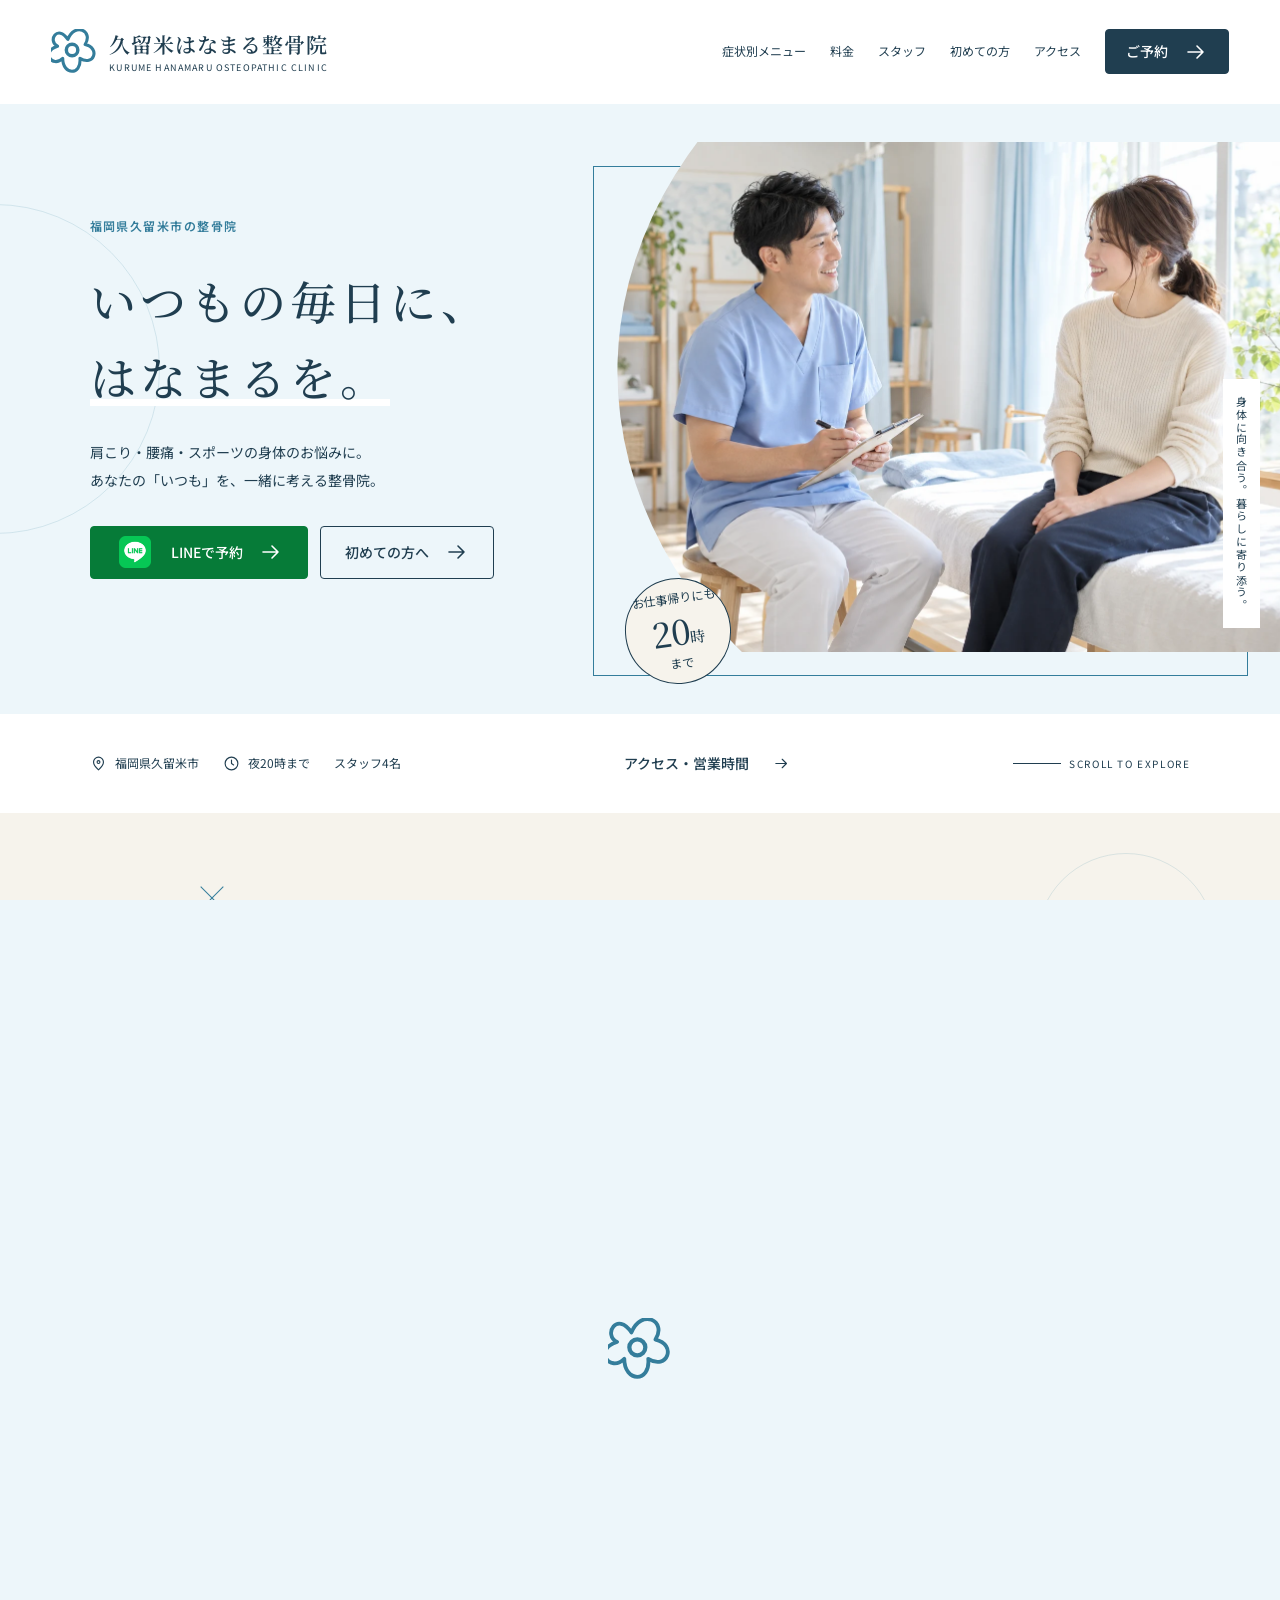
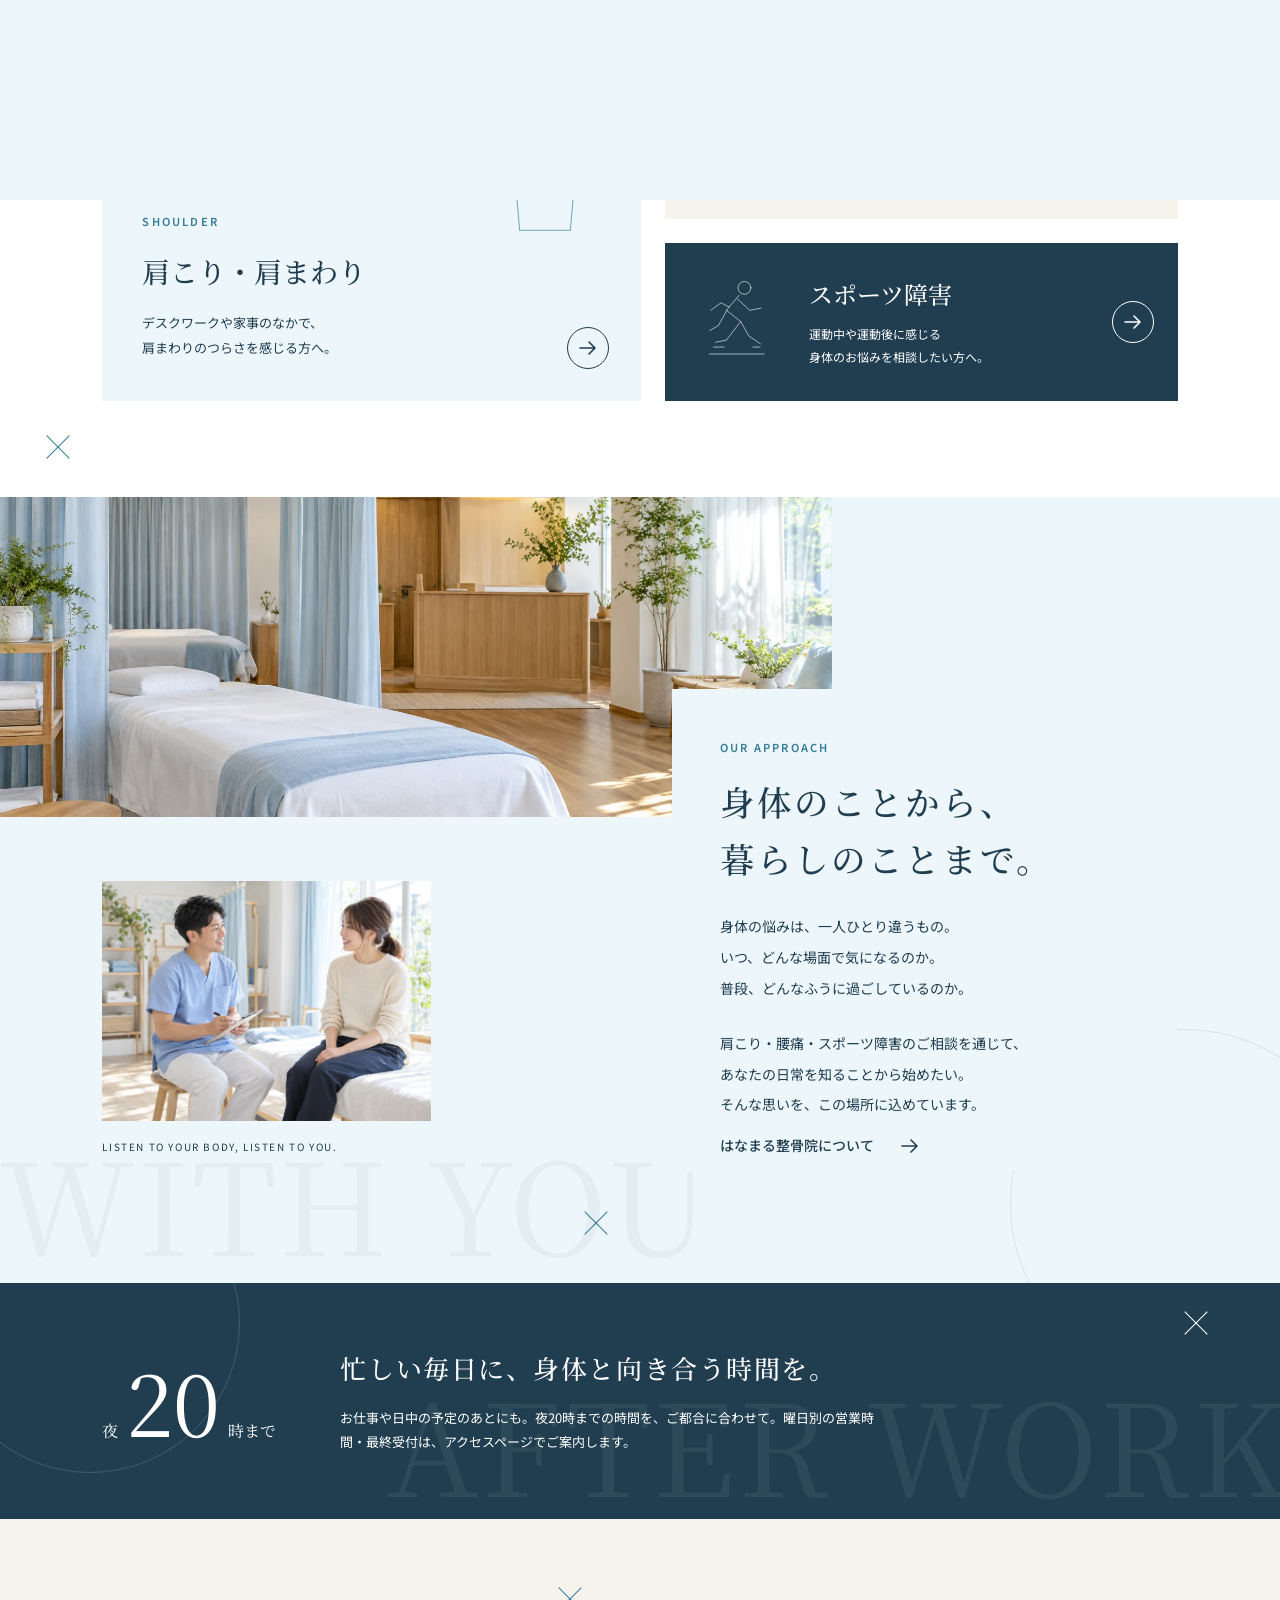
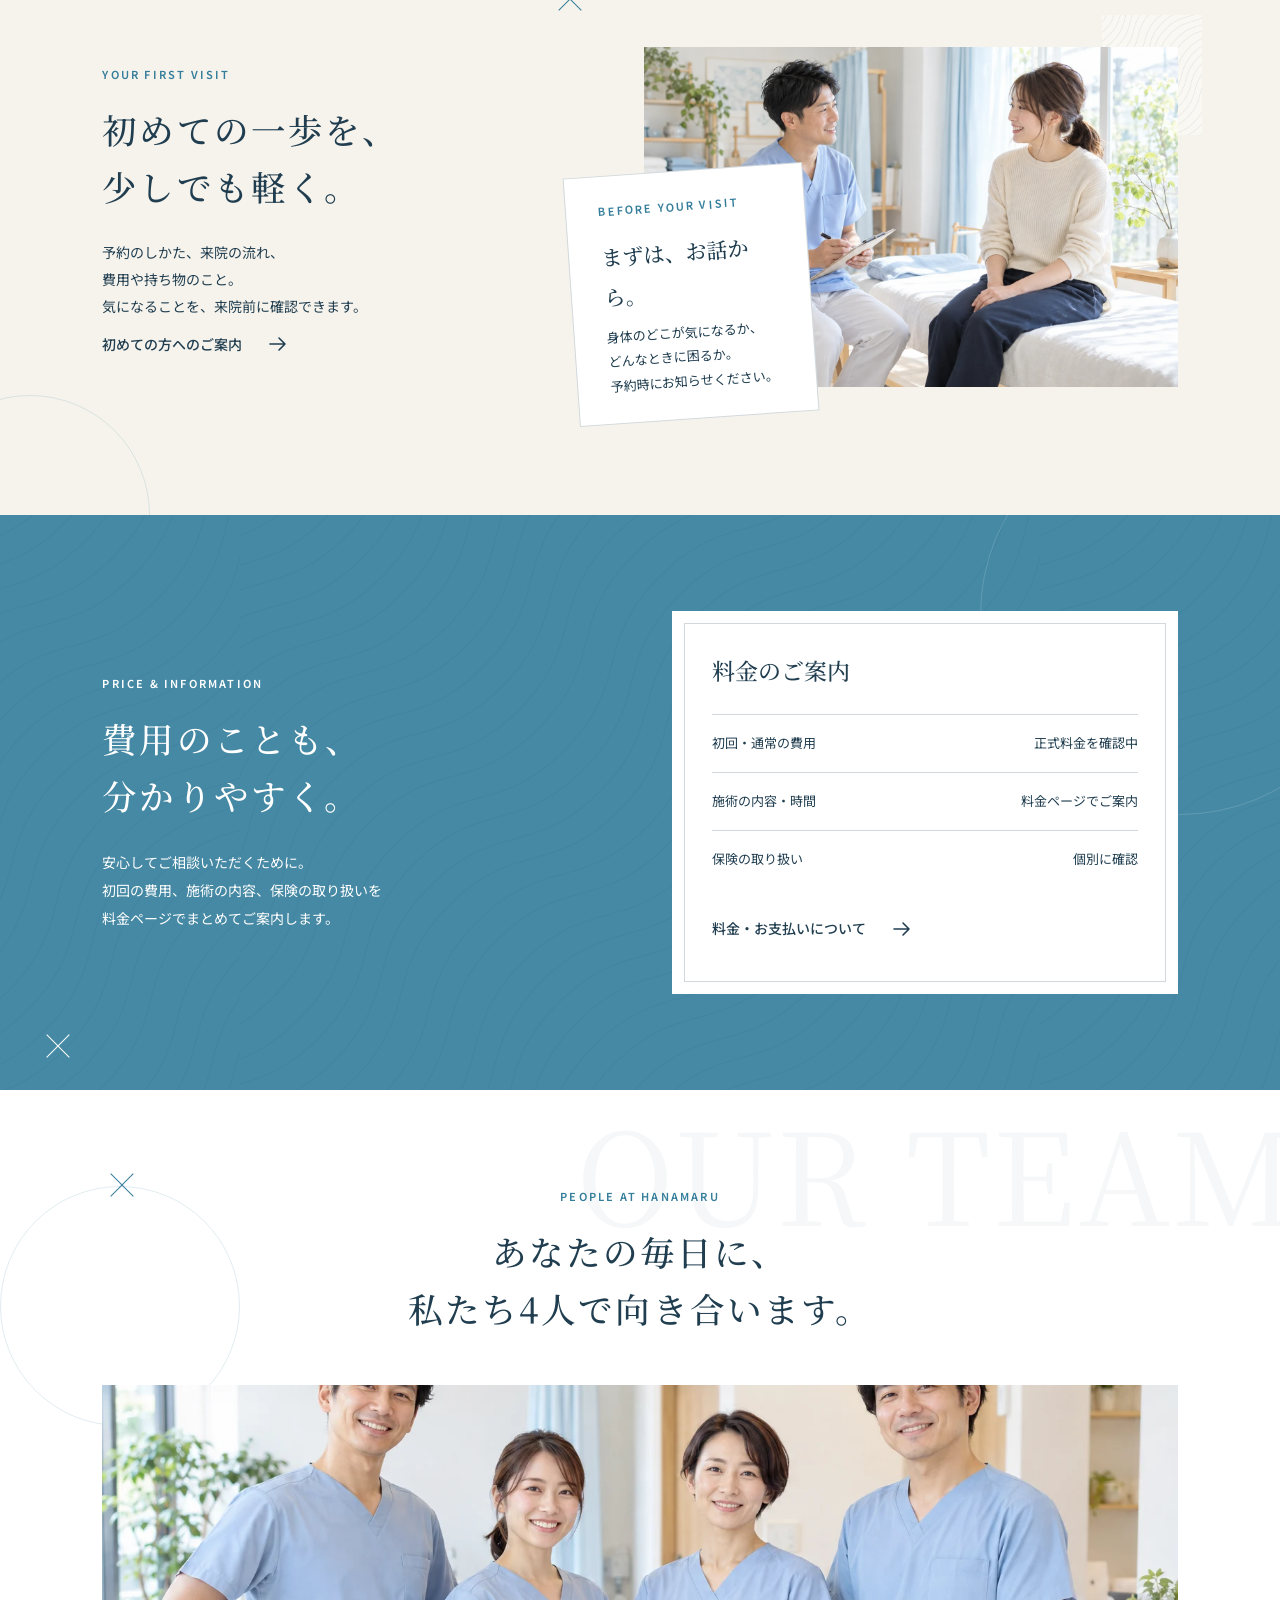
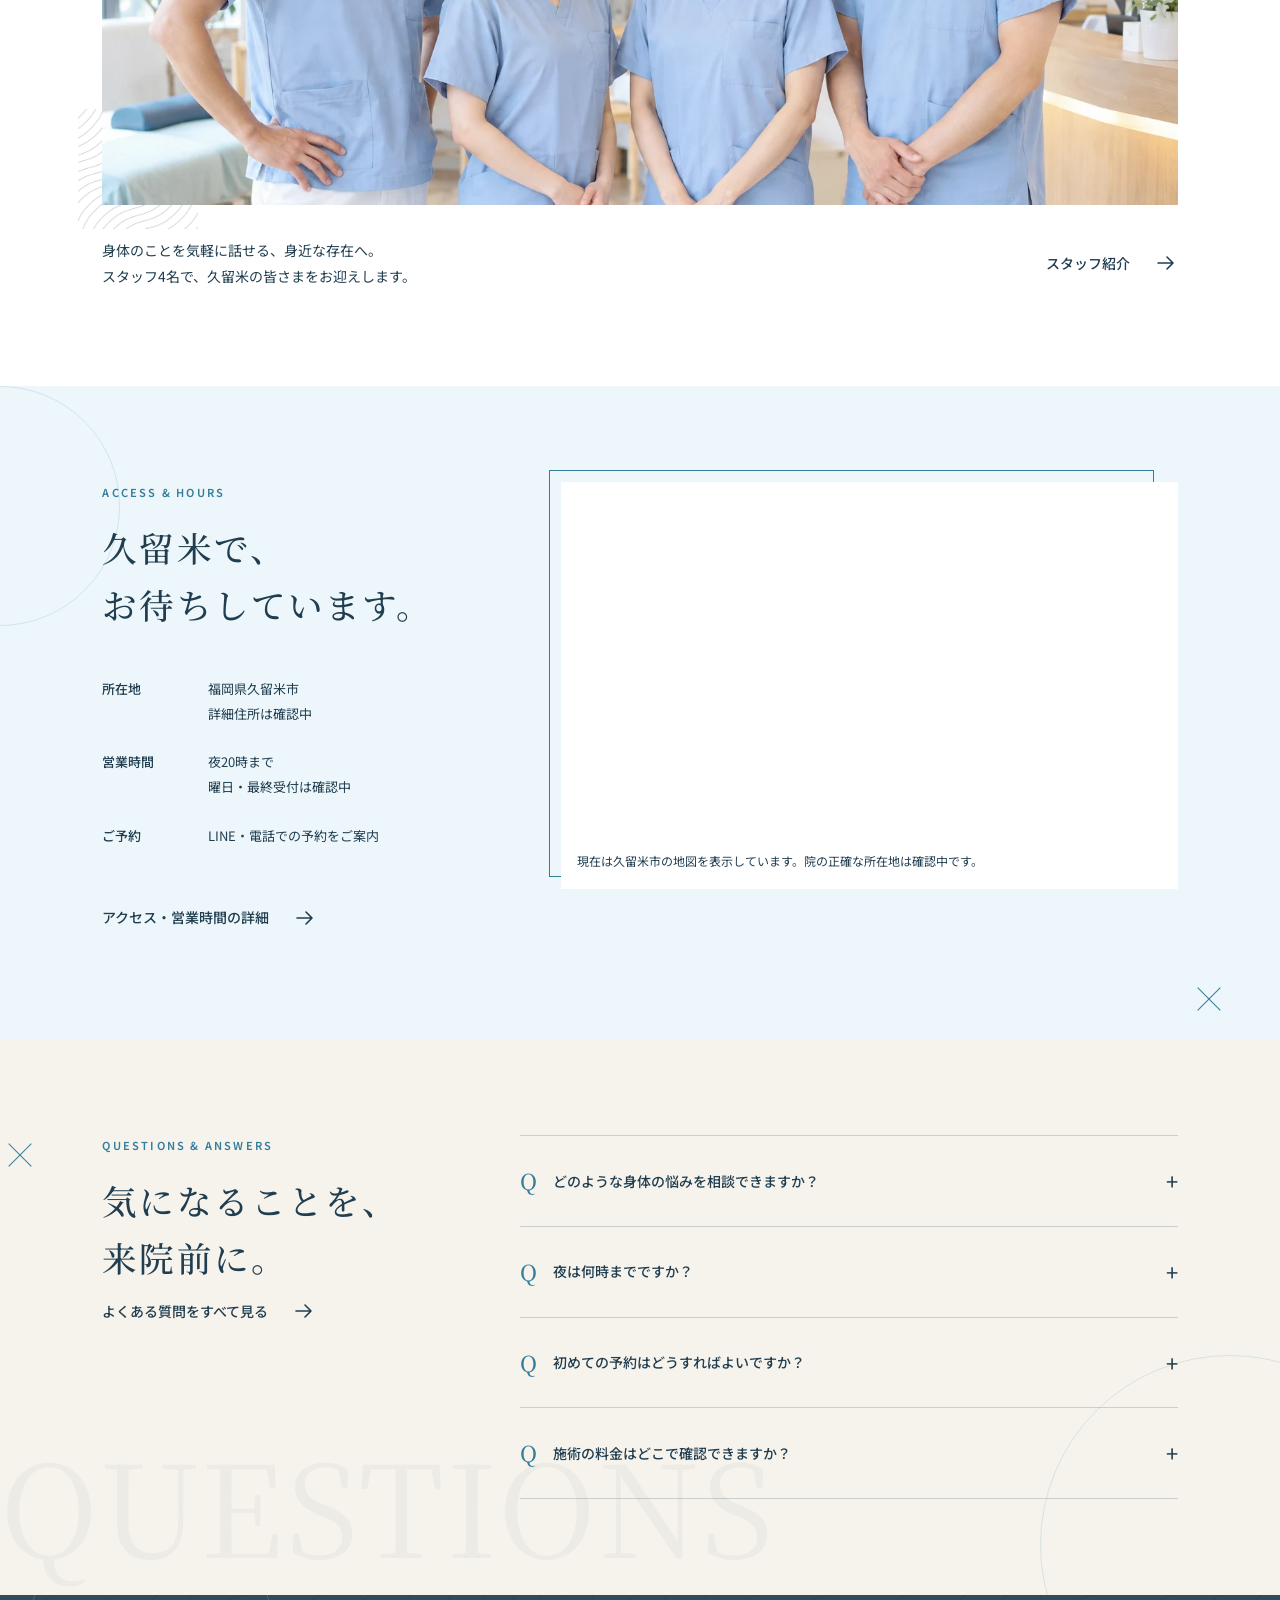
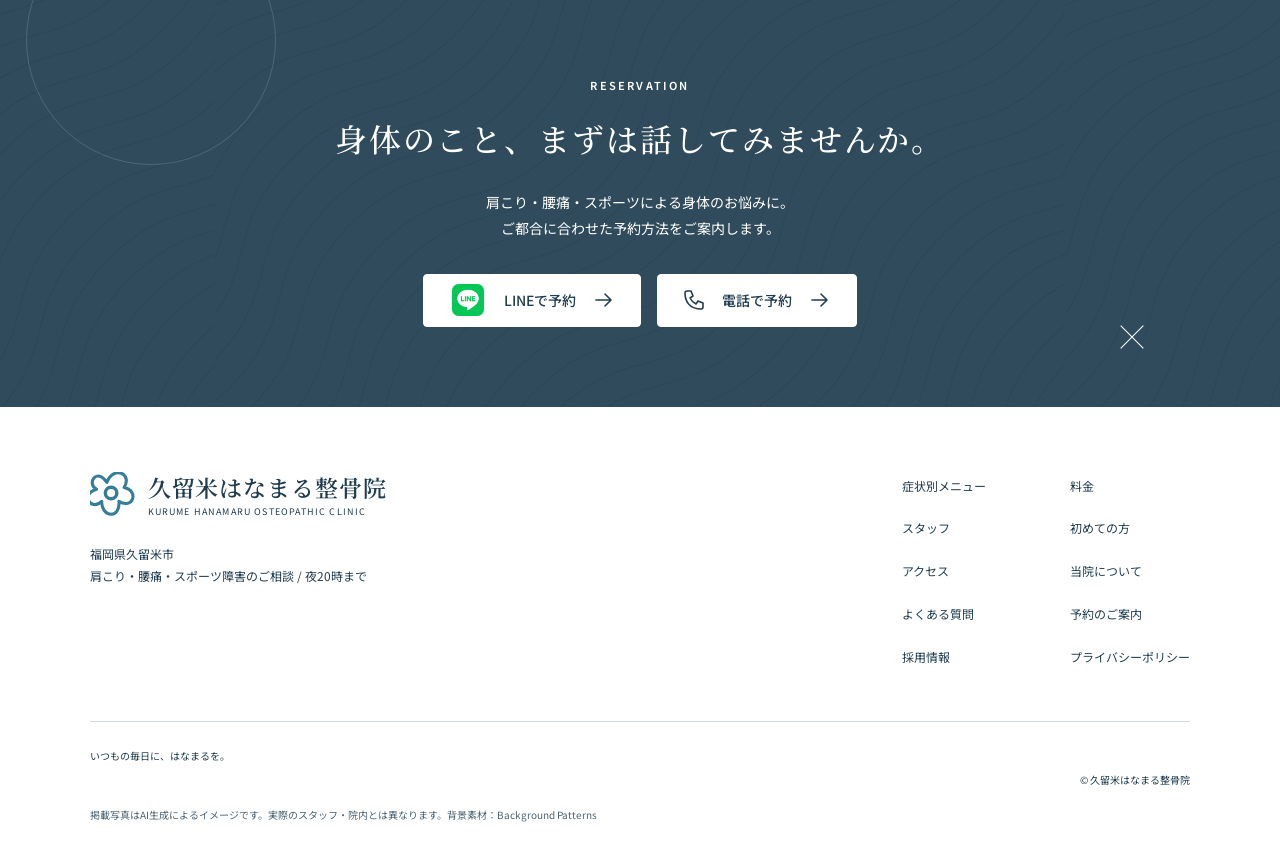
<file: index.HTML>
<!doctype html>
<html lang="ja"><head><meta charset="utf-8"><meta name="viewport" content="width=device-width,initial-scale=1"><title>久留米はなまる整骨院｜肩こり・腰痛・スポーツ障害のご相談</title><meta name="description" content="久留米はなまる整骨院は福岡県久留米市の整骨院。肩こり・腰痛・スポーツ障害のご相談に、スタッフ4名で対応。夜20時まで。料金・初めての方・予約方法をご案内します。"><meta name="robots" content="noindex,nofollow"><meta name="theme-color" content="#edf6fa"><meta property="og:type" content="website"><meta property="og:locale" content="ja_JP"><meta property="og:site_name" content="久留米はなまる整骨院"><meta property="og:title" content="久留米はなまる整骨院｜肩こり・腰痛・スポーツ障害のご相談"><meta property="og:description" content="久留米はなまる整骨院は福岡県久留米市の整骨院。肩こり・腰痛・スポーツ障害のご相談に、スタッフ4名で対応。夜20時まで。料金・初めての方・予約方法をご案内します。"><meta name="twitter:card" content="summary_large_image"><link rel="icon" type="image/svg+xml" href="images/favicon.svg"><link rel="preconnect" href="https://fonts.googleapis.com"><link rel="preconnect" href="https://fonts.gstatic.com" crossorigin><link rel="stylesheet" href="style.CSS"><script src="script.JS" defer></script><script type="application/ld+json">{"@context": "https://schema.org", "@graph": [{"@type": "Organization", "name": "久留米はなまる整骨院", "areaServed": {"@type": "City", "name": "福岡県久留米市"}}, {"@type": "WebPage", "name": "久留米はなまる整骨院｜肩こり・腰痛・スポーツ障害のご相談", "description": "久留米はなまる整骨院は福岡県久留米市の整骨院。肩こり・腰痛・スポーツ障害のご相談に、スタッフ4名で対応。夜20時まで。料金・初めての方・予約方法をご案内します。", "inLanguage": "ja"}, {"@type": "FAQPage", "mainEntity": [{"@type": "Question", "name": "どのような身体の悩みを相談できますか？", "acceptedAnswer": {"@type": "Answer", "text": "肩こり・腰痛・スポーツによる身体のお悩みをご相談いただけます。症状別ページでも、相談内容をご案内しています。"}}, {"@type": "Question", "name": "夜は何時までですか？", "acceptedAnswer": {"@type": "Answer", "text": "夜20時までです。曜日別の営業時間と最終受付時刻は確認中です。公開後はアクセス・営業時間ページでご案内します。"}}, {"@type": "Question", "name": "初めての予約はどうすればよいですか？", "acceptedAnswer": {"@type": "Answer", "text": "LINEまたは電話での予約をご案内する予定です。現在、正式な連絡先を確認中です。予約ページで各方法と予約確定までの流れをご確認いただけます。"}}, {"@type": "Question", "name": "施術の料金はどこで確認できますか？", "acceptedAnswer": {"@type": "Answer", "text": "料金ページに初回・通常の費用と含まれる内容を掲載する予定です。現在は正式な料金を確認中のため、金額は掲載していません。"}}]}]}</script></head><body><a class="skip" href="#main">本文へ移動</a><header class="site-header"><a class="brand" href="index.HTML" aria-label="久留米はなまる整骨院 TOP"><svg class="brand-mark" viewBox="0 0 24 24" aria-hidden="true"><path d="M12 6C6-3 0 7 6 10c-10 3-3 13 3 7 0 10 11 10 10 0 8 5 12-6 3-8 5-8-6-13-10-3Z" transform="translate(-2 0) scale(.9)"/><circle cx="11" cy="11" r="3"/></svg><span class="brand-name">久留米はなまる整骨院<small>KURUME HANAMARU OSTEOPATHIC CLINIC</small></span></a><nav class="desktop-nav" aria-label="メインナビゲーション"><a href="menu.html">症状別メニュー</a><a href="prices.html">料金</a><a href="staff.html">スタッフ</a><a href="first.html">初めての方</a><a href="access.html">アクセス</a><a class="btn header-reserve" href="reservation.html">ご予約<svg class="" viewBox="0 0 24 24" aria-hidden="true"><path d="M4 12h15M13 6l6 6-6 6"/></svg></a></nav><button class="menu-toggle" aria-expanded="false" aria-controls="mobile-menu"><svg class="" viewBox="0 0 24 24" aria-hidden="true"><path d="M4 7h16M4 12h16M4 17h16"/></svg><span class="menu-label">メニュー</span></button></header><nav class="mobile-nav" id="mobile-menu" aria-label="モバイルナビゲーション" hidden><div class="mobile-nav-links"><a href="menu.html">症状別メニュー</a><a href="prices.html">料金</a><a href="staff.html">スタッフ</a><a href="first.html">初めての方</a><a href="access.html">アクセス</a><a href="about.html">当院について</a><a href="faq.html">よくある質問</a><a href="reservation.html">予約のご案内</a></div><p>福岡県久留米市 / 夜20時まで</p><div class="button-row"><a class="btn " href="reservation.html">予約のご案内<svg class="" viewBox="0 0 24 24" aria-hidden="true"><path d="M4 12h15M13 6l6 6-6 6"/></svg></a></div></nav><main id="main">
<section class="hero"><span class="orb" aria-hidden="true"></span><div class="hero-layout"><div class="hero-copy"><span class="eyebrow">福岡県久留米市の整骨院</span><h1>いつもの毎日に、<br><span class="accent">はなまるを。</span></h1><p class="hero-lead">肩こり・腰痛・スポーツの身体のお悩みに。<br>あなたの「いつも」を、一緒に考える整骨院。</p><div class="button-row"><a class="btn line" href="reservation.html#by-line"><div class="line-logo" aria-hidden="true"></div>LINEで予約<svg class="" viewBox="0 0 24 24" aria-hidden="true"><path d="M4 12h15M13 6l6 6-6 6"/></svg></a><a class="btn outline" href="first.html">初めての方へ<svg class="" viewBox="0 0 24 24" aria-hidden="true"><path d="M4 12h15M13 6l6 6-6 6"/></svg></a></div></div><div class="hero-image-wrap"><div class="photo hero-photo " role="img" aria-label="明るい施術スペースで身体の悩みについて話す様子"></div><span class="vertical-note">身体に向き合う。暮らしに寄り添う。</span><div class="hero-seal"><span>お仕事帰りにも</span><b>20<small>時</small></b><span>まで</span></div></div></div><div class="hero-bottom"><p><span><svg class="" viewBox="0 0 24 24" aria-hidden="true"><path d="M19 10c0 5-7 11-7 11S5 15 5 10a7 7 0 0 1 14 0Z"/><circle cx="12" cy="10" r="2"/></svg>福岡県久留米市</span><span><svg class="" viewBox="0 0 24 24" aria-hidden="true"><circle cx="12" cy="12" r="9"/><path d="M12 7v5l3 2"/></svg>夜20時まで</span><span>スタッフ4名</span></p><a class="text-link" href="access.html">アクセス・営業時間<svg class="" viewBox="0 0 24 24" aria-hidden="true"><path d="M4 12h15M13 6l6 6-6 6"/></svg></a><span class="hero-scroll">SCROLL TO EXPLORE</span></div></section>
<section class="section intro-section"><span class="orb" aria-hidden="true"></span><span class="small-spark" aria-hidden="true"></span><span class="ribbon" aria-hidden="true">Everyday, Hanamaru.</span><div class="reading reveal"><svg class="intro-flower" viewBox="0 0 24 24" aria-hidden="true"><path d="M12 6C6-3 0 7 6 10c-10 3-3 13 3 7 0 10 11 10 10 0 8 5 12-6 3-8 5-8-6-13-10-3Z" transform="translate(-2 0) scale(.9)"/><circle cx="11" cy="11" r="3"/></svg><span class="eyebrow">OUR MESSAGE</span><h2>身体が気になる日も、<br>気軽に話せる場所でありたい。</h2><p>仕事に集中したい。家事を気持ちよくこなしたい。<br>好きなスポーツを、これからも楽しみたい。<br>そんな日常のなかで感じる、肩や腰、身体の悩み。<br>久留米はなまる整骨院は、あなたの毎日に寄り添います。</p><div class="intro-line" aria-hidden="true"></div></div></section>
<section class="section symptoms"><span class="orb" aria-hidden="true"></span><span class="small-spark" aria-hidden="true"></span><span class="ribbon" aria-hidden="true">CARE</span><div class="wrap"><div class="topline reveal"><div><span class="eyebrow">FIND YOUR CARE</span><h2>気になるお悩みから。</h2></div><p>いま気になっている身体のこと。<br>近いお悩みからご覧ください。</p></div><div class="symptom-composition reveal"><a class="symptom-large" href="shoulder.html"><svg class="body-art" viewBox="0 0 120 180" aria-hidden="true"><circle cx="60" cy="27" r="15"/><path d="M50 41v14L26 65l-9 43M70 41v14l24 10 9 43M30 80l6 69M90 80l-6 69M36 149h48M48 56l12 12 12-12"/><circle cx="85" cy="65" r="17"/><path d="M80 65h10M85 60v10"/></svg><span class="eyebrow">SHOULDER</span><h3>肩こり・肩まわり</h3><p>デスクワークや家事のなかで、<br>肩まわりのつらさを感じる方へ。</p><span class="arrow-circle"><svg class="" viewBox="0 0 24 24" aria-hidden="true"><path d="M4 12h15M13 6l6 6-6 6"/></svg></span></a><div class="symptom-side"><a class="symptom-small" href="back.html"><svg class="body-art" viewBox="0 0 120 180" aria-hidden="true"><circle cx="60" cy="24" r="13"/><path d="M48 39l-16 20 9 57-8 44M72 39l16 20-9 57 8 44M47 160l13-44 13 44M60 41v65M32 61l-12 43M88 61l12 43"/><ellipse cx="60" cy="99" rx="22" ry="12"/><path d="M55 99h10M60 94v10"/></svg><div><h3>腰痛・腰まわり</h3><p>座る、立つ、動く。<br>日常の腰の不調が気になる方へ。</p></div><span class="arrow-circle"><svg class="" viewBox="0 0 24 24" aria-hidden="true"><path d="M4 12h15M13 6l6 6-6 6"/></svg></span></a><a class="symptom-small" href="sports.html"><svg class="body-art" viewBox="0 0 120 180" aria-hidden="true"><circle cx="74" cy="26" r="12"/><path d="m64 40-24 28 27 21 15 27 22 15M41 68 25 97 9 106M45 62l-15-8-19 14M61 47l23 21 21-4M67 89l-27 35-20 4"/><path d="M8 150h103M16 137h20M90 137h13"/></svg><div><h3>スポーツ障害</h3><p>運動中や運動後に感じる<br>身体のお悩みを相談したい方へ。</p></div><span class="arrow-circle"><svg class="" viewBox="0 0 24 24" aria-hidden="true"><path d="M4 12h15M13 6l6 6-6 6"/></svg></span></a></div></div></div></section>
<section class="section philosophy"><div class="photo-band photo" role="img" aria-label="自然光が入る清潔な施術スペース"></div><span class="orb" aria-hidden="true"></span><span class="small-spark" aria-hidden="true"></span><span class="ribbon" aria-hidden="true">WITH YOU</span><div class="wrap"><div class="philosophy-left"><div class="photo hero-photo " role="img" aria-label="身体の悩みを聞く相談風景"></div><p class="caption">LISTEN TO YOUR BODY, LISTEN TO YOU.</p></div><div class="philosophy-right reveal"><span class="eyebrow">OUR APPROACH</span><h2>身体のことから、<br>暮らしのことまで。</h2><p>身体の悩みは、一人ひとり違うもの。<br>いつ、どんな場面で気になるのか。<br>普段、どんなふうに過ごしているのか。</p><p>肩こり・腰痛・スポーツ障害のご相談を通じて、<br>あなたの日常を知ることから始めたい。<br>そんな思いを、この場所に込めています。</p><a class="text-link" href="about.html">はなまる整骨院について<svg class="" viewBox="0 0 24 24" aria-hidden="true"><path d="M4 12h15M13 6l6 6-6 6"/></svg></a></div></div></section>
<section class="night-strip"><span class="orb" aria-hidden="true"></span><span class="small-spark" aria-hidden="true"></span><span class="ribbon" aria-hidden="true">AFTER WORK</span><div class="wrap reveal"><div class="night-clock"><span>夜</span><strong>20</strong><span>時まで</span></div><div class="night-copy"><h2>忙しい毎日に、身体と向き合う時間を。</h2><p>お仕事や日中の予定のあとにも。夜20時までの時間を、ご都合に合わせて。曜日別の営業時間・最終受付は、アクセスページでご案内します。</p></div></div></section>
<section class="section first-section"><span class="orb" aria-hidden="true"></span><span class="small-spark" aria-hidden="true"></span><span class="ribbon" aria-hidden="true"></span><div class="wrap first-layout"><div class="first-copy reveal"><span class="eyebrow">YOUR FIRST VISIT</span><h2>初めての一歩を、<br>少しでも軽く。</h2><p>予約のしかた、来院の流れ、<br>費用や持ち物のこと。<br>気になることを、来院前に確認できます。</p><a class="text-link" href="first.html">初めての方へのご案内<svg class="" viewBox="0 0 24 24" aria-hidden="true"><path d="M4 12h15M13 6l6 6-6 6"/></svg></a></div><div class="first-visual reveal"><div class="photo hero-photo " role="img" aria-label="相談する来院者とスタッフ"></div><div class="note-paper"><span class="eyebrow">BEFORE YOUR VISIT</span><span class="serif">まずは、お話から。</span><p>身体のどこが気になるか、<br>どんなときに困るか。<br>予約時にお知らせください。</p></div></div></div></section>
<section class="section price-section"><span class="pattern" aria-hidden="true"></span><span class="orb" aria-hidden="true"></span><span class="small-spark" aria-hidden="true"></span><span class="ribbon" aria-hidden="true"></span><div class="wrap price-layout"><div class="price-copy reveal"><span class="eyebrow">PRICE & INFORMATION</span><h2>費用のことも、<br>分かりやすく。</h2><p>安心してご相談いただくために。<br>初回の費用、施術の内容、保険の取り扱いを<br>料金ページでまとめてご案内します。</p></div><div class="price-preview reveal"><h3>料金のご案内</h3><dl><div><dt>初回・通常の費用</dt><dd>正式料金を確認中</dd></div><div><dt>施術の内容・時間</dt><dd>料金ページでご案内</dd></div><div><dt>保険の取り扱い</dt><dd>個別に確認</dd></div></dl><a class="text-link" href="prices.html">料金・お支払いについて<svg class="" viewBox="0 0 24 24" aria-hidden="true"><path d="M4 12h15M13 6l6 6-6 6"/></svg></a></div></div></section>
<section class="section staff-section"><span class="orb" aria-hidden="true"></span><span class="small-spark" aria-hidden="true"></span><span class="ribbon" aria-hidden="true">OUR TEAM</span><div class="wrap"><div class="heading-centered reveal"><span class="eyebrow">PEOPLE AT HANAMARU</span><h2>あなたの毎日に、<br>私たち4人で向き合います。</h2></div><div class="staff-panorama photo team-photo reveal" role="img" aria-label="明るい院内に並ぶ4名のスタッフのイメージ"></div><div class="staff-bottom reveal"><p>身体のことを気軽に話せる、身近な存在へ。<br>スタッフ4名で、久留米の皆さまをお迎えします。</p><a class="text-link" href="staff.html">スタッフ紹介<svg class="" viewBox="0 0 24 24" aria-hidden="true"><path d="M4 12h15M13 6l6 6-6 6"/></svg></a></div></div></section>
<section class="section access-section"><span class="orb" aria-hidden="true"></span><span class="small-spark" aria-hidden="true"></span><span class="ribbon" aria-hidden="true"></span><div class="wrap access-layout"><div class="access-copy reveal"><span class="eyebrow">ACCESS & HOURS</span><h2>久留米で、<br>お待ちしています。</h2><dl class="info-list"><div><dt>所在地</dt><dd data-address>福岡県久留米市<br>詳細住所は確認中</dd></div><div><dt>営業時間</dt><dd>夜20時まで<br>曜日・最終受付は確認中</dd></div><div><dt>ご予約</dt><dd>LINE・電話での予約をご案内</dd></div></dl><a class="text-link" href="access.html">アクセス・営業時間の詳細<svg class="" viewBox="0 0 24 24" aria-hidden="true"><path d="M4 12h15M13 6l6 6-6 6"/></svg></a></div><div class="access-map reveal"><div class="map-frame"><iframe class="map" title="福岡県久留米市のGoogleマップ（院所在地は確認中）" src="https://maps.google.com/maps?q=%E7%A6%8F%E5%B2%A1%E7%9C%8C%E4%B9%85%E7%95%99%E7%B1%B3%E5%B8%82&output=embed" loading="lazy" referrerpolicy="no-referrer-when-downgrade" allowfullscreen></iframe><p class="map-caption">現在は久留米市の地図を表示しています。院の正確な所在地は確認中です。</p></div></div></div></section>
<section class="section faq-section"><span class="orb" aria-hidden="true"></span><span class="small-spark" aria-hidden="true"></span><span class="ribbon" aria-hidden="true">QUESTIONS</span><div class="wrap faq-layout"><div class="reveal"><span class="eyebrow">QUESTIONS & ANSWERS</span><h2>気になることを、<br>来院前に。</h2><a class="text-link" href="faq.html">よくある質問をすべて見る<svg class="" viewBox="0 0 24 24" aria-hidden="true"><path d="M4 12h15M13 6l6 6-6 6"/></svg></a></div><div class="reveal"><div class="faq-list"><details><summary>どのような身体の悩みを相談できますか？</summary><p>肩こり・腰痛・スポーツによる身体のお悩みをご相談いただけます。症状別ページでも、相談内容をご案内しています。</p></details><details><summary>夜は何時までですか？</summary><p>夜20時までです。曜日別の営業時間と最終受付時刻は確認中です。公開後はアクセス・営業時間ページでご案内します。</p></details><details><summary>初めての予約はどうすればよいですか？</summary><p>LINEまたは電話での予約をご案内する予定です。現在、正式な連絡先を確認中です。予約ページで各方法と予約確定までの流れをご確認いただけます。</p></details><details><summary>施術の料金はどこで確認できますか？</summary><p>料金ページに初回・通常の費用と含まれる内容を掲載する予定です。現在は正式な料金を確認中のため、金額は掲載していません。</p></details></div></div></div></section>
<section class="reservation-banner"><span class="pattern" aria-hidden="true"></span><span class="orb" aria-hidden="true"></span><span class="small-spark" aria-hidden="true"></span><span class="ribbon" aria-hidden="true"></span><div class="reading"><span class="eyebrow">RESERVATION</span><h2>身体のこと、<br class="mobile-break">まずは話してみませんか。</h2><p>肩こり・腰痛・スポーツによる身体のお悩みに。<br>ご都合に合わせた予約方法をご案内します。</p><div class="button-row"><a class="btn white" href="reservation.html#by-line"><div class="line-logo" aria-hidden="true"></div>LINEで予約<svg class="" viewBox="0 0 24 24" aria-hidden="true"><path d="M4 12h15M13 6l6 6-6 6"/></svg></a><a class="btn outline-white white" href="reservation.html#by-phone"><svg class="" viewBox="0 0 24 24" aria-hidden="true"><path d="M5 3h4l2 5-3 2c1.5 3 3 4.5 6 6l2-3 5 2v4c0 1-1 2-2 2C9 21 3 15 3 5c0-1 1-2 2-2Z"/></svg>電話で予約<svg class="" viewBox="0 0 24 24" aria-hidden="true"><path d="M4 12h15M13 6l6 6-6 6"/></svg></a></div></div></section></main><footer class="site-footer"><div class="footer-main"><div><a class="brand" href="index.HTML" aria-label="久留米はなまる整骨院 TOP"><svg class="brand-mark" viewBox="0 0 24 24" aria-hidden="true"><path d="M12 6C6-3 0 7 6 10c-10 3-3 13 3 7 0 10 11 10 10 0 8 5 12-6 3-8 5-8-6-13-10-3Z" transform="translate(-2 0) scale(.9)"/><circle cx="11" cy="11" r="3"/></svg><span class="brand-name">久留米はなまる整骨院<small>KURUME HANAMARU OSTEOPATHIC CLINIC</small></span></a><p>福岡県久留米市<br>肩こり・腰痛・スポーツ障害のご相談 / 夜20時まで</p></div><nav class="footer-links" aria-label="フッターナビゲーション"><a href="menu.html">症状別メニュー</a><a href="prices.html">料金</a><a href="staff.html">スタッフ</a><a href="first.html">初めての方</a><a href="access.html">アクセス</a><a href="about.html">当院について</a><a href="faq.html">よくある質問</a><a href="reservation.html">予約のご案内</a><a href="recruit.html">採用情報</a><a href="privacy.html">プライバシーポリシー</a></nav></div><div class="footer-bottom"><p>いつもの毎日に、はなまるを。</p><p>© 久留米はなまる整骨院</p></div><p class="photo-disclaimer">掲載写真はAI生成によるイメージです。実際のスタッフ・院内とは異なります。背景素材：<a href="https://background-patterns.co/templates/subtle-wavy-line-pattern-with-gentle-flow" target="_blank" rel="noopener noreferrer">Background Patterns</a></p></footer><div class="mobile-cta" aria-label="予約へのショートカット"><a href="reservation.html#by-phone"><svg class="" viewBox="0 0 24 24" aria-hidden="true"><path d="M5 3h4l2 5-3 2c1.5 3 3 4.5 6 6l2-3 5 2v4c0 1-1 2-2 2C9 21 3 15 3 5c0-1 1-2 2-2Z"/></svg>電話で予約</a><a href="reservation.html#by-line"><div class="line-logo" aria-hidden="true"></div>LINEで予約</a></div><div class="transition-curtain" aria-hidden="true"><svg class="" viewBox="0 0 24 24" aria-hidden="true"><path d="M12 6C6-3 0 7 6 10c-10 3-3 13 3 7 0 10 11 10 10 0 8 5 12-6 3-8 5-8-6-13-10-3Z" transform="translate(-2 0) scale(.9)"/><circle cx="11" cy="11" r="3"/></svg></div></body></html>
</file>
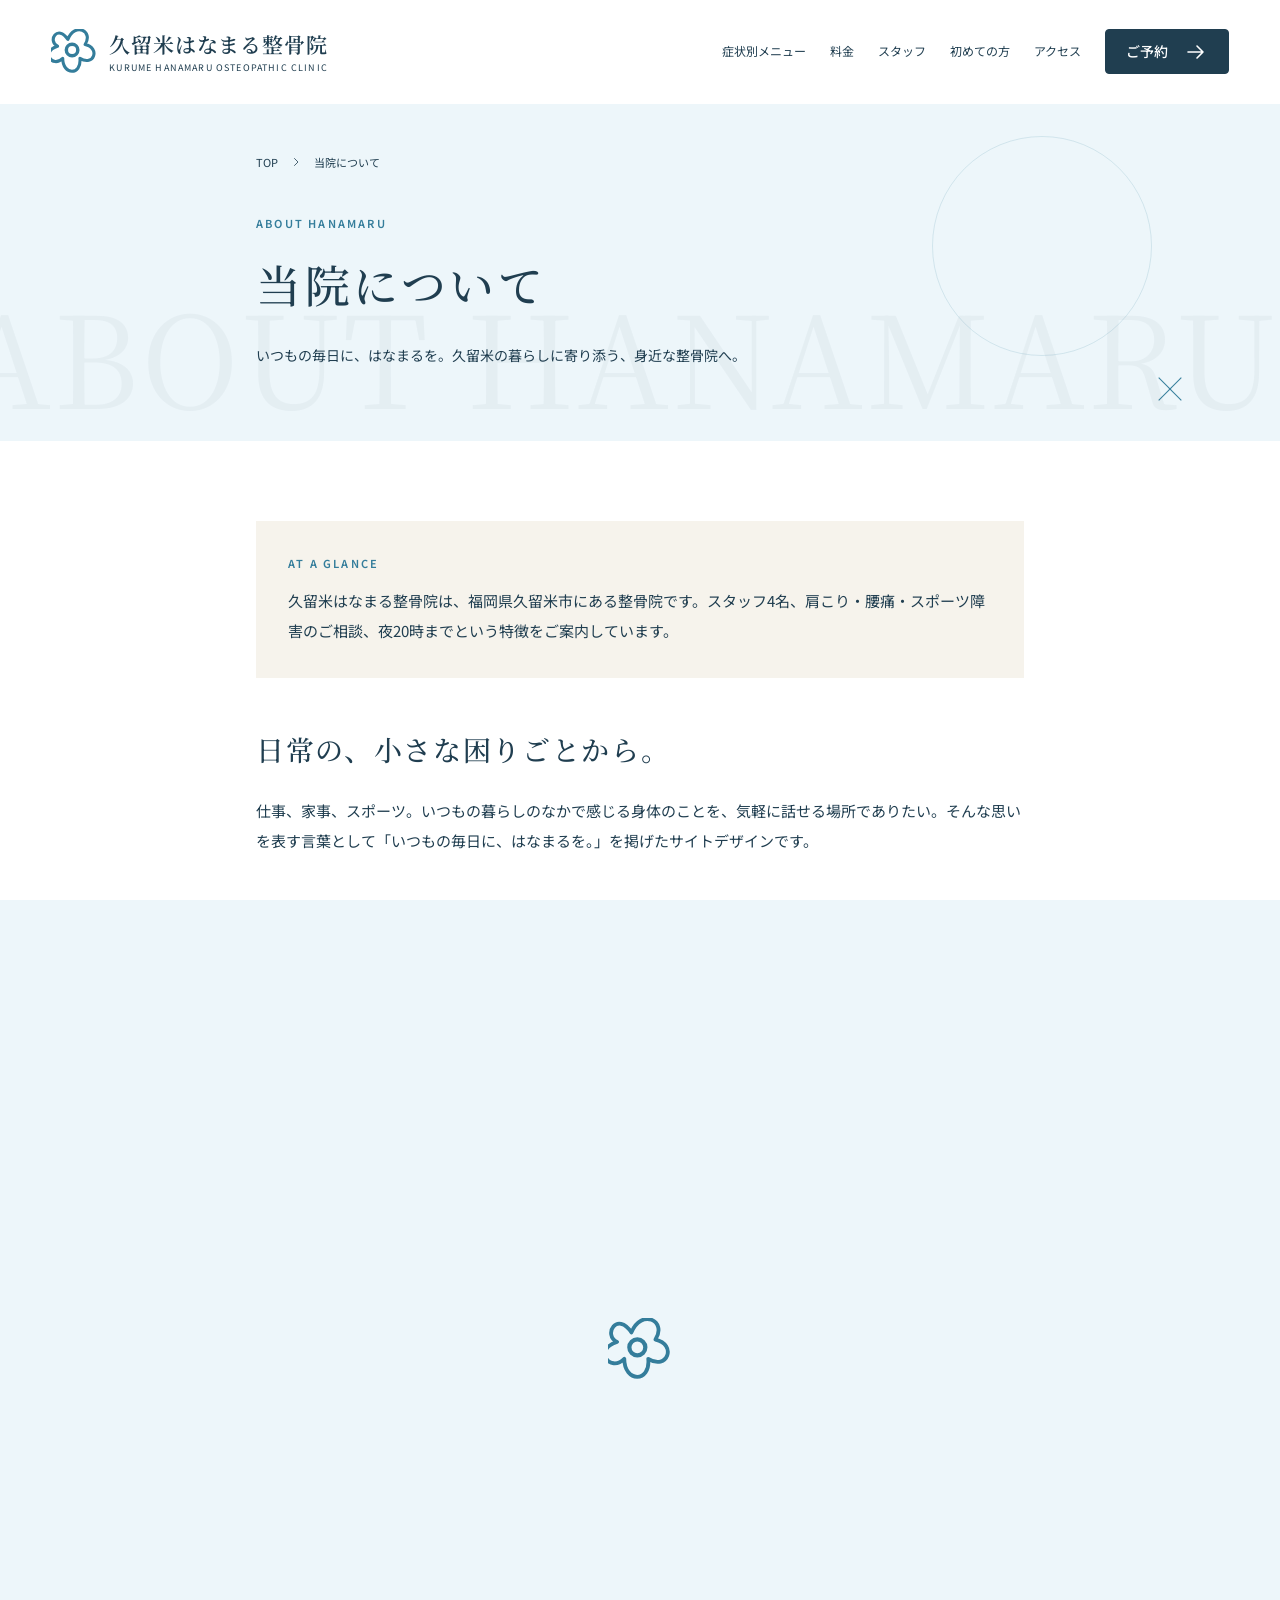
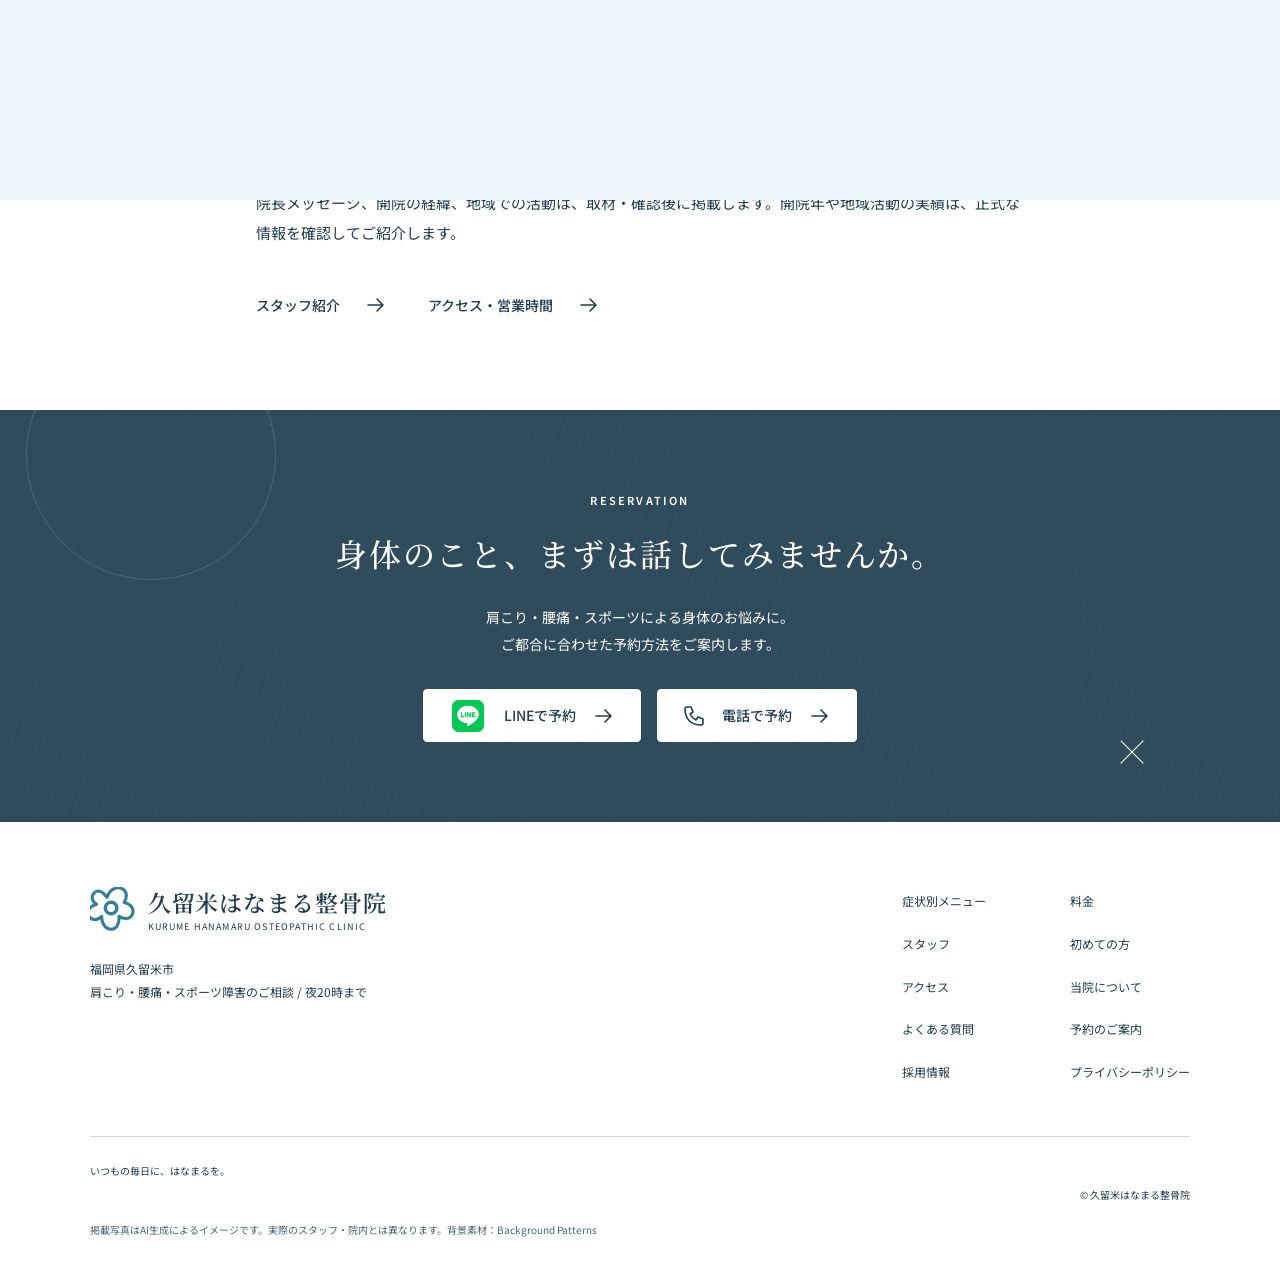
<file: about.html>
<!doctype html>
<html lang="ja"><head><meta charset="utf-8"><meta name="viewport" content="width=device-width,initial-scale=1"><title>当院について｜久留米はなまる整骨院</title><meta name="description" content="いつもの毎日に、はなまるを。久留米の暮らしに寄り添う、身近な整骨院へ。"><meta name="robots" content="noindex,nofollow"><meta name="theme-color" content="#edf6fa"><meta property="og:type" content="website"><meta property="og:locale" content="ja_JP"><meta property="og:site_name" content="久留米はなまる整骨院"><meta property="og:title" content="当院について｜久留米はなまる整骨院"><meta property="og:description" content="いつもの毎日に、はなまるを。久留米の暮らしに寄り添う、身近な整骨院へ。"><meta name="twitter:card" content="summary_large_image"><link rel="icon" type="image/svg+xml" href="images/favicon.svg"><link rel="preconnect" href="https://fonts.googleapis.com"><link rel="preconnect" href="https://fonts.gstatic.com" crossorigin><link rel="stylesheet" href="style.CSS"><script src="script.JS" defer></script><script type="application/ld+json">{"@context": "https://schema.org", "@graph": [{"@type": "Organization", "name": "久留米はなまる整骨院", "areaServed": {"@type": "City", "name": "福岡県久留米市"}}, {"@type": "WebPage", "name": "当院について｜久留米はなまる整骨院", "description": "いつもの毎日に、はなまるを。久留米の暮らしに寄り添う、身近な整骨院へ。", "inLanguage": "ja"}, {"@type": "BreadcrumbList", "itemListElement": [{"@type": "ListItem", "position": 1, "name": "TOP", "item": "index.HTML"}, {"@type": "ListItem", "position": 2, "name": "当院について", "item": "about.html"}]}]}</script></head><body><a class="skip" href="#main">本文へ移動</a><header class="site-header"><a class="brand" href="index.HTML" aria-label="久留米はなまる整骨院 TOP"><svg class="brand-mark" viewBox="0 0 24 24" aria-hidden="true"><path d="M12 6C6-3 0 7 6 10c-10 3-3 13 3 7 0 10 11 10 10 0 8 5 12-6 3-8 5-8-6-13-10-3Z" transform="translate(-2 0) scale(.9)"/><circle cx="11" cy="11" r="3"/></svg><span class="brand-name">久留米はなまる整骨院<small>KURUME HANAMARU OSTEOPATHIC CLINIC</small></span></a><nav class="desktop-nav" aria-label="メインナビゲーション"><a href="menu.html">症状別メニュー</a><a href="prices.html">料金</a><a href="staff.html">スタッフ</a><a href="first.html">初めての方</a><a href="access.html">アクセス</a><a class="btn header-reserve" href="reservation.html">ご予約<svg class="" viewBox="0 0 24 24" aria-hidden="true"><path d="M4 12h15M13 6l6 6-6 6"/></svg></a></nav><button class="menu-toggle" aria-expanded="false" aria-controls="mobile-menu"><svg class="" viewBox="0 0 24 24" aria-hidden="true"><path d="M4 7h16M4 12h16M4 17h16"/></svg><span class="menu-label">メニュー</span></button></header><nav class="mobile-nav" id="mobile-menu" aria-label="モバイルナビゲーション" hidden><div class="mobile-nav-links"><a href="menu.html">症状別メニュー</a><a href="prices.html">料金</a><a href="staff.html">スタッフ</a><a href="first.html">初めての方</a><a href="access.html">アクセス</a><a href="about.html">当院について</a><a href="faq.html">よくある質問</a><a href="reservation.html">予約のご案内</a></div><p>福岡県久留米市 / 夜20時まで</p><div class="button-row"><a class="btn " href="reservation.html">予約のご案内<svg class="" viewBox="0 0 24 24" aria-hidden="true"><path d="M4 12h15M13 6l6 6-6 6"/></svg></a></div></nav><main id="main"><section class="page-top"><span class="orb" aria-hidden="true"></span><span class="small-spark" aria-hidden="true"></span><span class="ribbon" aria-hidden="true">ABOUT HANAMARU</span><div class="reading"><nav class="breadcrumb" aria-label="パンくずリスト"><a href="index.HTML">TOP</a><svg class="" viewBox="0 0 24 24" aria-hidden="true"><path d="m9 5 7 7-7 7"/></svg><span aria-current="page">当院について</span></nav><span class="eyebrow">ABOUT HANAMARU</span><h1>当院について</h1><p class="lead">いつもの毎日に、はなまるを。久留米の暮らしに寄り添う、身近な整骨院へ。</p></div></section><section class="page-content "><div class="reading"><div class="answer"><span class="eyebrow">AT A GLANCE</span><p>久留米はなまる整骨院は、福岡県久留米市にある整骨院です。スタッフ4名、肩こり・腰痛・スポーツ障害のご相談、夜20時までという特徴をご案内しています。</p></div><section class="content-block"><h2>日常の、小さな困りごとから。</h2><p>仕事、家事、スポーツ。いつもの暮らしのなかで感じる身体のことを、気軽に話せる場所でありたい。そんな思いを表す言葉として「いつもの毎日に、はなまるを。」を掲げたサイトデザインです。</p></section><div class="photo interior-photo article-photo" role="img" aria-label="自然光が入る明るい院内のイメージ"></div><section class="content-block"><h2>院の基本情報。</h2><dl class="info-list"><div><dt>院名</dt><dd>久留米はなまる整骨院</dd></div><div><dt>所在地</dt><dd data-address>福岡県久留米市（詳細住所は確認中）</dd></div><div><dt>スタッフ</dt><dd>4名</dd></div><div><dt>相談内容</dt><dd>肩こり・腰痛・スポーツ障害</dd></div><div><dt>営業時間</dt><dd>夜20時まで（曜日別・最終受付は確認中）</dd></div></dl></section><section class="content-block"><h2>院長の思い・歩み。</h2><p>院長メッセージ、開院の経緯、地域での活動は、取材・確認後に掲載します。開院年や地域活動の実績は、正式な情報を確認してご紹介します。</p></section><div class="related-links"><a class="text-link" href="staff.html">スタッフ紹介<svg class="" viewBox="0 0 24 24" aria-hidden="true"><path d="M4 12h15M13 6l6 6-6 6"/></svg></a><a class="text-link" href="access.html">アクセス・営業時間<svg class="" viewBox="0 0 24 24" aria-hidden="true"><path d="M4 12h15M13 6l6 6-6 6"/></svg></a></div></div></section><section class="reservation-banner"><span class="pattern" aria-hidden="true"></span><span class="orb" aria-hidden="true"></span><span class="small-spark" aria-hidden="true"></span><span class="ribbon" aria-hidden="true"></span><div class="reading"><span class="eyebrow">RESERVATION</span><h2>身体のこと、<br class="mobile-break">まずは話してみませんか。</h2><p>肩こり・腰痛・スポーツによる身体のお悩みに。<br>ご都合に合わせた予約方法をご案内します。</p><div class="button-row"><a class="btn white" href="reservation.html#by-line"><div class="line-logo" aria-hidden="true"></div>LINEで予約<svg class="" viewBox="0 0 24 24" aria-hidden="true"><path d="M4 12h15M13 6l6 6-6 6"/></svg></a><a class="btn outline-white white" href="reservation.html#by-phone"><svg class="" viewBox="0 0 24 24" aria-hidden="true"><path d="M5 3h4l2 5-3 2c1.5 3 3 4.5 6 6l2-3 5 2v4c0 1-1 2-2 2C9 21 3 15 3 5c0-1 1-2 2-2Z"/></svg>電話で予約<svg class="" viewBox="0 0 24 24" aria-hidden="true"><path d="M4 12h15M13 6l6 6-6 6"/></svg></a></div></div></section></main><footer class="site-footer"><div class="footer-main"><div><a class="brand" href="index.HTML" aria-label="久留米はなまる整骨院 TOP"><svg class="brand-mark" viewBox="0 0 24 24" aria-hidden="true"><path d="M12 6C6-3 0 7 6 10c-10 3-3 13 3 7 0 10 11 10 10 0 8 5 12-6 3-8 5-8-6-13-10-3Z" transform="translate(-2 0) scale(.9)"/><circle cx="11" cy="11" r="3"/></svg><span class="brand-name">久留米はなまる整骨院<small>KURUME HANAMARU OSTEOPATHIC CLINIC</small></span></a><p>福岡県久留米市<br>肩こり・腰痛・スポーツ障害のご相談 / 夜20時まで</p></div><nav class="footer-links" aria-label="フッターナビゲーション"><a href="menu.html">症状別メニュー</a><a href="prices.html">料金</a><a href="staff.html">スタッフ</a><a href="first.html">初めての方</a><a href="access.html">アクセス</a><a href="about.html">当院について</a><a href="faq.html">よくある質問</a><a href="reservation.html">予約のご案内</a><a href="recruit.html">採用情報</a><a href="privacy.html">プライバシーポリシー</a></nav></div><div class="footer-bottom"><p>いつもの毎日に、はなまるを。</p><p>© 久留米はなまる整骨院</p></div><p class="photo-disclaimer">掲載写真はAI生成によるイメージです。実際のスタッフ・院内とは異なります。背景素材：<a href="https://background-patterns.co/templates/subtle-wavy-line-pattern-with-gentle-flow" target="_blank" rel="noopener noreferrer">Background Patterns</a></p></footer><div class="mobile-cta" aria-label="予約へのショートカット"><a href="reservation.html#by-phone"><svg class="" viewBox="0 0 24 24" aria-hidden="true"><path d="M5 3h4l2 5-3 2c1.5 3 3 4.5 6 6l2-3 5 2v4c0 1-1 2-2 2C9 21 3 15 3 5c0-1 1-2 2-2Z"/></svg>電話で予約</a><a href="reservation.html#by-line"><div class="line-logo" aria-hidden="true"></div>LINEで予約</a></div><div class="transition-curtain" aria-hidden="true"><svg class="" viewBox="0 0 24 24" aria-hidden="true"><path d="M12 6C6-3 0 7 6 10c-10 3-3 13 3 7 0 10 11 10 10 0 8 5 12-6 3-8 5-8-6-13-10-3Z" transform="translate(-2 0) scale(.9)"/><circle cx="11" cy="11" r="3"/></svg></div></body></html>
</file>
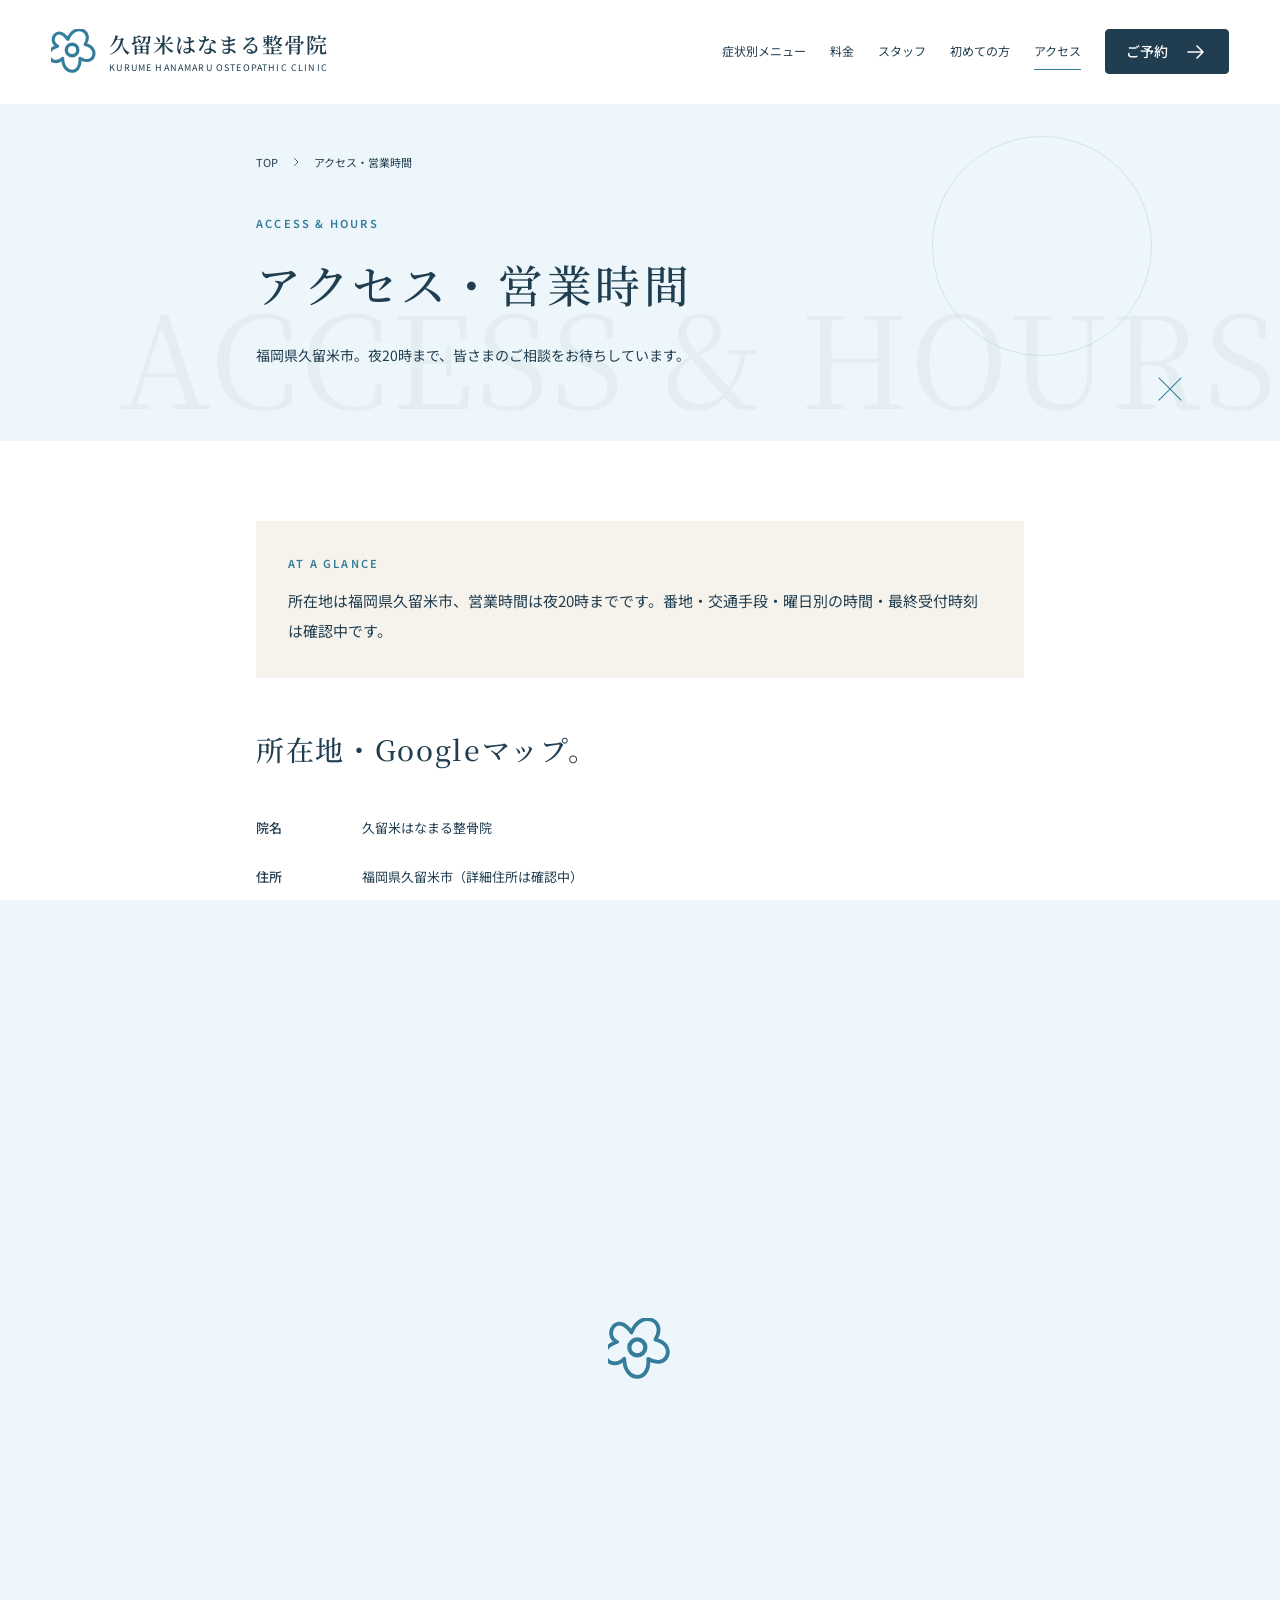
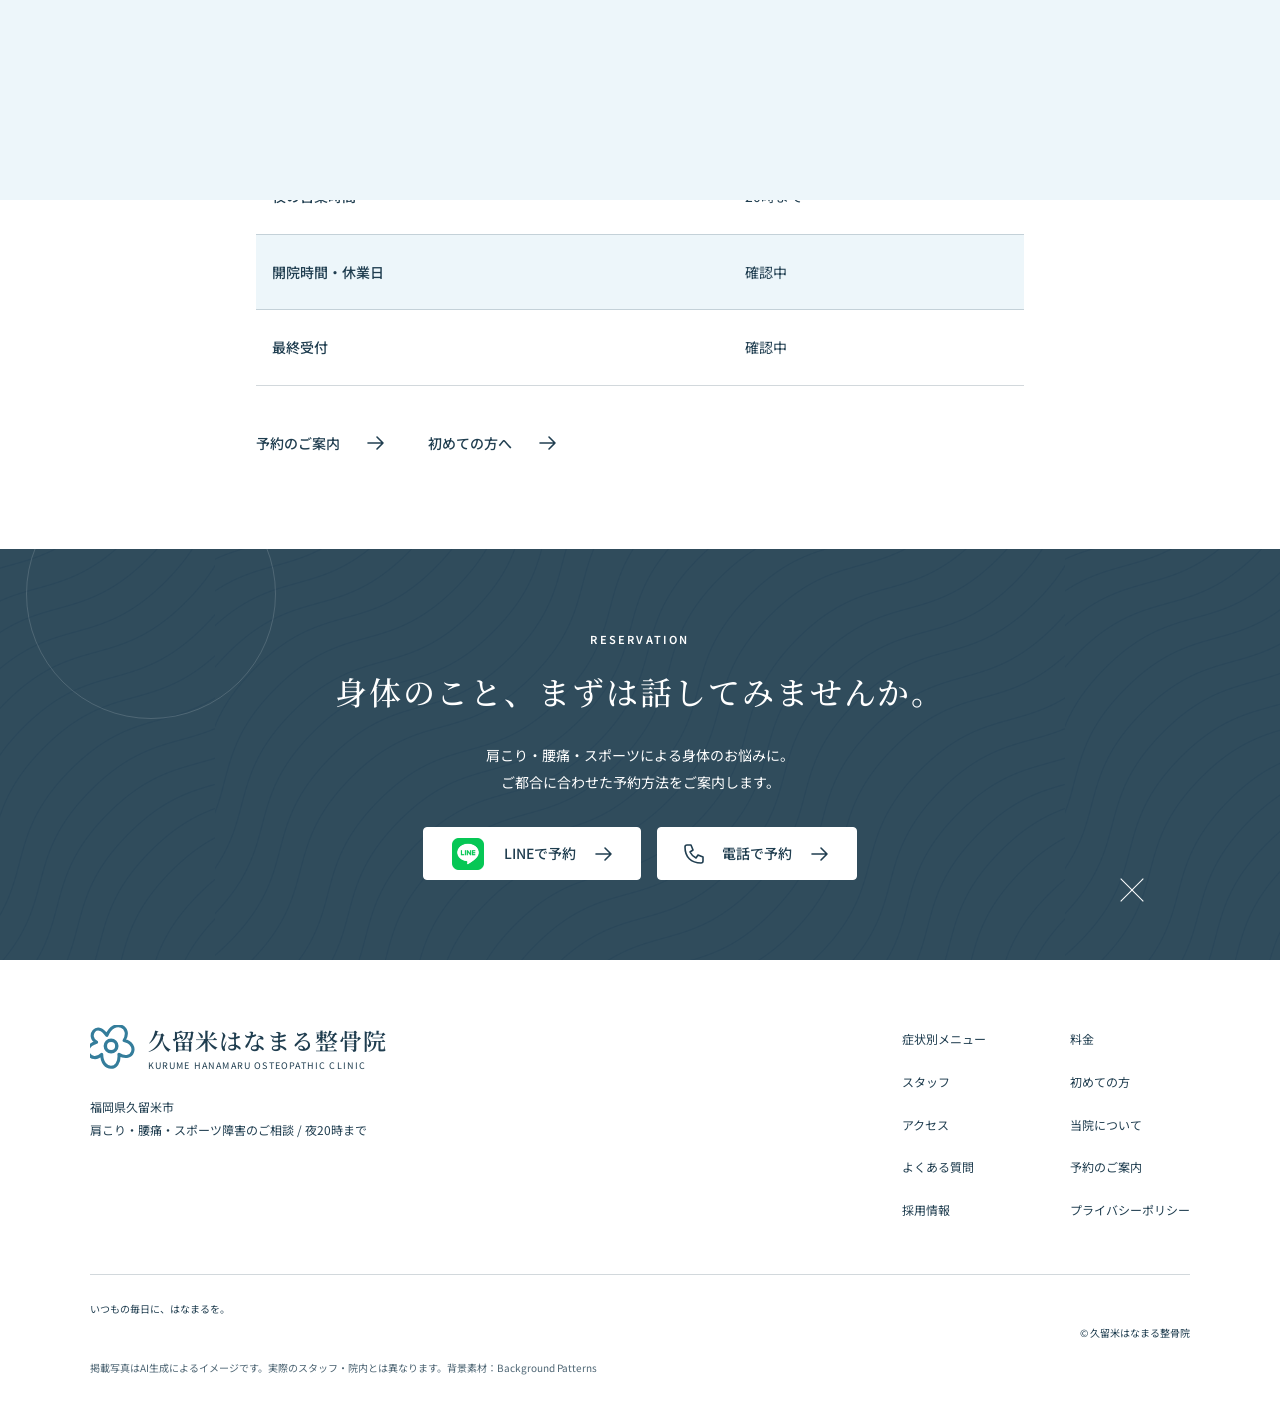
<file: access.html>
<!doctype html>
<html lang="ja"><head><meta charset="utf-8"><meta name="viewport" content="width=device-width,initial-scale=1"><title>アクセス・営業時間｜久留米はなまる整骨院</title><meta name="description" content="福岡県久留米市。夜20時まで、皆さまのご相談をお待ちしています。"><meta name="robots" content="noindex,nofollow"><meta name="theme-color" content="#edf6fa"><meta property="og:type" content="website"><meta property="og:locale" content="ja_JP"><meta property="og:site_name" content="久留米はなまる整骨院"><meta property="og:title" content="アクセス・営業時間｜久留米はなまる整骨院"><meta property="og:description" content="福岡県久留米市。夜20時まで、皆さまのご相談をお待ちしています。"><meta name="twitter:card" content="summary_large_image"><link rel="icon" type="image/svg+xml" href="images/favicon.svg"><link rel="preconnect" href="https://fonts.googleapis.com"><link rel="preconnect" href="https://fonts.gstatic.com" crossorigin><link rel="stylesheet" href="style.CSS"><script src="script.JS" defer></script><script type="application/ld+json">{"@context": "https://schema.org", "@graph": [{"@type": "Organization", "name": "久留米はなまる整骨院", "areaServed": {"@type": "City", "name": "福岡県久留米市"}}, {"@type": "WebPage", "name": "アクセス・営業時間｜久留米はなまる整骨院", "description": "福岡県久留米市。夜20時まで、皆さまのご相談をお待ちしています。", "inLanguage": "ja"}, {"@type": "BreadcrumbList", "itemListElement": [{"@type": "ListItem", "position": 1, "name": "TOP", "item": "index.HTML"}, {"@type": "ListItem", "position": 2, "name": "アクセス・営業時間", "item": "access.html"}]}]}</script></head><body><a class="skip" href="#main">本文へ移動</a><header class="site-header"><a class="brand" href="index.HTML" aria-label="久留米はなまる整骨院 TOP"><svg class="brand-mark" viewBox="0 0 24 24" aria-hidden="true"><path d="M12 6C6-3 0 7 6 10c-10 3-3 13 3 7 0 10 11 10 10 0 8 5 12-6 3-8 5-8-6-13-10-3Z" transform="translate(-2 0) scale(.9)"/><circle cx="11" cy="11" r="3"/></svg><span class="brand-name">久留米はなまる整骨院<small>KURUME HANAMARU OSTEOPATHIC CLINIC</small></span></a><nav class="desktop-nav" aria-label="メインナビゲーション"><a href="menu.html">症状別メニュー</a><a href="prices.html">料金</a><a href="staff.html">スタッフ</a><a href="first.html">初めての方</a><a href="access.html" aria-current="page">アクセス</a><a class="btn header-reserve" href="reservation.html">ご予約<svg class="" viewBox="0 0 24 24" aria-hidden="true"><path d="M4 12h15M13 6l6 6-6 6"/></svg></a></nav><button class="menu-toggle" aria-expanded="false" aria-controls="mobile-menu"><svg class="" viewBox="0 0 24 24" aria-hidden="true"><path d="M4 7h16M4 12h16M4 17h16"/></svg><span class="menu-label">メニュー</span></button></header><nav class="mobile-nav" id="mobile-menu" aria-label="モバイルナビゲーション" hidden><div class="mobile-nav-links"><a href="menu.html">症状別メニュー</a><a href="prices.html">料金</a><a href="staff.html">スタッフ</a><a href="first.html">初めての方</a><a href="access.html">アクセス</a><a href="about.html">当院について</a><a href="faq.html">よくある質問</a><a href="reservation.html">予約のご案内</a></div><p>福岡県久留米市 / 夜20時まで</p><div class="button-row"><a class="btn " href="reservation.html">予約のご案内<svg class="" viewBox="0 0 24 24" aria-hidden="true"><path d="M4 12h15M13 6l6 6-6 6"/></svg></a></div></nav><main id="main"><section class="page-top"><span class="orb" aria-hidden="true"></span><span class="small-spark" aria-hidden="true"></span><span class="ribbon" aria-hidden="true">ACCESS & HOURS</span><div class="reading"><nav class="breadcrumb" aria-label="パンくずリスト"><a href="index.HTML">TOP</a><svg class="" viewBox="0 0 24 24" aria-hidden="true"><path d="m9 5 7 7-7 7"/></svg><span aria-current="page">アクセス・営業時間</span></nav><span class="eyebrow">ACCESS & HOURS</span><h1>アクセス・営業時間</h1><p class="lead">福岡県久留米市。夜20時まで、皆さまのご相談をお待ちしています。</p></div></section><section class="page-content "><div class="reading"><div class="answer"><span class="eyebrow">AT A GLANCE</span><p>所在地は福岡県久留米市、営業時間は夜20時までです。番地・交通手段・曜日別の時間・最終受付時刻は確認中です。</p></div><section class="content-block"><h2>所在地・Googleマップ。</h2><dl class="info-list"><div><dt>院名</dt><dd>久留米はなまる整骨院</dd></div><div><dt>住所</dt><dd data-address>福岡県久留米市（詳細住所は確認中）</dd></div><div><dt>駐車場</dt><dd>有無・台数を確認中</dd></div><div><dt>最寄り駅</dt><dd>駅・徒歩時間を確認中</dd></div></dl><div class="map-frame"><iframe class="map" title="福岡県久留米市のGoogleマップ（院所在地は確認中）" src="https://maps.google.com/maps?q=%E7%A6%8F%E5%B2%A1%E7%9C%8C%E4%B9%85%E7%95%99%E7%B1%B3%E5%B8%82&output=embed" loading="lazy" referrerpolicy="no-referrer-when-downgrade" allowfullscreen></iframe><p class="map-caption">現在は久留米市の地図を表示しています。院の正確な所在地は確認中です。</p></div></section><section class="content-block"><h2>営業時間について。</h2><p>夜20時までの営業をご案内しています。曜日別の開院時間、休業日、最終受付時刻は確認中です。</p><table class="price-table"><caption>営業時間・受付情報</caption><thead><tr><th scope="col">項目</th><th scope="col">ご案内</th></tr></thead><tbody><tr><th scope="row">夜の営業時間</th><td>20時まで</td></tr><tr><th scope="row">開院時間・休業日</th><td>確認中</td></tr><tr><th scope="row">最終受付</th><td>確認中</td></tr></tbody></table></section><div class="related-links"><a class="text-link" href="reservation.html">予約のご案内<svg class="" viewBox="0 0 24 24" aria-hidden="true"><path d="M4 12h15M13 6l6 6-6 6"/></svg></a><a class="text-link" href="first.html">初めての方へ<svg class="" viewBox="0 0 24 24" aria-hidden="true"><path d="M4 12h15M13 6l6 6-6 6"/></svg></a></div></div></section><section class="reservation-banner"><span class="pattern" aria-hidden="true"></span><span class="orb" aria-hidden="true"></span><span class="small-spark" aria-hidden="true"></span><span class="ribbon" aria-hidden="true"></span><div class="reading"><span class="eyebrow">RESERVATION</span><h2>身体のこと、<br class="mobile-break">まずは話してみませんか。</h2><p>肩こり・腰痛・スポーツによる身体のお悩みに。<br>ご都合に合わせた予約方法をご案内します。</p><div class="button-row"><a class="btn white" href="reservation.html#by-line"><div class="line-logo" aria-hidden="true"></div>LINEで予約<svg class="" viewBox="0 0 24 24" aria-hidden="true"><path d="M4 12h15M13 6l6 6-6 6"/></svg></a><a class="btn outline-white white" href="reservation.html#by-phone"><svg class="" viewBox="0 0 24 24" aria-hidden="true"><path d="M5 3h4l2 5-3 2c1.5 3 3 4.5 6 6l2-3 5 2v4c0 1-1 2-2 2C9 21 3 15 3 5c0-1 1-2 2-2Z"/></svg>電話で予約<svg class="" viewBox="0 0 24 24" aria-hidden="true"><path d="M4 12h15M13 6l6 6-6 6"/></svg></a></div></div></section></main><footer class="site-footer"><div class="footer-main"><div><a class="brand" href="index.HTML" aria-label="久留米はなまる整骨院 TOP"><svg class="brand-mark" viewBox="0 0 24 24" aria-hidden="true"><path d="M12 6C6-3 0 7 6 10c-10 3-3 13 3 7 0 10 11 10 10 0 8 5 12-6 3-8 5-8-6-13-10-3Z" transform="translate(-2 0) scale(.9)"/><circle cx="11" cy="11" r="3"/></svg><span class="brand-name">久留米はなまる整骨院<small>KURUME HANAMARU OSTEOPATHIC CLINIC</small></span></a><p>福岡県久留米市<br>肩こり・腰痛・スポーツ障害のご相談 / 夜20時まで</p></div><nav class="footer-links" aria-label="フッターナビゲーション"><a href="menu.html">症状別メニュー</a><a href="prices.html">料金</a><a href="staff.html">スタッフ</a><a href="first.html">初めての方</a><a href="access.html">アクセス</a><a href="about.html">当院について</a><a href="faq.html">よくある質問</a><a href="reservation.html">予約のご案内</a><a href="recruit.html">採用情報</a><a href="privacy.html">プライバシーポリシー</a></nav></div><div class="footer-bottom"><p>いつもの毎日に、はなまるを。</p><p>© 久留米はなまる整骨院</p></div><p class="photo-disclaimer">掲載写真はAI生成によるイメージです。実際のスタッフ・院内とは異なります。背景素材：<a href="https://background-patterns.co/templates/subtle-wavy-line-pattern-with-gentle-flow" target="_blank" rel="noopener noreferrer">Background Patterns</a></p></footer><div class="mobile-cta" aria-label="予約へのショートカット"><a href="reservation.html#by-phone"><svg class="" viewBox="0 0 24 24" aria-hidden="true"><path d="M5 3h4l2 5-3 2c1.5 3 3 4.5 6 6l2-3 5 2v4c0 1-1 2-2 2C9 21 3 15 3 5c0-1 1-2 2-2Z"/></svg>電話で予約</a><a href="reservation.html#by-line"><div class="line-logo" aria-hidden="true"></div>LINEで予約</a></div><div class="transition-curtain" aria-hidden="true"><svg class="" viewBox="0 0 24 24" aria-hidden="true"><path d="M12 6C6-3 0 7 6 10c-10 3-3 13 3 7 0 10 11 10 10 0 8 5 12-6 3-8 5-8-6-13-10-3Z" transform="translate(-2 0) scale(.9)"/><circle cx="11" cy="11" r="3"/></svg></div></body></html>
</file>
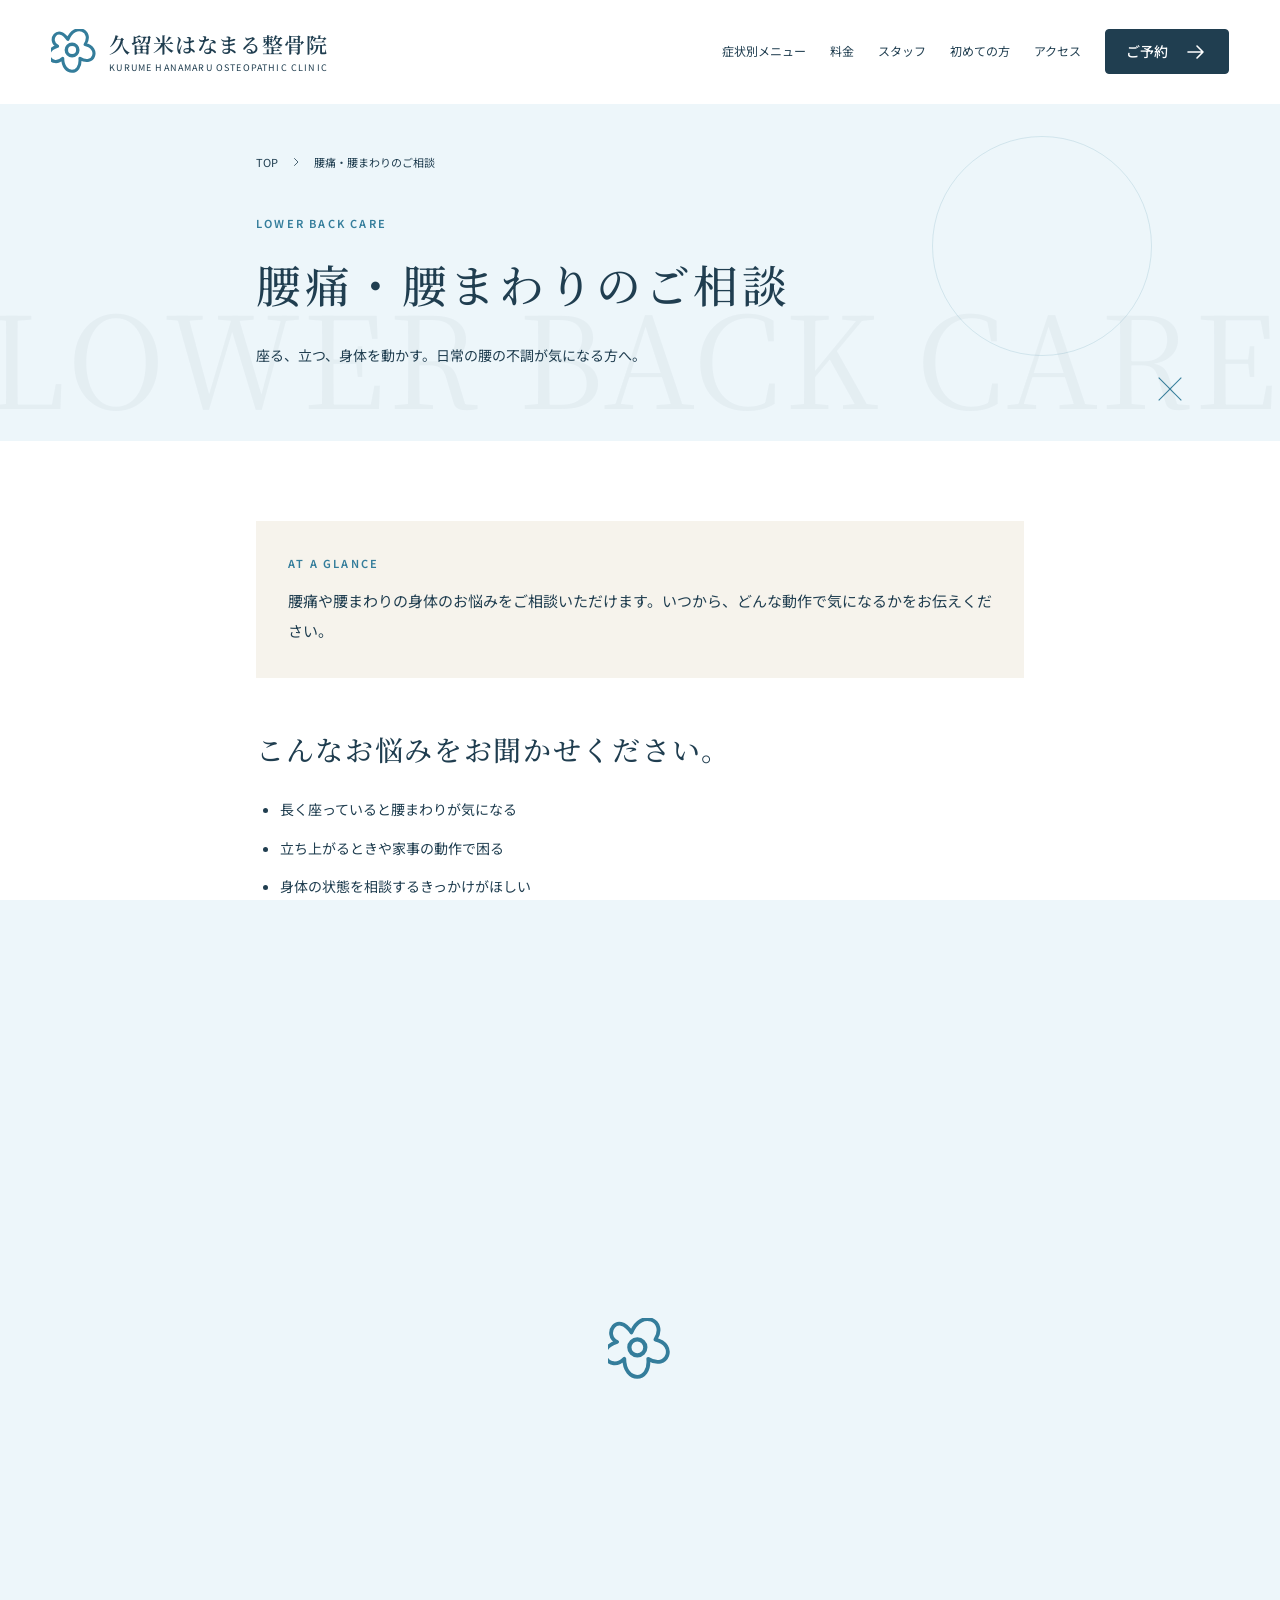
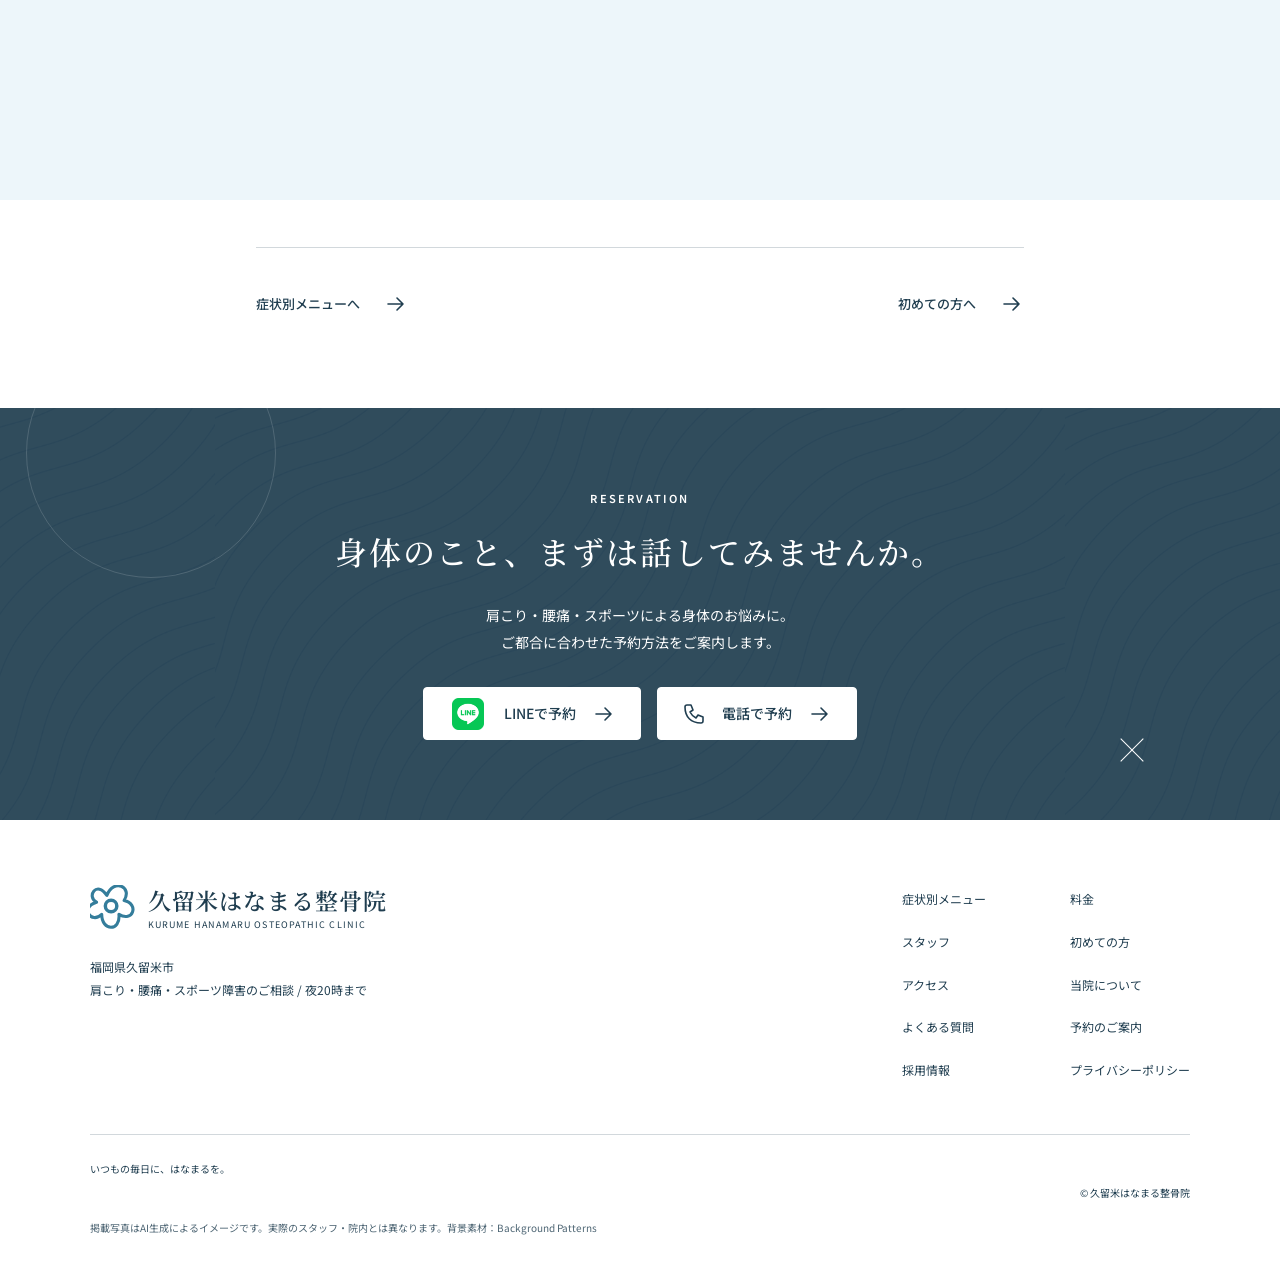
<file: back.html>
<!doctype html>
<html lang="ja"><head><meta charset="utf-8"><meta name="viewport" content="width=device-width,initial-scale=1"><title>腰痛・腰まわりのご相談｜久留米はなまる整骨院</title><meta name="description" content="久留米はなまる整骨院の腰痛・腰まわりのご相談。相談時に伝えていただきたいこと、料金・来院の流れをご案内します。"><meta name="robots" content="noindex,nofollow"><meta name="theme-color" content="#edf6fa"><meta property="og:type" content="website"><meta property="og:locale" content="ja_JP"><meta property="og:site_name" content="久留米はなまる整骨院"><meta property="og:title" content="腰痛・腰まわりのご相談｜久留米はなまる整骨院"><meta property="og:description" content="久留米はなまる整骨院の腰痛・腰まわりのご相談。相談時に伝えていただきたいこと、料金・来院の流れをご案内します。"><meta name="twitter:card" content="summary_large_image"><link rel="icon" type="image/svg+xml" href="images/favicon.svg"><link rel="preconnect" href="https://fonts.googleapis.com"><link rel="preconnect" href="https://fonts.gstatic.com" crossorigin><link rel="stylesheet" href="style.CSS"><script src="script.JS" defer></script><script type="application/ld+json">{"@context": "https://schema.org", "@graph": [{"@type": "Organization", "name": "久留米はなまる整骨院", "areaServed": {"@type": "City", "name": "福岡県久留米市"}}, {"@type": "WebPage", "name": "腰痛・腰まわりのご相談｜久留米はなまる整骨院", "description": "久留米はなまる整骨院の腰痛・腰まわりのご相談。相談時に伝えていただきたいこと、料金・来院の流れをご案内します。", "inLanguage": "ja"}, {"@type": "BreadcrumbList", "itemListElement": [{"@type": "ListItem", "position": 1, "name": "TOP", "item": "index.HTML"}, {"@type": "ListItem", "position": 2, "name": "腰痛・腰まわりのご相談", "item": "back.html"}]}]}</script></head><body><a class="skip" href="#main">本文へ移動</a><header class="site-header"><a class="brand" href="index.HTML" aria-label="久留米はなまる整骨院 TOP"><svg class="brand-mark" viewBox="0 0 24 24" aria-hidden="true"><path d="M12 6C6-3 0 7 6 10c-10 3-3 13 3 7 0 10 11 10 10 0 8 5 12-6 3-8 5-8-6-13-10-3Z" transform="translate(-2 0) scale(.9)"/><circle cx="11" cy="11" r="3"/></svg><span class="brand-name">久留米はなまる整骨院<small>KURUME HANAMARU OSTEOPATHIC CLINIC</small></span></a><nav class="desktop-nav" aria-label="メインナビゲーション"><a href="menu.html">症状別メニュー</a><a href="prices.html">料金</a><a href="staff.html">スタッフ</a><a href="first.html">初めての方</a><a href="access.html">アクセス</a><a class="btn header-reserve" href="reservation.html">ご予約<svg class="" viewBox="0 0 24 24" aria-hidden="true"><path d="M4 12h15M13 6l6 6-6 6"/></svg></a></nav><button class="menu-toggle" aria-expanded="false" aria-controls="mobile-menu"><svg class="" viewBox="0 0 24 24" aria-hidden="true"><path d="M4 7h16M4 12h16M4 17h16"/></svg><span class="menu-label">メニュー</span></button></header><nav class="mobile-nav" id="mobile-menu" aria-label="モバイルナビゲーション" hidden><div class="mobile-nav-links"><a href="menu.html">症状別メニュー</a><a href="prices.html">料金</a><a href="staff.html">スタッフ</a><a href="first.html">初めての方</a><a href="access.html">アクセス</a><a href="about.html">当院について</a><a href="faq.html">よくある質問</a><a href="reservation.html">予約のご案内</a></div><p>福岡県久留米市 / 夜20時まで</p><div class="button-row"><a class="btn " href="reservation.html">予約のご案内<svg class="" viewBox="0 0 24 24" aria-hidden="true"><path d="M4 12h15M13 6l6 6-6 6"/></svg></a></div></nav><main id="main"><section class="page-top"><span class="orb" aria-hidden="true"></span><span class="small-spark" aria-hidden="true"></span><span class="ribbon" aria-hidden="true">LOWER BACK CARE</span><div class="reading"><nav class="breadcrumb" aria-label="パンくずリスト"><a href="index.HTML">TOP</a><svg class="" viewBox="0 0 24 24" aria-hidden="true"><path d="m9 5 7 7-7 7"/></svg><span aria-current="page">腰痛・腰まわりのご相談</span></nav><span class="eyebrow">LOWER BACK CARE</span><h1>腰痛・腰まわりのご相談</h1><p class="lead">座る、立つ、身体を動かす。日常の腰の不調が気になる方へ。</p></div></section><section class="page-content "><div class="reading"><div class="answer"><span class="eyebrow">AT A GLANCE</span><p>腰痛や腰まわりの身体のお悩みをご相談いただけます。いつから、どんな動作で気になるかをお伝えください。</p></div><section class="content-block"><h2>こんなお悩みをお聞かせください。</h2><ul class="plain-list"><li>長く座っていると腰まわりが気になる</li><li>立ち上がるときや家事の動作で困る</li><li>身体の状態を相談するきっかけがほしい</li></ul></section><div class="photo hero-photo article-photo" role="img" aria-label="身体の悩みについて相談する様子"></div><section class="content-block"><h2>相談するときに、伝えていただきたいこと。</h2><p>気になる部位、いつから感じているか、困っている動作や場面をお知らせください。現在受けている治療や、ほかの医療機関からの指示があれば、あわせてお伝えください。</p></section><section class="content-block"><h2>料金・来院の流れ。</h2><p>施術内容、時間、費用などの詳細は、正式な院情報を確認したうえで掲載します。ご相談の前に、料金と初めての方へのご案内をご覧ください。</p><div class="related-links"><a class="text-link" href="prices.html">料金を見る<svg class="" viewBox="0 0 24 24" aria-hidden="true"><path d="M4 12h15M13 6l6 6-6 6"/></svg></a><a class="text-link" href="first.html">来院の流れを見る<svg class="" viewBox="0 0 24 24" aria-hidden="true"><path d="M4 12h15M13 6l6 6-6 6"/></svg></a></div></section><div class="page-nav-links"><a class="text-link" href="menu.html">症状別メニューへ<svg class="" viewBox="0 0 24 24" aria-hidden="true"><path d="M4 12h15M13 6l6 6-6 6"/></svg></a><a class="text-link" href="first.html">初めての方へ<svg class="" viewBox="0 0 24 24" aria-hidden="true"><path d="M4 12h15M13 6l6 6-6 6"/></svg></a></div></div></section><section class="reservation-banner"><span class="pattern" aria-hidden="true"></span><span class="orb" aria-hidden="true"></span><span class="small-spark" aria-hidden="true"></span><span class="ribbon" aria-hidden="true"></span><div class="reading"><span class="eyebrow">RESERVATION</span><h2>身体のこと、<br class="mobile-break">まずは話してみませんか。</h2><p>肩こり・腰痛・スポーツによる身体のお悩みに。<br>ご都合に合わせた予約方法をご案内します。</p><div class="button-row"><a class="btn white" href="reservation.html#by-line"><div class="line-logo" aria-hidden="true"></div>LINEで予約<svg class="" viewBox="0 0 24 24" aria-hidden="true"><path d="M4 12h15M13 6l6 6-6 6"/></svg></a><a class="btn outline-white white" href="reservation.html#by-phone"><svg class="" viewBox="0 0 24 24" aria-hidden="true"><path d="M5 3h4l2 5-3 2c1.5 3 3 4.5 6 6l2-3 5 2v4c0 1-1 2-2 2C9 21 3 15 3 5c0-1 1-2 2-2Z"/></svg>電話で予約<svg class="" viewBox="0 0 24 24" aria-hidden="true"><path d="M4 12h15M13 6l6 6-6 6"/></svg></a></div></div></section></main><footer class="site-footer"><div class="footer-main"><div><a class="brand" href="index.HTML" aria-label="久留米はなまる整骨院 TOP"><svg class="brand-mark" viewBox="0 0 24 24" aria-hidden="true"><path d="M12 6C6-3 0 7 6 10c-10 3-3 13 3 7 0 10 11 10 10 0 8 5 12-6 3-8 5-8-6-13-10-3Z" transform="translate(-2 0) scale(.9)"/><circle cx="11" cy="11" r="3"/></svg><span class="brand-name">久留米はなまる整骨院<small>KURUME HANAMARU OSTEOPATHIC CLINIC</small></span></a><p>福岡県久留米市<br>肩こり・腰痛・スポーツ障害のご相談 / 夜20時まで</p></div><nav class="footer-links" aria-label="フッターナビゲーション"><a href="menu.html">症状別メニュー</a><a href="prices.html">料金</a><a href="staff.html">スタッフ</a><a href="first.html">初めての方</a><a href="access.html">アクセス</a><a href="about.html">当院について</a><a href="faq.html">よくある質問</a><a href="reservation.html">予約のご案内</a><a href="recruit.html">採用情報</a><a href="privacy.html">プライバシーポリシー</a></nav></div><div class="footer-bottom"><p>いつもの毎日に、はなまるを。</p><p>© 久留米はなまる整骨院</p></div><p class="photo-disclaimer">掲載写真はAI生成によるイメージです。実際のスタッフ・院内とは異なります。背景素材：<a href="https://background-patterns.co/templates/subtle-wavy-line-pattern-with-gentle-flow" target="_blank" rel="noopener noreferrer">Background Patterns</a></p></footer><div class="mobile-cta" aria-label="予約へのショートカット"><a href="reservation.html#by-phone"><svg class="" viewBox="0 0 24 24" aria-hidden="true"><path d="M5 3h4l2 5-3 2c1.5 3 3 4.5 6 6l2-3 5 2v4c0 1-1 2-2 2C9 21 3 15 3 5c0-1 1-2 2-2Z"/></svg>電話で予約</a><a href="reservation.html#by-line"><div class="line-logo" aria-hidden="true"></div>LINEで予約</a></div><div class="transition-curtain" aria-hidden="true"><svg class="" viewBox="0 0 24 24" aria-hidden="true"><path d="M12 6C6-3 0 7 6 10c-10 3-3 13 3 7 0 10 11 10 10 0 8 5 12-6 3-8 5-8-6-13-10-3Z" transform="translate(-2 0) scale(.9)"/><circle cx="11" cy="11" r="3"/></svg></div></body></html>
</file>
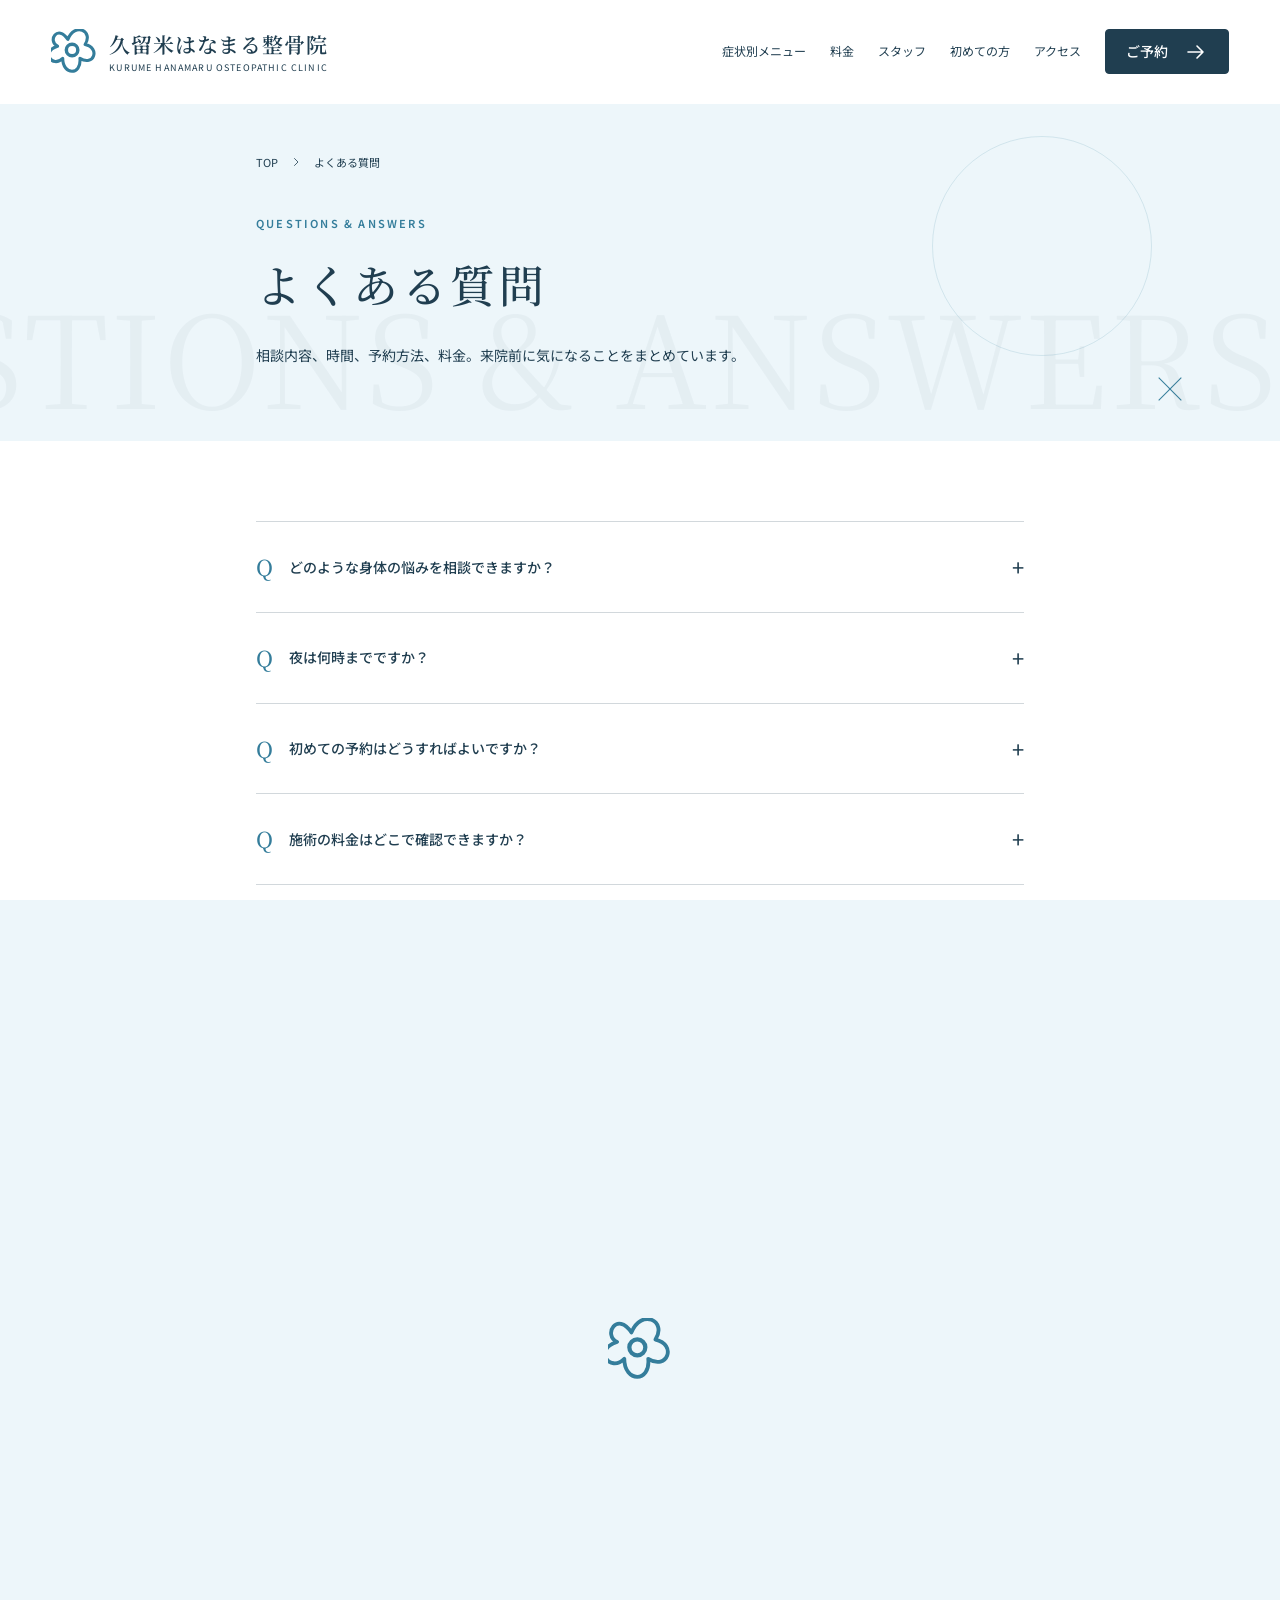
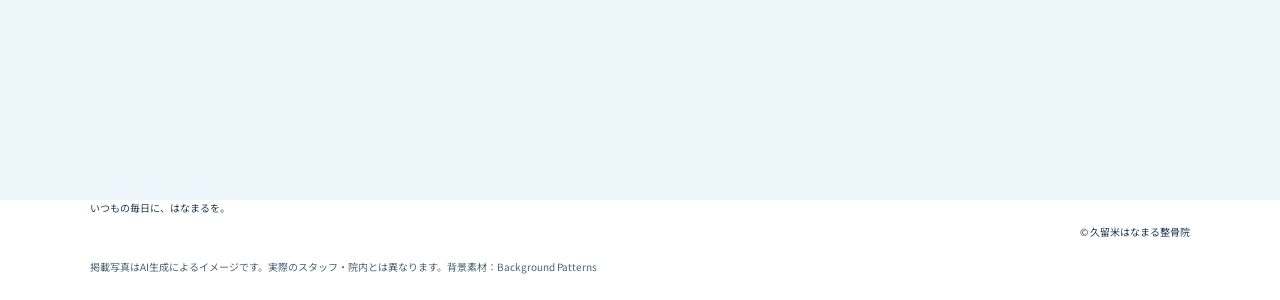
<file: faq.html>
<!doctype html>
<html lang="ja"><head><meta charset="utf-8"><meta name="viewport" content="width=device-width,initial-scale=1"><title>よくある質問｜久留米はなまる整骨院</title><meta name="description" content="相談内容、時間、予約方法、料金。来院前に気になることをまとめています。"><meta name="robots" content="noindex,nofollow"><meta name="theme-color" content="#edf6fa"><meta property="og:type" content="website"><meta property="og:locale" content="ja_JP"><meta property="og:site_name" content="久留米はなまる整骨院"><meta property="og:title" content="よくある質問｜久留米はなまる整骨院"><meta property="og:description" content="相談内容、時間、予約方法、料金。来院前に気になることをまとめています。"><meta name="twitter:card" content="summary_large_image"><link rel="icon" type="image/svg+xml" href="images/favicon.svg"><link rel="preconnect" href="https://fonts.googleapis.com"><link rel="preconnect" href="https://fonts.gstatic.com" crossorigin><link rel="stylesheet" href="style.CSS"><script src="script.JS" defer></script><script type="application/ld+json">{"@context": "https://schema.org", "@graph": [{"@type": "Organization", "name": "久留米はなまる整骨院", "areaServed": {"@type": "City", "name": "福岡県久留米市"}}, {"@type": "WebPage", "name": "よくある質問｜久留米はなまる整骨院", "description": "相談内容、時間、予約方法、料金。来院前に気になることをまとめています。", "inLanguage": "ja"}, {"@type": "BreadcrumbList", "itemListElement": [{"@type": "ListItem", "position": 1, "name": "TOP", "item": "index.HTML"}, {"@type": "ListItem", "position": 2, "name": "よくある質問", "item": "faq.html"}]}, {"@type": "FAQPage", "mainEntity": [{"@type": "Question", "name": "どのような身体の悩みを相談できますか？", "acceptedAnswer": {"@type": "Answer", "text": "肩こり・腰痛・スポーツによる身体のお悩みをご相談いただけます。症状別ページでも、相談内容をご案内しています。"}}, {"@type": "Question", "name": "夜は何時までですか？", "acceptedAnswer": {"@type": "Answer", "text": "夜20時までです。曜日別の営業時間と最終受付時刻は確認中です。公開後はアクセス・営業時間ページでご案内します。"}}, {"@type": "Question", "name": "初めての予約はどうすればよいですか？", "acceptedAnswer": {"@type": "Answer", "text": "LINEまたは電話での予約をご案内する予定です。現在、正式な連絡先を確認中です。予約ページで各方法と予約確定までの流れをご確認いただけます。"}}, {"@type": "Question", "name": "施術の料金はどこで確認できますか？", "acceptedAnswer": {"@type": "Answer", "text": "料金ページに初回・通常の費用と含まれる内容を掲載する予定です。現在は正式な料金を確認中のため、金額は掲載していません。"}}]}]}</script></head><body><a class="skip" href="#main">本文へ移動</a><header class="site-header"><a class="brand" href="index.HTML" aria-label="久留米はなまる整骨院 TOP"><svg class="brand-mark" viewBox="0 0 24 24" aria-hidden="true"><path d="M12 6C6-3 0 7 6 10c-10 3-3 13 3 7 0 10 11 10 10 0 8 5 12-6 3-8 5-8-6-13-10-3Z" transform="translate(-2 0) scale(.9)"/><circle cx="11" cy="11" r="3"/></svg><span class="brand-name">久留米はなまる整骨院<small>KURUME HANAMARU OSTEOPATHIC CLINIC</small></span></a><nav class="desktop-nav" aria-label="メインナビゲーション"><a href="menu.html">症状別メニュー</a><a href="prices.html">料金</a><a href="staff.html">スタッフ</a><a href="first.html">初めての方</a><a href="access.html">アクセス</a><a class="btn header-reserve" href="reservation.html">ご予約<svg class="" viewBox="0 0 24 24" aria-hidden="true"><path d="M4 12h15M13 6l6 6-6 6"/></svg></a></nav><button class="menu-toggle" aria-expanded="false" aria-controls="mobile-menu"><svg class="" viewBox="0 0 24 24" aria-hidden="true"><path d="M4 7h16M4 12h16M4 17h16"/></svg><span class="menu-label">メニュー</span></button></header><nav class="mobile-nav" id="mobile-menu" aria-label="モバイルナビゲーション" hidden><div class="mobile-nav-links"><a href="menu.html">症状別メニュー</a><a href="prices.html">料金</a><a href="staff.html">スタッフ</a><a href="first.html">初めての方</a><a href="access.html">アクセス</a><a href="about.html">当院について</a><a href="faq.html">よくある質問</a><a href="reservation.html">予約のご案内</a></div><p>福岡県久留米市 / 夜20時まで</p><div class="button-row"><a class="btn " href="reservation.html">予約のご案内<svg class="" viewBox="0 0 24 24" aria-hidden="true"><path d="M4 12h15M13 6l6 6-6 6"/></svg></a></div></nav><main id="main"><section class="page-top"><span class="orb" aria-hidden="true"></span><span class="small-spark" aria-hidden="true"></span><span class="ribbon" aria-hidden="true">QUESTIONS & ANSWERS</span><div class="reading"><nav class="breadcrumb" aria-label="パンくずリスト"><a href="index.HTML">TOP</a><svg class="" viewBox="0 0 24 24" aria-hidden="true"><path d="m9 5 7 7-7 7"/></svg><span aria-current="page">よくある質問</span></nav><span class="eyebrow">QUESTIONS & ANSWERS</span><h1>よくある質問</h1><p class="lead">相談内容、時間、予約方法、料金。来院前に気になることをまとめています。</p></div></section><section class="page-content "><div class="reading"><div class="faq-list"><details><summary>どのような身体の悩みを相談できますか？</summary><p>肩こり・腰痛・スポーツによる身体のお悩みをご相談いただけます。症状別ページでも、相談内容をご案内しています。</p></details><details><summary>夜は何時までですか？</summary><p>夜20時までです。曜日別の営業時間と最終受付時刻は確認中です。公開後はアクセス・営業時間ページでご案内します。</p></details><details><summary>初めての予約はどうすればよいですか？</summary><p>LINEまたは電話での予約をご案内する予定です。現在、正式な連絡先を確認中です。予約ページで各方法と予約確定までの流れをご確認いただけます。</p></details><details><summary>施術の料金はどこで確認できますか？</summary><p>料金ページに初回・通常の費用と含まれる内容を掲載する予定です。現在は正式な料金を確認中のため、金額は掲載していません。</p></details></div><div class="related-links"><a class="text-link" href="first.html">初めての方へ<svg class="" viewBox="0 0 24 24" aria-hidden="true"><path d="M4 12h15M13 6l6 6-6 6"/></svg></a><a class="text-link" href="prices.html">料金・お支払い<svg class="" viewBox="0 0 24 24" aria-hidden="true"><path d="M4 12h15M13 6l6 6-6 6"/></svg></a></div></div></section><section class="reservation-banner"><span class="pattern" aria-hidden="true"></span><span class="orb" aria-hidden="true"></span><span class="small-spark" aria-hidden="true"></span><span class="ribbon" aria-hidden="true"></span><div class="reading"><span class="eyebrow">RESERVATION</span><h2>身体のこと、<br class="mobile-break">まずは話してみませんか。</h2><p>肩こり・腰痛・スポーツによる身体のお悩みに。<br>ご都合に合わせた予約方法をご案内します。</p><div class="button-row"><a class="btn white" href="reservation.html#by-line"><div class="line-logo" aria-hidden="true"></div>LINEで予約<svg class="" viewBox="0 0 24 24" aria-hidden="true"><path d="M4 12h15M13 6l6 6-6 6"/></svg></a><a class="btn outline-white white" href="reservation.html#by-phone"><svg class="" viewBox="0 0 24 24" aria-hidden="true"><path d="M5 3h4l2 5-3 2c1.5 3 3 4.5 6 6l2-3 5 2v4c0 1-1 2-2 2C9 21 3 15 3 5c0-1 1-2 2-2Z"/></svg>電話で予約<svg class="" viewBox="0 0 24 24" aria-hidden="true"><path d="M4 12h15M13 6l6 6-6 6"/></svg></a></div></div></section></main><footer class="site-footer"><div class="footer-main"><div><a class="brand" href="index.HTML" aria-label="久留米はなまる整骨院 TOP"><svg class="brand-mark" viewBox="0 0 24 24" aria-hidden="true"><path d="M12 6C6-3 0 7 6 10c-10 3-3 13 3 7 0 10 11 10 10 0 8 5 12-6 3-8 5-8-6-13-10-3Z" transform="translate(-2 0) scale(.9)"/><circle cx="11" cy="11" r="3"/></svg><span class="brand-name">久留米はなまる整骨院<small>KURUME HANAMARU OSTEOPATHIC CLINIC</small></span></a><p>福岡県久留米市<br>肩こり・腰痛・スポーツ障害のご相談 / 夜20時まで</p></div><nav class="footer-links" aria-label="フッターナビゲーション"><a href="menu.html">症状別メニュー</a><a href="prices.html">料金</a><a href="staff.html">スタッフ</a><a href="first.html">初めての方</a><a href="access.html">アクセス</a><a href="about.html">当院について</a><a href="faq.html">よくある質問</a><a href="reservation.html">予約のご案内</a><a href="recruit.html">採用情報</a><a href="privacy.html">プライバシーポリシー</a></nav></div><div class="footer-bottom"><p>いつもの毎日に、はなまるを。</p><p>© 久留米はなまる整骨院</p></div><p class="photo-disclaimer">掲載写真はAI生成によるイメージです。実際のスタッフ・院内とは異なります。背景素材：<a href="https://background-patterns.co/templates/subtle-wavy-line-pattern-with-gentle-flow" target="_blank" rel="noopener noreferrer">Background Patterns</a></p></footer><div class="mobile-cta" aria-label="予約へのショートカット"><a href="reservation.html#by-phone"><svg class="" viewBox="0 0 24 24" aria-hidden="true"><path d="M5 3h4l2 5-3 2c1.5 3 3 4.5 6 6l2-3 5 2v4c0 1-1 2-2 2C9 21 3 15 3 5c0-1 1-2 2-2Z"/></svg>電話で予約</a><a href="reservation.html#by-line"><div class="line-logo" aria-hidden="true"></div>LINEで予約</a></div><div class="transition-curtain" aria-hidden="true"><svg class="" viewBox="0 0 24 24" aria-hidden="true"><path d="M12 6C6-3 0 7 6 10c-10 3-3 13 3 7 0 10 11 10 10 0 8 5 12-6 3-8 5-8-6-13-10-3Z" transform="translate(-2 0) scale(.9)"/><circle cx="11" cy="11" r="3"/></svg></div></body></html>
</file>
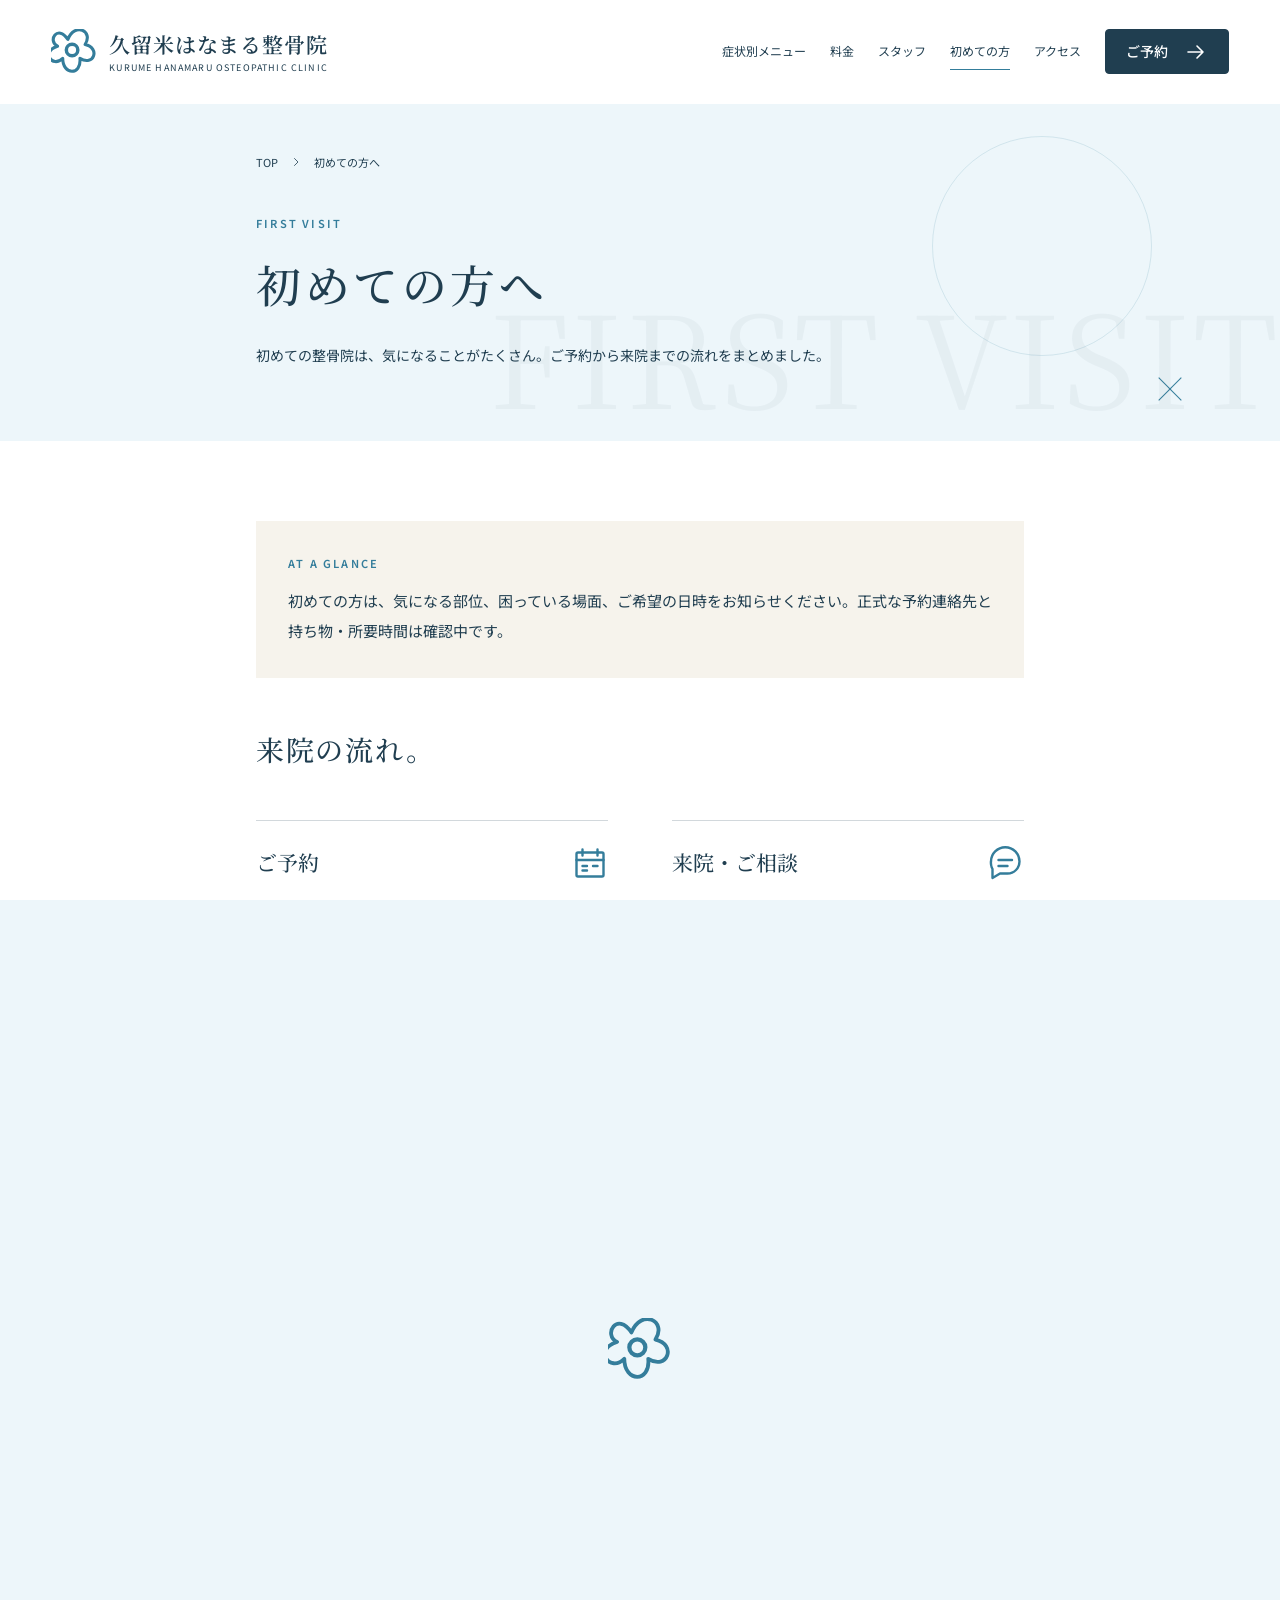
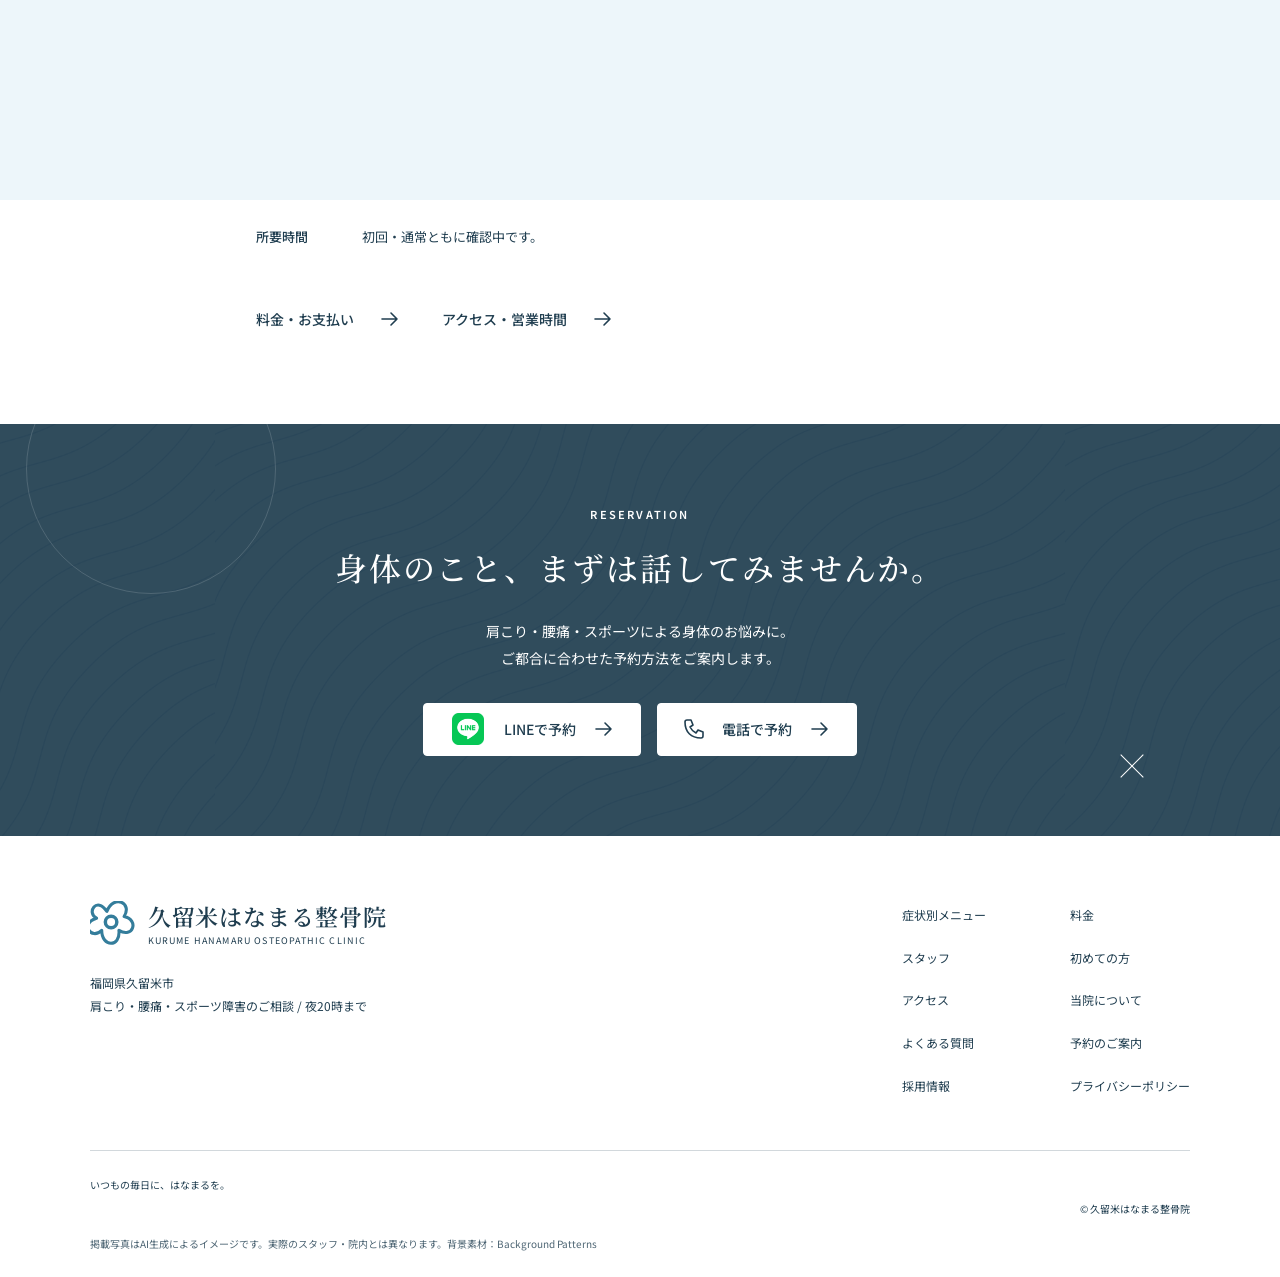
<file: first.html>
<!doctype html>
<html lang="ja"><head><meta charset="utf-8"><meta name="viewport" content="width=device-width,initial-scale=1"><title>初めての方へ｜久留米はなまる整骨院</title><meta name="description" content="初めての整骨院は、気になることがたくさん。ご予約から来院までの流れをまとめました。"><meta name="robots" content="noindex,nofollow"><meta name="theme-color" content="#edf6fa"><meta property="og:type" content="website"><meta property="og:locale" content="ja_JP"><meta property="og:site_name" content="久留米はなまる整骨院"><meta property="og:title" content="初めての方へ｜久留米はなまる整骨院"><meta property="og:description" content="初めての整骨院は、気になることがたくさん。ご予約から来院までの流れをまとめました。"><meta name="twitter:card" content="summary_large_image"><link rel="icon" type="image/svg+xml" href="images/favicon.svg"><link rel="preconnect" href="https://fonts.googleapis.com"><link rel="preconnect" href="https://fonts.gstatic.com" crossorigin><link rel="stylesheet" href="style.CSS"><script src="script.JS" defer></script><script type="application/ld+json">{"@context": "https://schema.org", "@graph": [{"@type": "Organization", "name": "久留米はなまる整骨院", "areaServed": {"@type": "City", "name": "福岡県久留米市"}}, {"@type": "WebPage", "name": "初めての方へ｜久留米はなまる整骨院", "description": "初めての整骨院は、気になることがたくさん。ご予約から来院までの流れをまとめました。", "inLanguage": "ja"}, {"@type": "BreadcrumbList", "itemListElement": [{"@type": "ListItem", "position": 1, "name": "TOP", "item": "index.HTML"}, {"@type": "ListItem", "position": 2, "name": "初めての方へ", "item": "first.html"}]}]}</script></head><body><a class="skip" href="#main">本文へ移動</a><header class="site-header"><a class="brand" href="index.HTML" aria-label="久留米はなまる整骨院 TOP"><svg class="brand-mark" viewBox="0 0 24 24" aria-hidden="true"><path d="M12 6C6-3 0 7 6 10c-10 3-3 13 3 7 0 10 11 10 10 0 8 5 12-6 3-8 5-8-6-13-10-3Z" transform="translate(-2 0) scale(.9)"/><circle cx="11" cy="11" r="3"/></svg><span class="brand-name">久留米はなまる整骨院<small>KURUME HANAMARU OSTEOPATHIC CLINIC</small></span></a><nav class="desktop-nav" aria-label="メインナビゲーション"><a href="menu.html">症状別メニュー</a><a href="prices.html">料金</a><a href="staff.html">スタッフ</a><a href="first.html" aria-current="page">初めての方</a><a href="access.html">アクセス</a><a class="btn header-reserve" href="reservation.html">ご予約<svg class="" viewBox="0 0 24 24" aria-hidden="true"><path d="M4 12h15M13 6l6 6-6 6"/></svg></a></nav><button class="menu-toggle" aria-expanded="false" aria-controls="mobile-menu"><svg class="" viewBox="0 0 24 24" aria-hidden="true"><path d="M4 7h16M4 12h16M4 17h16"/></svg><span class="menu-label">メニュー</span></button></header><nav class="mobile-nav" id="mobile-menu" aria-label="モバイルナビゲーション" hidden><div class="mobile-nav-links"><a href="menu.html">症状別メニュー</a><a href="prices.html">料金</a><a href="staff.html">スタッフ</a><a href="first.html">初めての方</a><a href="access.html">アクセス</a><a href="about.html">当院について</a><a href="faq.html">よくある質問</a><a href="reservation.html">予約のご案内</a></div><p>福岡県久留米市 / 夜20時まで</p><div class="button-row"><a class="btn " href="reservation.html">予約のご案内<svg class="" viewBox="0 0 24 24" aria-hidden="true"><path d="M4 12h15M13 6l6 6-6 6"/></svg></a></div></nav><main id="main"><section class="page-top"><span class="orb" aria-hidden="true"></span><span class="small-spark" aria-hidden="true"></span><span class="ribbon" aria-hidden="true">FIRST VISIT</span><div class="reading"><nav class="breadcrumb" aria-label="パンくずリスト"><a href="index.HTML">TOP</a><svg class="" viewBox="0 0 24 24" aria-hidden="true"><path d="m9 5 7 7-7 7"/></svg><span aria-current="page">初めての方へ</span></nav><span class="eyebrow">FIRST VISIT</span><h1>初めての方へ</h1><p class="lead">初めての整骨院は、気になることがたくさん。ご予約から来院までの流れをまとめました。</p></div></section><section class="page-content "><div class="reading"><div class="answer"><span class="eyebrow">AT A GLANCE</span><p>初めての方は、気になる部位、困っている場面、ご希望の日時をお知らせください。正式な予約連絡先と持ち物・所要時間は確認中です。</p></div><section class="content-block"><h2>来院の流れ。</h2><div class="flow"><article><svg class="" viewBox="0 0 24 24" aria-hidden="true"><rect x="3" y="5" width="18" height="16" rx="1"/><path d="M7 3v4M17 3v4M3 10h18M7 14h3M14 14h3M7 17h3"/></svg><h3>ご予約</h3><p>気になる部位と、ご希望の日時をお知らせください。院からの返信・確認で予約が確定する運用を予定しています。</p></article><article><svg class="" viewBox="0 0 24 24" aria-hidden="true"><path d="M21 11a8 8 0 0 1-8 8H8l-5 3v-6a8 8 0 0 1-1-5 9 9 0 0 1 19 0Z"/><path d="M7 10h9M7 14h6"/></svg><h3>来院・ご相談</h3><p>気になっていることをお聞かせください。来院時の受付手順や持ち物は確認後にご案内します。</p></article><article><svg class="" viewBox="0 0 24 24" aria-hidden="true"><path d="M8 13V6a2 2 0 0 1 4 0v5-7a2 2 0 0 1 4 0v8-5a2 2 0 0 1 4 0v9c0 4-3 6-7 6-3 0-4-2-6-4l-3-4c-1-2 1-4 3-2Z"/></svg><h3>内容のご案内</h3><p>身体の状態を確認し、対応内容をご説明する流れを想定しています。正式な施術手順は確認中です。</p></article><article><svg class="" viewBox="0 0 24 24" aria-hidden="true"><path d="m5 12 4 4L19 6"/></svg><h3>施術後のご案内</h3><p>会計や次回の相談についてご案内する流れを想定しています。所要時間・支払方法は確認中です。</p></article></div></section><div class="photo hero-photo article-photo" role="img" aria-label="相談する来院者とスタッフ"></div><section class="content-block"><h2>来院前に確認したいこと。</h2><dl class="info-list"><div><dt>服装</dt><dd>動きやすい服装を想定しています。正式なご案内は確認中です。</dd></div><div><dt>持ち物</dt><dd>必要な書類・持ち物を確認中です。</dd></div><div><dt>所要時間</dt><dd>初回・通常ともに確認中です。</dd></div></dl></section><div class="related-links"><a class="text-link" href="prices.html">料金・お支払い<svg class="" viewBox="0 0 24 24" aria-hidden="true"><path d="M4 12h15M13 6l6 6-6 6"/></svg></a><a class="text-link" href="access.html">アクセス・営業時間<svg class="" viewBox="0 0 24 24" aria-hidden="true"><path d="M4 12h15M13 6l6 6-6 6"/></svg></a></div></div></section><section class="reservation-banner"><span class="pattern" aria-hidden="true"></span><span class="orb" aria-hidden="true"></span><span class="small-spark" aria-hidden="true"></span><span class="ribbon" aria-hidden="true"></span><div class="reading"><span class="eyebrow">RESERVATION</span><h2>身体のこと、<br class="mobile-break">まずは話してみませんか。</h2><p>肩こり・腰痛・スポーツによる身体のお悩みに。<br>ご都合に合わせた予約方法をご案内します。</p><div class="button-row"><a class="btn white" href="reservation.html#by-line"><div class="line-logo" aria-hidden="true"></div>LINEで予約<svg class="" viewBox="0 0 24 24" aria-hidden="true"><path d="M4 12h15M13 6l6 6-6 6"/></svg></a><a class="btn outline-white white" href="reservation.html#by-phone"><svg class="" viewBox="0 0 24 24" aria-hidden="true"><path d="M5 3h4l2 5-3 2c1.5 3 3 4.5 6 6l2-3 5 2v4c0 1-1 2-2 2C9 21 3 15 3 5c0-1 1-2 2-2Z"/></svg>電話で予約<svg class="" viewBox="0 0 24 24" aria-hidden="true"><path d="M4 12h15M13 6l6 6-6 6"/></svg></a></div></div></section></main><footer class="site-footer"><div class="footer-main"><div><a class="brand" href="index.HTML" aria-label="久留米はなまる整骨院 TOP"><svg class="brand-mark" viewBox="0 0 24 24" aria-hidden="true"><path d="M12 6C6-3 0 7 6 10c-10 3-3 13 3 7 0 10 11 10 10 0 8 5 12-6 3-8 5-8-6-13-10-3Z" transform="translate(-2 0) scale(.9)"/><circle cx="11" cy="11" r="3"/></svg><span class="brand-name">久留米はなまる整骨院<small>KURUME HANAMARU OSTEOPATHIC CLINIC</small></span></a><p>福岡県久留米市<br>肩こり・腰痛・スポーツ障害のご相談 / 夜20時まで</p></div><nav class="footer-links" aria-label="フッターナビゲーション"><a href="menu.html">症状別メニュー</a><a href="prices.html">料金</a><a href="staff.html">スタッフ</a><a href="first.html">初めての方</a><a href="access.html">アクセス</a><a href="about.html">当院について</a><a href="faq.html">よくある質問</a><a href="reservation.html">予約のご案内</a><a href="recruit.html">採用情報</a><a href="privacy.html">プライバシーポリシー</a></nav></div><div class="footer-bottom"><p>いつもの毎日に、はなまるを。</p><p>© 久留米はなまる整骨院</p></div><p class="photo-disclaimer">掲載写真はAI生成によるイメージです。実際のスタッフ・院内とは異なります。背景素材：<a href="https://background-patterns.co/templates/subtle-wavy-line-pattern-with-gentle-flow" target="_blank" rel="noopener noreferrer">Background Patterns</a></p></footer><div class="mobile-cta" aria-label="予約へのショートカット"><a href="reservation.html#by-phone"><svg class="" viewBox="0 0 24 24" aria-hidden="true"><path d="M5 3h4l2 5-3 2c1.5 3 3 4.5 6 6l2-3 5 2v4c0 1-1 2-2 2C9 21 3 15 3 5c0-1 1-2 2-2Z"/></svg>電話で予約</a><a href="reservation.html#by-line"><div class="line-logo" aria-hidden="true"></div>LINEで予約</a></div><div class="transition-curtain" aria-hidden="true"><svg class="" viewBox="0 0 24 24" aria-hidden="true"><path d="M12 6C6-3 0 7 6 10c-10 3-3 13 3 7 0 10 11 10 10 0 8 5 12-6 3-8 5-8-6-13-10-3Z" transform="translate(-2 0) scale(.9)"/><circle cx="11" cy="11" r="3"/></svg></div></body></html>
</file>
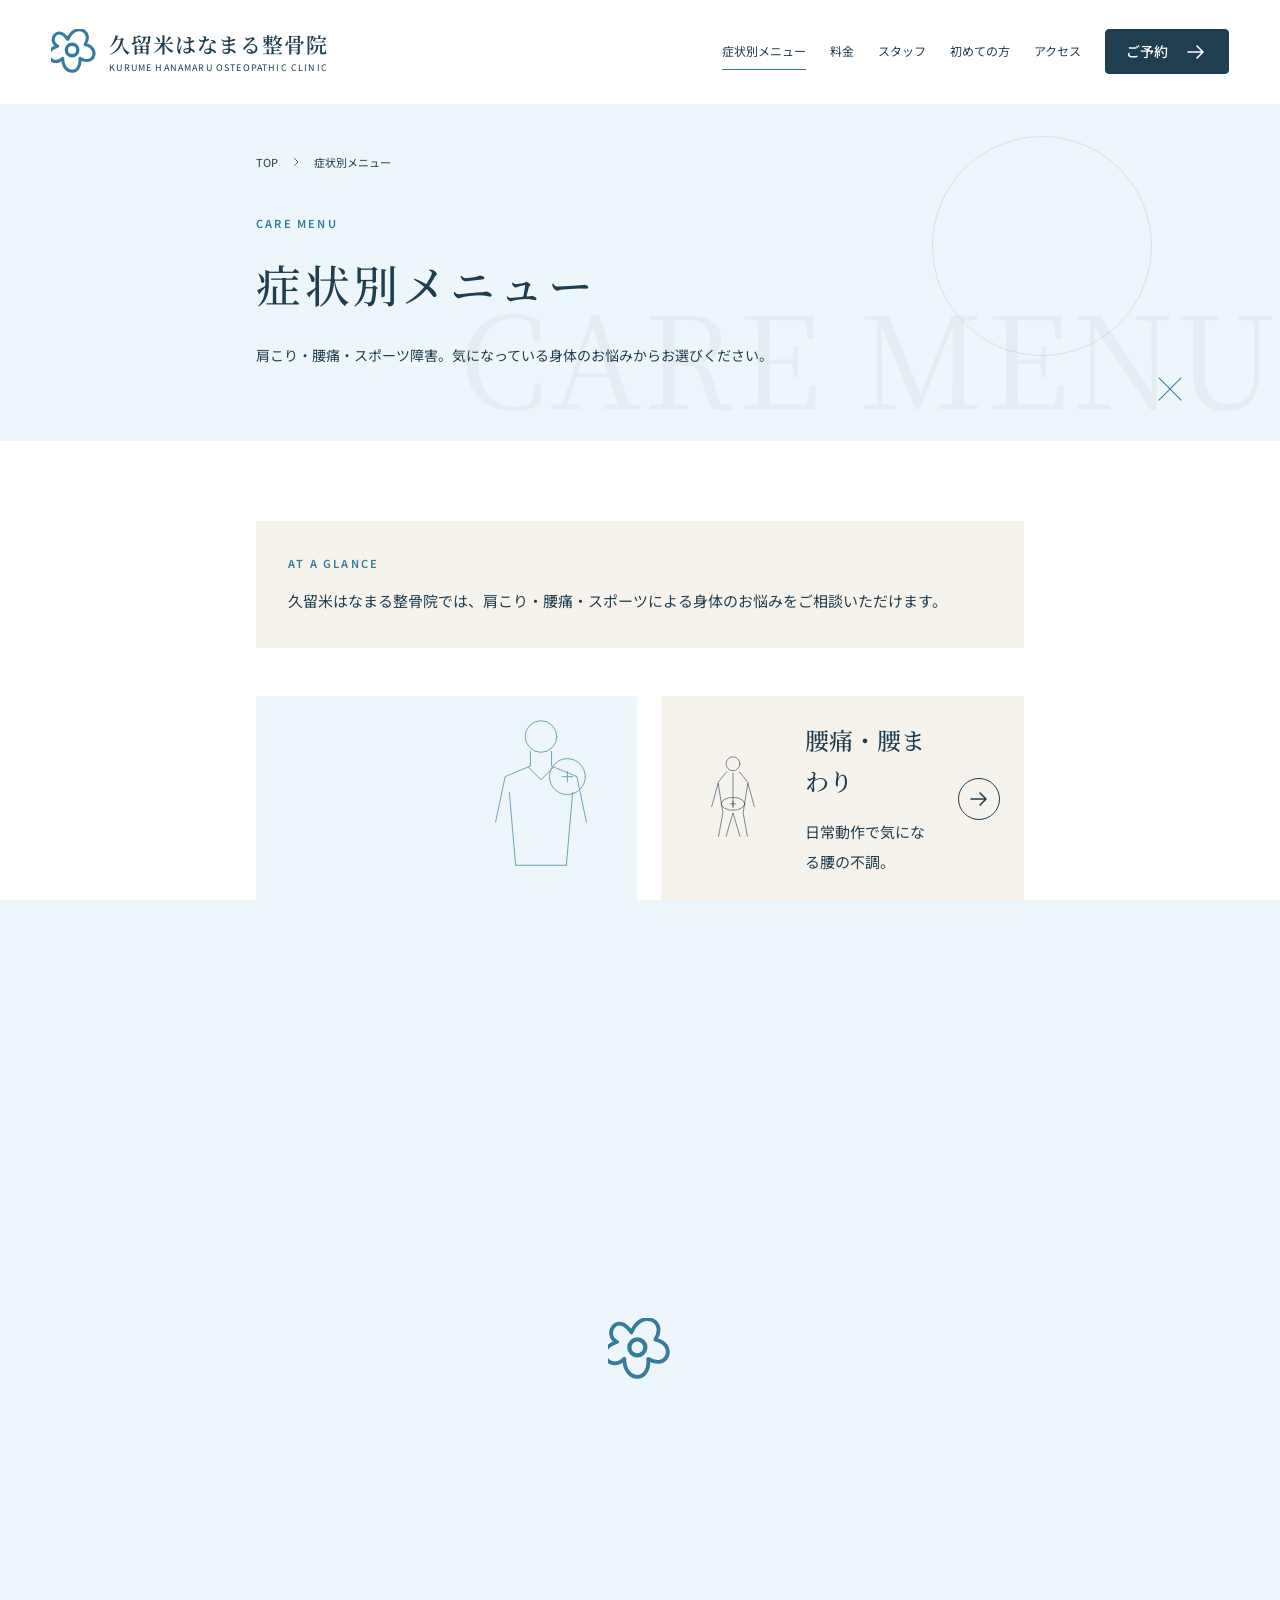
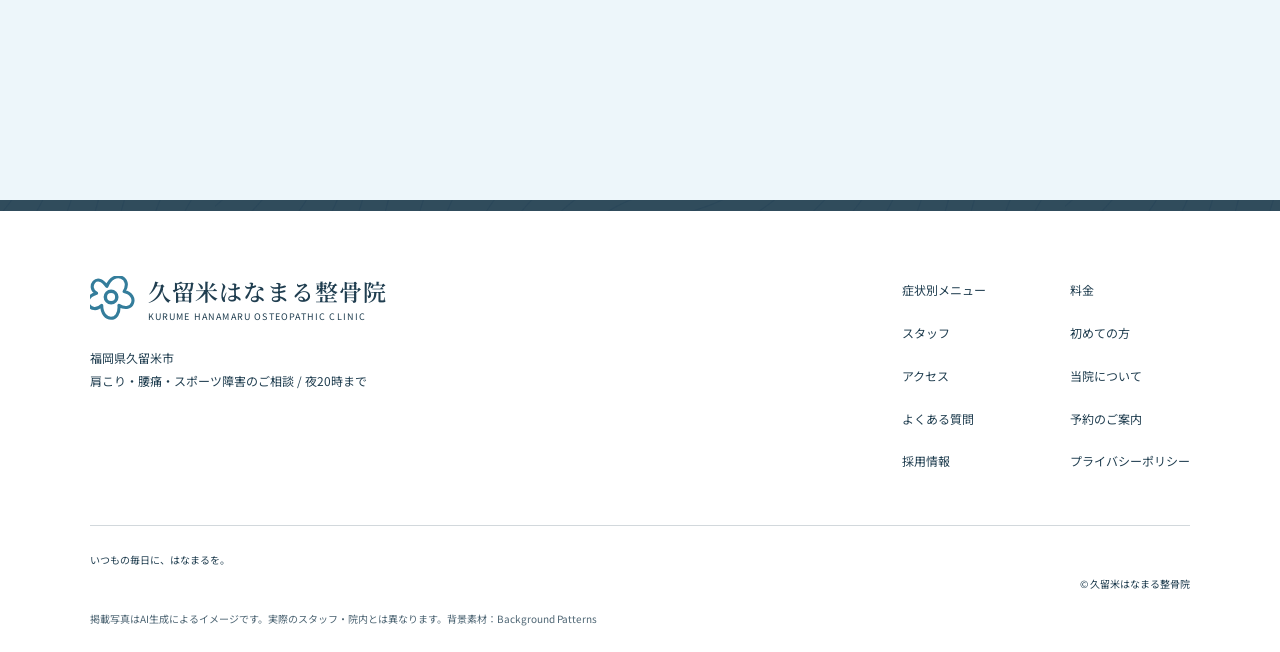
<file: menu.html>
<!doctype html>
<html lang="ja"><head><meta charset="utf-8"><meta name="viewport" content="width=device-width,initial-scale=1"><title>症状別メニュー｜久留米はなまる整骨院</title><meta name="description" content="肩こり・腰痛・スポーツ障害。気になっている身体のお悩みからお選びください。"><meta name="robots" content="noindex,nofollow"><meta name="theme-color" content="#edf6fa"><meta property="og:type" content="website"><meta property="og:locale" content="ja_JP"><meta property="og:site_name" content="久留米はなまる整骨院"><meta property="og:title" content="症状別メニュー｜久留米はなまる整骨院"><meta property="og:description" content="肩こり・腰痛・スポーツ障害。気になっている身体のお悩みからお選びください。"><meta name="twitter:card" content="summary_large_image"><link rel="icon" type="image/svg+xml" href="images/favicon.svg"><link rel="preconnect" href="https://fonts.googleapis.com"><link rel="preconnect" href="https://fonts.gstatic.com" crossorigin><link rel="stylesheet" href="style.CSS"><script src="script.JS" defer></script><script type="application/ld+json">{"@context": "https://schema.org", "@graph": [{"@type": "Organization", "name": "久留米はなまる整骨院", "areaServed": {"@type": "City", "name": "福岡県久留米市"}}, {"@type": "WebPage", "name": "症状別メニュー｜久留米はなまる整骨院", "description": "肩こり・腰痛・スポーツ障害。気になっている身体のお悩みからお選びください。", "inLanguage": "ja"}, {"@type": "BreadcrumbList", "itemListElement": [{"@type": "ListItem", "position": 1, "name": "TOP", "item": "index.HTML"}, {"@type": "ListItem", "position": 2, "name": "症状別メニュー", "item": "menu.html"}]}]}</script></head><body><a class="skip" href="#main">本文へ移動</a><header class="site-header"><a class="brand" href="index.HTML" aria-label="久留米はなまる整骨院 TOP"><svg class="brand-mark" viewBox="0 0 24 24" aria-hidden="true"><path d="M12 6C6-3 0 7 6 10c-10 3-3 13 3 7 0 10 11 10 10 0 8 5 12-6 3-8 5-8-6-13-10-3Z" transform="translate(-2 0) scale(.9)"/><circle cx="11" cy="11" r="3"/></svg><span class="brand-name">久留米はなまる整骨院<small>KURUME HANAMARU OSTEOPATHIC CLINIC</small></span></a><nav class="desktop-nav" aria-label="メインナビゲーション"><a href="menu.html" aria-current="page">症状別メニュー</a><a href="prices.html">料金</a><a href="staff.html">スタッフ</a><a href="first.html">初めての方</a><a href="access.html">アクセス</a><a class="btn header-reserve" href="reservation.html">ご予約<svg class="" viewBox="0 0 24 24" aria-hidden="true"><path d="M4 12h15M13 6l6 6-6 6"/></svg></a></nav><button class="menu-toggle" aria-expanded="false" aria-controls="mobile-menu"><svg class="" viewBox="0 0 24 24" aria-hidden="true"><path d="M4 7h16M4 12h16M4 17h16"/></svg><span class="menu-label">メニュー</span></button></header><nav class="mobile-nav" id="mobile-menu" aria-label="モバイルナビゲーション" hidden><div class="mobile-nav-links"><a href="menu.html">症状別メニュー</a><a href="prices.html">料金</a><a href="staff.html">スタッフ</a><a href="first.html">初めての方</a><a href="access.html">アクセス</a><a href="about.html">当院について</a><a href="faq.html">よくある質問</a><a href="reservation.html">予約のご案内</a></div><p>福岡県久留米市 / 夜20時まで</p><div class="button-row"><a class="btn " href="reservation.html">予約のご案内<svg class="" viewBox="0 0 24 24" aria-hidden="true"><path d="M4 12h15M13 6l6 6-6 6"/></svg></a></div></nav><main id="main"><section class="page-top"><span class="orb" aria-hidden="true"></span><span class="small-spark" aria-hidden="true"></span><span class="ribbon" aria-hidden="true">CARE MENU</span><div class="reading"><nav class="breadcrumb" aria-label="パンくずリスト"><a href="index.HTML">TOP</a><svg class="" viewBox="0 0 24 24" aria-hidden="true"><path d="m9 5 7 7-7 7"/></svg><span aria-current="page">症状別メニュー</span></nav><span class="eyebrow">CARE MENU</span><h1>症状別メニュー</h1><p class="lead">肩こり・腰痛・スポーツ障害。気になっている身体のお悩みからお選びください。</p></div></section><section class="page-content "><div class="reading"><div class="answer"><span class="eyebrow">AT A GLANCE</span><p>久留米はなまる整骨院では、肩こり・腰痛・スポーツによる身体のお悩みをご相談いただけます。</p></div><div class="symptom-composition"><a class="symptom-large" href="shoulder.html"><svg class="body-art" viewBox="0 0 120 180" aria-hidden="true"><circle cx="60" cy="27" r="15"/><path d="M50 41v14L26 65l-9 43M70 41v14l24 10 9 43M30 80l6 69M90 80l-6 69M36 149h48M48 56l12 12 12-12"/><circle cx="85" cy="65" r="17"/><path d="M80 65h10M85 60v10"/></svg><span class="eyebrow">SHOULDER</span><h3>肩こり・肩まわり</h3><p>仕事や家事で感じる肩のつらさ。</p><span class="arrow-circle"><svg class="" viewBox="0 0 24 24" aria-hidden="true"><path d="M4 12h15M13 6l6 6-6 6"/></svg></span></a><div class="symptom-side"><a class="symptom-small" href="back.html"><svg class="body-art" viewBox="0 0 120 180" aria-hidden="true"><circle cx="60" cy="24" r="13"/><path d="M48 39l-16 20 9 57-8 44M72 39l16 20-9 57 8 44M47 160l13-44 13 44M60 41v65M32 61l-12 43M88 61l12 43"/><ellipse cx="60" cy="99" rx="22" ry="12"/><path d="M55 99h10M60 94v10"/></svg><div><h3>腰痛・腰まわり</h3><p>日常動作で気になる腰の不調。</p></div><span class="arrow-circle"><svg class="" viewBox="0 0 24 24" aria-hidden="true"><path d="M4 12h15M13 6l6 6-6 6"/></svg></span></a><a class="symptom-small" href="sports.html"><svg class="body-art" viewBox="0 0 120 180" aria-hidden="true"><circle cx="74" cy="26" r="12"/><path d="m64 40-24 28 27 21 15 27 22 15M41 68 25 97 9 106M45 62l-15-8-19 14M61 47l23 21 21-4M67 89l-27 35-20 4"/><path d="M8 150h103M16 137h20M90 137h13"/></svg><div><h3>スポーツ障害</h3><p>運動中・運動後の身体の悩み。</p></div><span class="arrow-circle"><svg class="" viewBox="0 0 24 24" aria-hidden="true"><path d="M4 12h15M13 6l6 6-6 6"/></svg></span></a></div></div><div class="notice">どのメニューに当てはまるか分からない場合は、予約時に気になっている部位と困っている場面をお伝えください。</div><div class="related-links"><a class="text-link" href="prices.html">料金について<svg class="" viewBox="0 0 24 24" aria-hidden="true"><path d="M4 12h15M13 6l6 6-6 6"/></svg></a><a class="text-link" href="first.html">来院の流れ<svg class="" viewBox="0 0 24 24" aria-hidden="true"><path d="M4 12h15M13 6l6 6-6 6"/></svg></a></div></div></section><section class="reservation-banner"><span class="pattern" aria-hidden="true"></span><span class="orb" aria-hidden="true"></span><span class="small-spark" aria-hidden="true"></span><span class="ribbon" aria-hidden="true"></span><div class="reading"><span class="eyebrow">RESERVATION</span><h2>身体のこと、<br class="mobile-break">まずは話してみませんか。</h2><p>肩こり・腰痛・スポーツによる身体のお悩みに。<br>ご都合に合わせた予約方法をご案内します。</p><div class="button-row"><a class="btn white" href="reservation.html#by-line"><div class="line-logo" aria-hidden="true"></div>LINEで予約<svg class="" viewBox="0 0 24 24" aria-hidden="true"><path d="M4 12h15M13 6l6 6-6 6"/></svg></a><a class="btn outline-white white" href="reservation.html#by-phone"><svg class="" viewBox="0 0 24 24" aria-hidden="true"><path d="M5 3h4l2 5-3 2c1.5 3 3 4.5 6 6l2-3 5 2v4c0 1-1 2-2 2C9 21 3 15 3 5c0-1 1-2 2-2Z"/></svg>電話で予約<svg class="" viewBox="0 0 24 24" aria-hidden="true"><path d="M4 12h15M13 6l6 6-6 6"/></svg></a></div></div></section></main><footer class="site-footer"><div class="footer-main"><div><a class="brand" href="index.HTML" aria-label="久留米はなまる整骨院 TOP"><svg class="brand-mark" viewBox="0 0 24 24" aria-hidden="true"><path d="M12 6C6-3 0 7 6 10c-10 3-3 13 3 7 0 10 11 10 10 0 8 5 12-6 3-8 5-8-6-13-10-3Z" transform="translate(-2 0) scale(.9)"/><circle cx="11" cy="11" r="3"/></svg><span class="brand-name">久留米はなまる整骨院<small>KURUME HANAMARU OSTEOPATHIC CLINIC</small></span></a><p>福岡県久留米市<br>肩こり・腰痛・スポーツ障害のご相談 / 夜20時まで</p></div><nav class="footer-links" aria-label="フッターナビゲーション"><a href="menu.html">症状別メニュー</a><a href="prices.html">料金</a><a href="staff.html">スタッフ</a><a href="first.html">初めての方</a><a href="access.html">アクセス</a><a href="about.html">当院について</a><a href="faq.html">よくある質問</a><a href="reservation.html">予約のご案内</a><a href="recruit.html">採用情報</a><a href="privacy.html">プライバシーポリシー</a></nav></div><div class="footer-bottom"><p>いつもの毎日に、はなまるを。</p><p>© 久留米はなまる整骨院</p></div><p class="photo-disclaimer">掲載写真はAI生成によるイメージです。実際のスタッフ・院内とは異なります。背景素材：<a href="https://background-patterns.co/templates/subtle-wavy-line-pattern-with-gentle-flow" target="_blank" rel="noopener noreferrer">Background Patterns</a></p></footer><div class="mobile-cta" aria-label="予約へのショートカット"><a href="reservation.html#by-phone"><svg class="" viewBox="0 0 24 24" aria-hidden="true"><path d="M5 3h4l2 5-3 2c1.5 3 3 4.5 6 6l2-3 5 2v4c0 1-1 2-2 2C9 21 3 15 3 5c0-1 1-2 2-2Z"/></svg>電話で予約</a><a href="reservation.html#by-line"><div class="line-logo" aria-hidden="true"></div>LINEで予約</a></div><div class="transition-curtain" aria-hidden="true"><svg class="" viewBox="0 0 24 24" aria-hidden="true"><path d="M12 6C6-3 0 7 6 10c-10 3-3 13 3 7 0 10 11 10 10 0 8 5 12-6 3-8 5-8-6-13-10-3Z" transform="translate(-2 0) scale(.9)"/><circle cx="11" cy="11" r="3"/></svg></div></body></html>
</file>
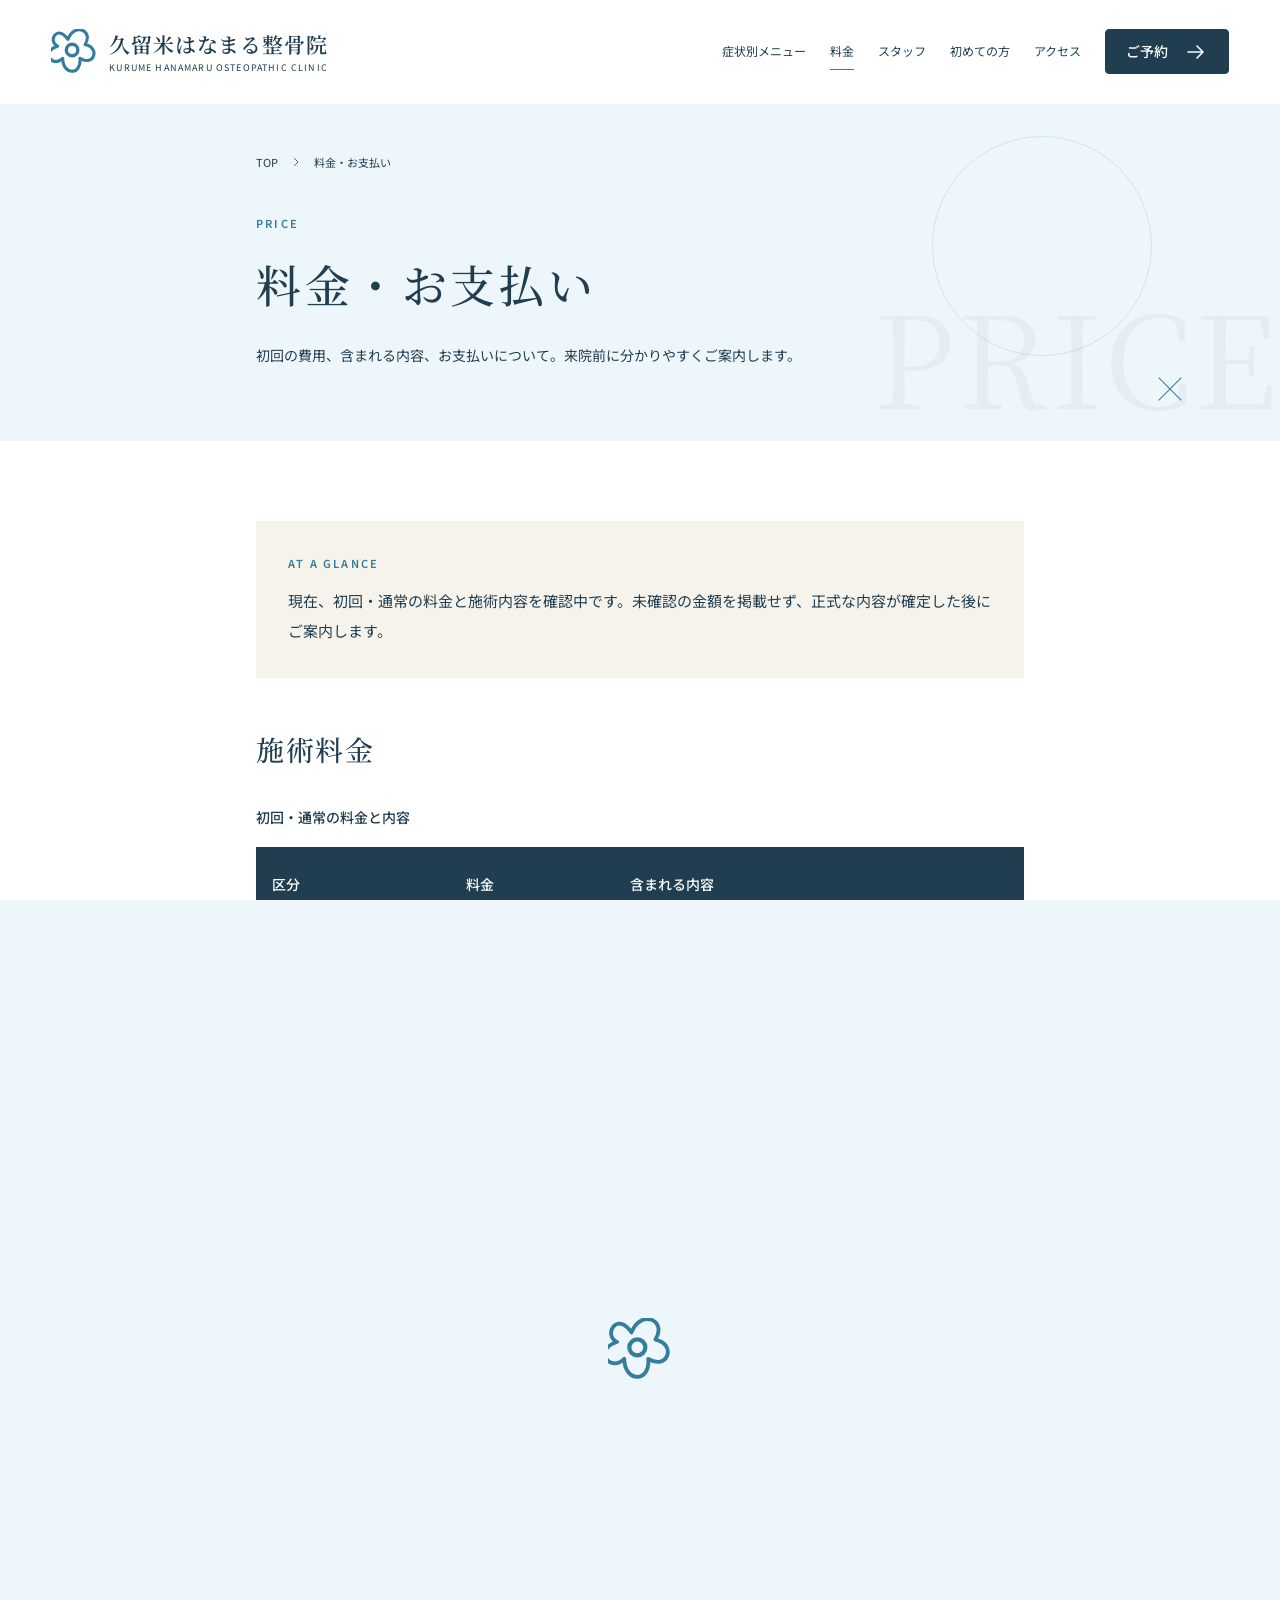
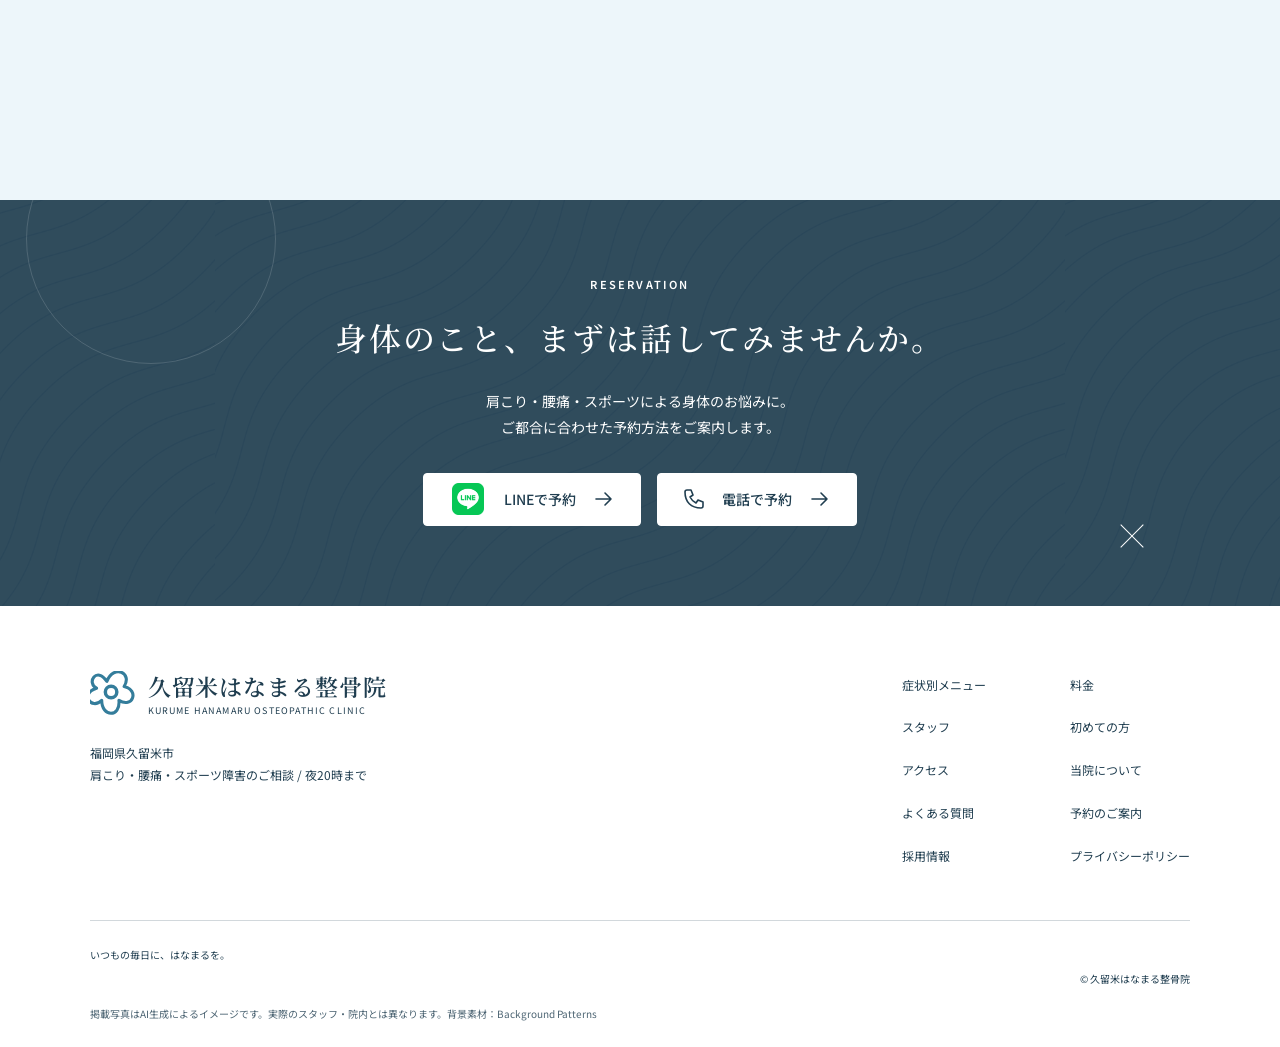
<file: prices.html>
<!doctype html>
<html lang="ja"><head><meta charset="utf-8"><meta name="viewport" content="width=device-width,initial-scale=1"><title>料金・お支払い｜久留米はなまる整骨院</title><meta name="description" content="初回の費用、含まれる内容、お支払いについて。来院前に分かりやすくご案内します。"><meta name="robots" content="noindex,nofollow"><meta name="theme-color" content="#edf6fa"><meta property="og:type" content="website"><meta property="og:locale" content="ja_JP"><meta property="og:site_name" content="久留米はなまる整骨院"><meta property="og:title" content="料金・お支払い｜久留米はなまる整骨院"><meta property="og:description" content="初回の費用、含まれる内容、お支払いについて。来院前に分かりやすくご案内します。"><meta name="twitter:card" content="summary_large_image"><link rel="icon" type="image/svg+xml" href="images/favicon.svg"><link rel="preconnect" href="https://fonts.googleapis.com"><link rel="preconnect" href="https://fonts.gstatic.com" crossorigin><link rel="stylesheet" href="style.CSS"><script src="script.JS" defer></script><script type="application/ld+json">{"@context": "https://schema.org", "@graph": [{"@type": "Organization", "name": "久留米はなまる整骨院", "areaServed": {"@type": "City", "name": "福岡県久留米市"}}, {"@type": "WebPage", "name": "料金・お支払い｜久留米はなまる整骨院", "description": "初回の費用、含まれる内容、お支払いについて。来院前に分かりやすくご案内します。", "inLanguage": "ja"}, {"@type": "BreadcrumbList", "itemListElement": [{"@type": "ListItem", "position": 1, "name": "TOP", "item": "index.HTML"}, {"@type": "ListItem", "position": 2, "name": "料金・お支払い", "item": "prices.html"}]}]}</script></head><body><a class="skip" href="#main">本文へ移動</a><header class="site-header"><a class="brand" href="index.HTML" aria-label="久留米はなまる整骨院 TOP"><svg class="brand-mark" viewBox="0 0 24 24" aria-hidden="true"><path d="M12 6C6-3 0 7 6 10c-10 3-3 13 3 7 0 10 11 10 10 0 8 5 12-6 3-8 5-8-6-13-10-3Z" transform="translate(-2 0) scale(.9)"/><circle cx="11" cy="11" r="3"/></svg><span class="brand-name">久留米はなまる整骨院<small>KURUME HANAMARU OSTEOPATHIC CLINIC</small></span></a><nav class="desktop-nav" aria-label="メインナビゲーション"><a href="menu.html">症状別メニュー</a><a href="prices.html" aria-current="page">料金</a><a href="staff.html">スタッフ</a><a href="first.html">初めての方</a><a href="access.html">アクセス</a><a class="btn header-reserve" href="reservation.html">ご予約<svg class="" viewBox="0 0 24 24" aria-hidden="true"><path d="M4 12h15M13 6l6 6-6 6"/></svg></a></nav><button class="menu-toggle" aria-expanded="false" aria-controls="mobile-menu"><svg class="" viewBox="0 0 24 24" aria-hidden="true"><path d="M4 7h16M4 12h16M4 17h16"/></svg><span class="menu-label">メニュー</span></button></header><nav class="mobile-nav" id="mobile-menu" aria-label="モバイルナビゲーション" hidden><div class="mobile-nav-links"><a href="menu.html">症状別メニュー</a><a href="prices.html">料金</a><a href="staff.html">スタッフ</a><a href="first.html">初めての方</a><a href="access.html">アクセス</a><a href="about.html">当院について</a><a href="faq.html">よくある質問</a><a href="reservation.html">予約のご案内</a></div><p>福岡県久留米市 / 夜20時まで</p><div class="button-row"><a class="btn " href="reservation.html">予約のご案内<svg class="" viewBox="0 0 24 24" aria-hidden="true"><path d="M4 12h15M13 6l6 6-6 6"/></svg></a></div></nav><main id="main"><section class="page-top"><span class="orb" aria-hidden="true"></span><span class="small-spark" aria-hidden="true"></span><span class="ribbon" aria-hidden="true">PRICE</span><div class="reading"><nav class="breadcrumb" aria-label="パンくずリスト"><a href="index.HTML">TOP</a><svg class="" viewBox="0 0 24 24" aria-hidden="true"><path d="m9 5 7 7-7 7"/></svg><span aria-current="page">料金・お支払い</span></nav><span class="eyebrow">PRICE</span><h1>料金・お支払い</h1><p class="lead">初回の費用、含まれる内容、お支払いについて。来院前に分かりやすくご案内します。</p></div></section><section class="page-content "><div class="reading"><div class="answer"><span class="eyebrow">AT A GLANCE</span><p>現在、初回・通常の料金と施術内容を確認中です。未確認の金額を掲載せず、正式な内容が確定した後にご案内します。</p></div><section class="content-block"><h2>施術料金</h2><table class="price-table"><caption>初回・通常の料金と内容</caption><thead><tr><th scope="col">区分</th><th scope="col">料金</th><th scope="col">含まれる内容</th></tr></thead><tbody><tr><th scope="row">初回</th><td>確認中</td><td>相談・施術内容を確認中</td></tr><tr><th scope="row">通常</th><td>確認中</td><td>施術内容を確認中</td></tr><tr><th scope="row">追加費用</th><td>確認中</td><td>有無・条件を確認中</td></tr></tbody></table></section><section class="content-block"><h2>保険の取り扱いについて。</h2><p>保険の利用可否や費用は、相談内容に応じて確認します。すべての肩こり・腰痛・スポーツの悩みに保険が適用されると案内するものではありません。院での正式な取り扱いは確認後に掲載します。</p></section><section class="content-block"><h2>お支払い・所要時間。</h2><dl class="info-list"><div><dt>支払方法</dt><dd>対応方法を確認中</dd></div><div><dt>初回の時間</dt><dd>目安を確認中</dd></div><div><dt>通常の時間</dt><dd>目安を確認中</dd></div></dl></section><div class="related-links"><a class="text-link" href="faq.html">よくある質問<svg class="" viewBox="0 0 24 24" aria-hidden="true"><path d="M4 12h15M13 6l6 6-6 6"/></svg></a><a class="text-link" href="reservation.html">予約について<svg class="" viewBox="0 0 24 24" aria-hidden="true"><path d="M4 12h15M13 6l6 6-6 6"/></svg></a></div></div></section><section class="reservation-banner"><span class="pattern" aria-hidden="true"></span><span class="orb" aria-hidden="true"></span><span class="small-spark" aria-hidden="true"></span><span class="ribbon" aria-hidden="true"></span><div class="reading"><span class="eyebrow">RESERVATION</span><h2>身体のこと、<br class="mobile-break">まずは話してみませんか。</h2><p>肩こり・腰痛・スポーツによる身体のお悩みに。<br>ご都合に合わせた予約方法をご案内します。</p><div class="button-row"><a class="btn white" href="reservation.html#by-line"><div class="line-logo" aria-hidden="true"></div>LINEで予約<svg class="" viewBox="0 0 24 24" aria-hidden="true"><path d="M4 12h15M13 6l6 6-6 6"/></svg></a><a class="btn outline-white white" href="reservation.html#by-phone"><svg class="" viewBox="0 0 24 24" aria-hidden="true"><path d="M5 3h4l2 5-3 2c1.5 3 3 4.5 6 6l2-3 5 2v4c0 1-1 2-2 2C9 21 3 15 3 5c0-1 1-2 2-2Z"/></svg>電話で予約<svg class="" viewBox="0 0 24 24" aria-hidden="true"><path d="M4 12h15M13 6l6 6-6 6"/></svg></a></div></div></section></main><footer class="site-footer"><div class="footer-main"><div><a class="brand" href="index.HTML" aria-label="久留米はなまる整骨院 TOP"><svg class="brand-mark" viewBox="0 0 24 24" aria-hidden="true"><path d="M12 6C6-3 0 7 6 10c-10 3-3 13 3 7 0 10 11 10 10 0 8 5 12-6 3-8 5-8-6-13-10-3Z" transform="translate(-2 0) scale(.9)"/><circle cx="11" cy="11" r="3"/></svg><span class="brand-name">久留米はなまる整骨院<small>KURUME HANAMARU OSTEOPATHIC CLINIC</small></span></a><p>福岡県久留米市<br>肩こり・腰痛・スポーツ障害のご相談 / 夜20時まで</p></div><nav class="footer-links" aria-label="フッターナビゲーション"><a href="menu.html">症状別メニュー</a><a href="prices.html">料金</a><a href="staff.html">スタッフ</a><a href="first.html">初めての方</a><a href="access.html">アクセス</a><a href="about.html">当院について</a><a href="faq.html">よくある質問</a><a href="reservation.html">予約のご案内</a><a href="recruit.html">採用情報</a><a href="privacy.html">プライバシーポリシー</a></nav></div><div class="footer-bottom"><p>いつもの毎日に、はなまるを。</p><p>© 久留米はなまる整骨院</p></div><p class="photo-disclaimer">掲載写真はAI生成によるイメージです。実際のスタッフ・院内とは異なります。背景素材：<a href="https://background-patterns.co/templates/subtle-wavy-line-pattern-with-gentle-flow" target="_blank" rel="noopener noreferrer">Background Patterns</a></p></footer><div class="mobile-cta" aria-label="予約へのショートカット"><a href="reservation.html#by-phone"><svg class="" viewBox="0 0 24 24" aria-hidden="true"><path d="M5 3h4l2 5-3 2c1.5 3 3 4.5 6 6l2-3 5 2v4c0 1-1 2-2 2C9 21 3 15 3 5c0-1 1-2 2-2Z"/></svg>電話で予約</a><a href="reservation.html#by-line"><div class="line-logo" aria-hidden="true"></div>LINEで予約</a></div><div class="transition-curtain" aria-hidden="true"><svg class="" viewBox="0 0 24 24" aria-hidden="true"><path d="M12 6C6-3 0 7 6 10c-10 3-3 13 3 7 0 10 11 10 10 0 8 5 12-6 3-8 5-8-6-13-10-3Z" transform="translate(-2 0) scale(.9)"/><circle cx="11" cy="11" r="3"/></svg></div></body></html>
</file>
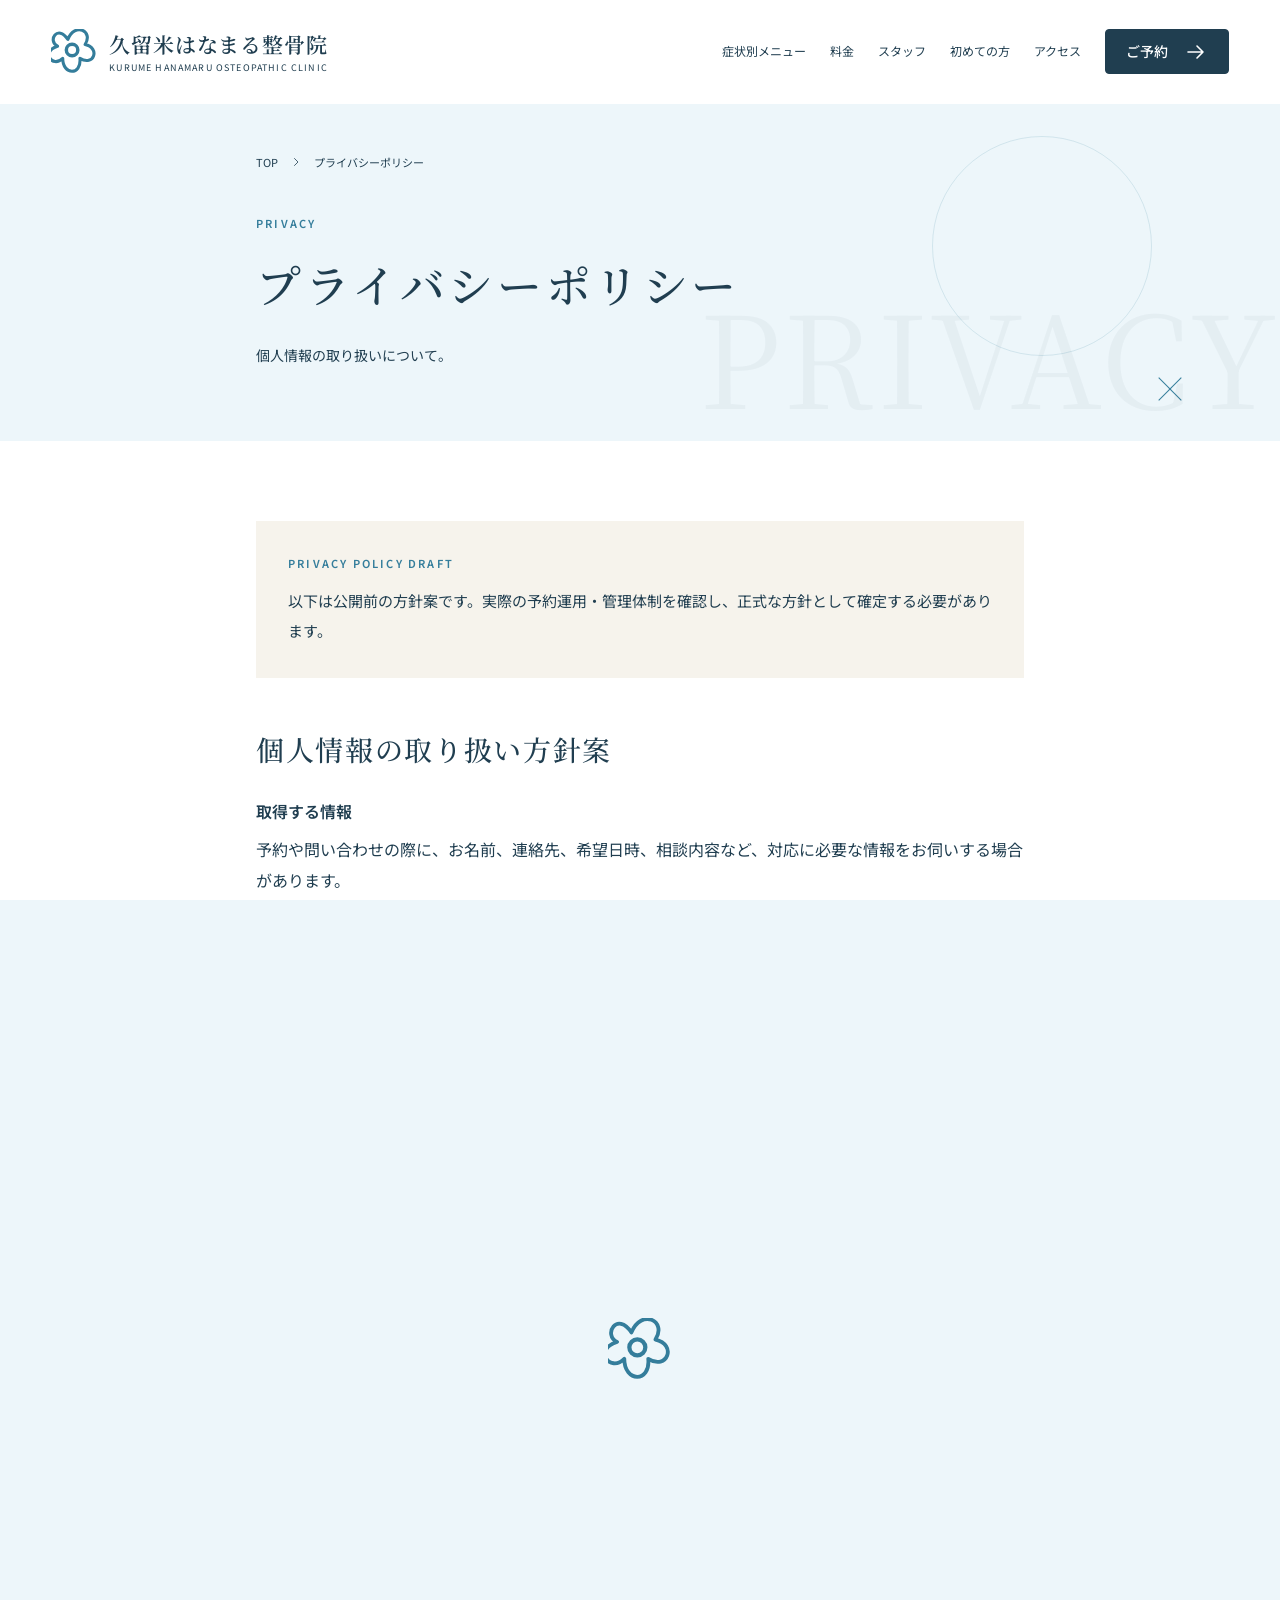
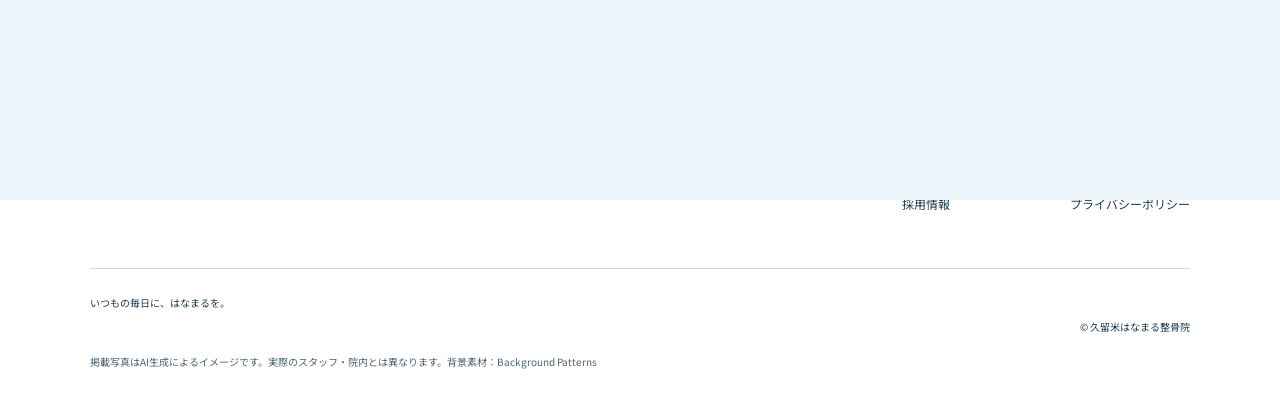
<file: privacy.html>
<!doctype html>
<html lang="ja"><head><meta charset="utf-8"><meta name="viewport" content="width=device-width,initial-scale=1"><title>プライバシーポリシー｜久留米はなまる整骨院</title><meta name="description" content="個人情報の取り扱いについて。"><meta name="robots" content="noindex,nofollow"><meta name="theme-color" content="#edf6fa"><meta property="og:type" content="website"><meta property="og:locale" content="ja_JP"><meta property="og:site_name" content="久留米はなまる整骨院"><meta property="og:title" content="プライバシーポリシー｜久留米はなまる整骨院"><meta property="og:description" content="個人情報の取り扱いについて。"><meta name="twitter:card" content="summary_large_image"><link rel="icon" type="image/svg+xml" href="images/favicon.svg"><link rel="preconnect" href="https://fonts.googleapis.com"><link rel="preconnect" href="https://fonts.gstatic.com" crossorigin><link rel="stylesheet" href="style.CSS"><script src="script.JS" defer></script><script type="application/ld+json">{"@context": "https://schema.org", "@graph": [{"@type": "Organization", "name": "久留米はなまる整骨院", "areaServed": {"@type": "City", "name": "福岡県久留米市"}}, {"@type": "WebPage", "name": "プライバシーポリシー｜久留米はなまる整骨院", "description": "個人情報の取り扱いについて。", "inLanguage": "ja"}, {"@type": "BreadcrumbList", "itemListElement": [{"@type": "ListItem", "position": 1, "name": "TOP", "item": "index.HTML"}, {"@type": "ListItem", "position": 2, "name": "プライバシーポリシー", "item": "privacy.html"}]}]}</script></head><body><a class="skip" href="#main">本文へ移動</a><header class="site-header"><a class="brand" href="index.HTML" aria-label="久留米はなまる整骨院 TOP"><svg class="brand-mark" viewBox="0 0 24 24" aria-hidden="true"><path d="M12 6C6-3 0 7 6 10c-10 3-3 13 3 7 0 10 11 10 10 0 8 5 12-6 3-8 5-8-6-13-10-3Z" transform="translate(-2 0) scale(.9)"/><circle cx="11" cy="11" r="3"/></svg><span class="brand-name">久留米はなまる整骨院<small>KURUME HANAMARU OSTEOPATHIC CLINIC</small></span></a><nav class="desktop-nav" aria-label="メインナビゲーション"><a href="menu.html">症状別メニュー</a><a href="prices.html">料金</a><a href="staff.html">スタッフ</a><a href="first.html">初めての方</a><a href="access.html">アクセス</a><a class="btn header-reserve" href="reservation.html">ご予約<svg class="" viewBox="0 0 24 24" aria-hidden="true"><path d="M4 12h15M13 6l6 6-6 6"/></svg></a></nav><button class="menu-toggle" aria-expanded="false" aria-controls="mobile-menu"><svg class="" viewBox="0 0 24 24" aria-hidden="true"><path d="M4 7h16M4 12h16M4 17h16"/></svg><span class="menu-label">メニュー</span></button></header><nav class="mobile-nav" id="mobile-menu" aria-label="モバイルナビゲーション" hidden><div class="mobile-nav-links"><a href="menu.html">症状別メニュー</a><a href="prices.html">料金</a><a href="staff.html">スタッフ</a><a href="first.html">初めての方</a><a href="access.html">アクセス</a><a href="about.html">当院について</a><a href="faq.html">よくある質問</a><a href="reservation.html">予約のご案内</a></div><p>福岡県久留米市 / 夜20時まで</p><div class="button-row"><a class="btn " href="reservation.html">予約のご案内<svg class="" viewBox="0 0 24 24" aria-hidden="true"><path d="M4 12h15M13 6l6 6-6 6"/></svg></a></div></nav><main id="main"><section class="page-top"><span class="orb" aria-hidden="true"></span><span class="small-spark" aria-hidden="true"></span><span class="ribbon" aria-hidden="true">PRIVACY</span><div class="reading"><nav class="breadcrumb" aria-label="パンくずリスト"><a href="index.HTML">TOP</a><svg class="" viewBox="0 0 24 24" aria-hidden="true"><path d="m9 5 7 7-7 7"/></svg><span aria-current="page">プライバシーポリシー</span></nav><span class="eyebrow">PRIVACY</span><h1>プライバシーポリシー</h1><p class="lead">個人情報の取り扱いについて。</p></div></section><section class="page-content "><div class="reading"><div class="answer"><span class="eyebrow">PRIVACY POLICY DRAFT</span><p>以下は公開前の方針案です。実際の予約運用・管理体制を確認し、正式な方針として確定する必要があります。</p></div><section class="content-block policy"><h2>個人情報の取り扱い方針案</h2><dl><dt>取得する情報</dt><dd>予約や問い合わせの際に、お名前、連絡先、希望日時、相談内容など、対応に必要な情報をお伺いする場合があります。</dd><dt>利用目的</dt><dd>予約の調整、問い合わせへの回答、来院に関する連絡のために利用する方針です。</dd><dt>管理と第三者への提供</dt><dd>取得情報へのアクセスを必要な担当者に限定する方針です。第三者への提供や外部サービスの利用条件は、実際の運用に基づき確定します。</dd><dt>外部サービス</dt><dd>GoogleマップとGoogle Fontsを利用しています。LINE予約を接続した場合はLINEのサービスを利用します。各サービスの利用時には、各提供者の方針が適用されます。</dd><dt>アクセス解析</dt><dd>この制作版にはアクセス解析タグを設置していません。導入時には取得情報、利用目的、設定を明示します。</dd><dt>問い合わせ窓口</dt><dd>正式な窓口と連絡先は確認中です。</dd></dl></section></div></section></main><footer class="site-footer"><div class="footer-main"><div><a class="brand" href="index.HTML" aria-label="久留米はなまる整骨院 TOP"><svg class="brand-mark" viewBox="0 0 24 24" aria-hidden="true"><path d="M12 6C6-3 0 7 6 10c-10 3-3 13 3 7 0 10 11 10 10 0 8 5 12-6 3-8 5-8-6-13-10-3Z" transform="translate(-2 0) scale(.9)"/><circle cx="11" cy="11" r="3"/></svg><span class="brand-name">久留米はなまる整骨院<small>KURUME HANAMARU OSTEOPATHIC CLINIC</small></span></a><p>福岡県久留米市<br>肩こり・腰痛・スポーツ障害のご相談 / 夜20時まで</p></div><nav class="footer-links" aria-label="フッターナビゲーション"><a href="menu.html">症状別メニュー</a><a href="prices.html">料金</a><a href="staff.html">スタッフ</a><a href="first.html">初めての方</a><a href="access.html">アクセス</a><a href="about.html">当院について</a><a href="faq.html">よくある質問</a><a href="reservation.html">予約のご案内</a><a href="recruit.html">採用情報</a><a href="privacy.html">プライバシーポリシー</a></nav></div><div class="footer-bottom"><p>いつもの毎日に、はなまるを。</p><p>© 久留米はなまる整骨院</p></div><p class="photo-disclaimer">掲載写真はAI生成によるイメージです。実際のスタッフ・院内とは異なります。背景素材：<a href="https://background-patterns.co/templates/subtle-wavy-line-pattern-with-gentle-flow" target="_blank" rel="noopener noreferrer">Background Patterns</a></p></footer><div class="mobile-cta" aria-label="予約へのショートカット"><a href="reservation.html#by-phone"><svg class="" viewBox="0 0 24 24" aria-hidden="true"><path d="M5 3h4l2 5-3 2c1.5 3 3 4.5 6 6l2-3 5 2v4c0 1-1 2-2 2C9 21 3 15 3 5c0-1 1-2 2-2Z"/></svg>電話で予約</a><a href="reservation.html#by-line"><div class="line-logo" aria-hidden="true"></div>LINEで予約</a></div><div class="transition-curtain" aria-hidden="true"><svg class="" viewBox="0 0 24 24" aria-hidden="true"><path d="M12 6C6-3 0 7 6 10c-10 3-3 13 3 7 0 10 11 10 10 0 8 5 12-6 3-8 5-8-6-13-10-3Z" transform="translate(-2 0) scale(.9)"/><circle cx="11" cy="11" r="3"/></svg></div></body></html>
</file>
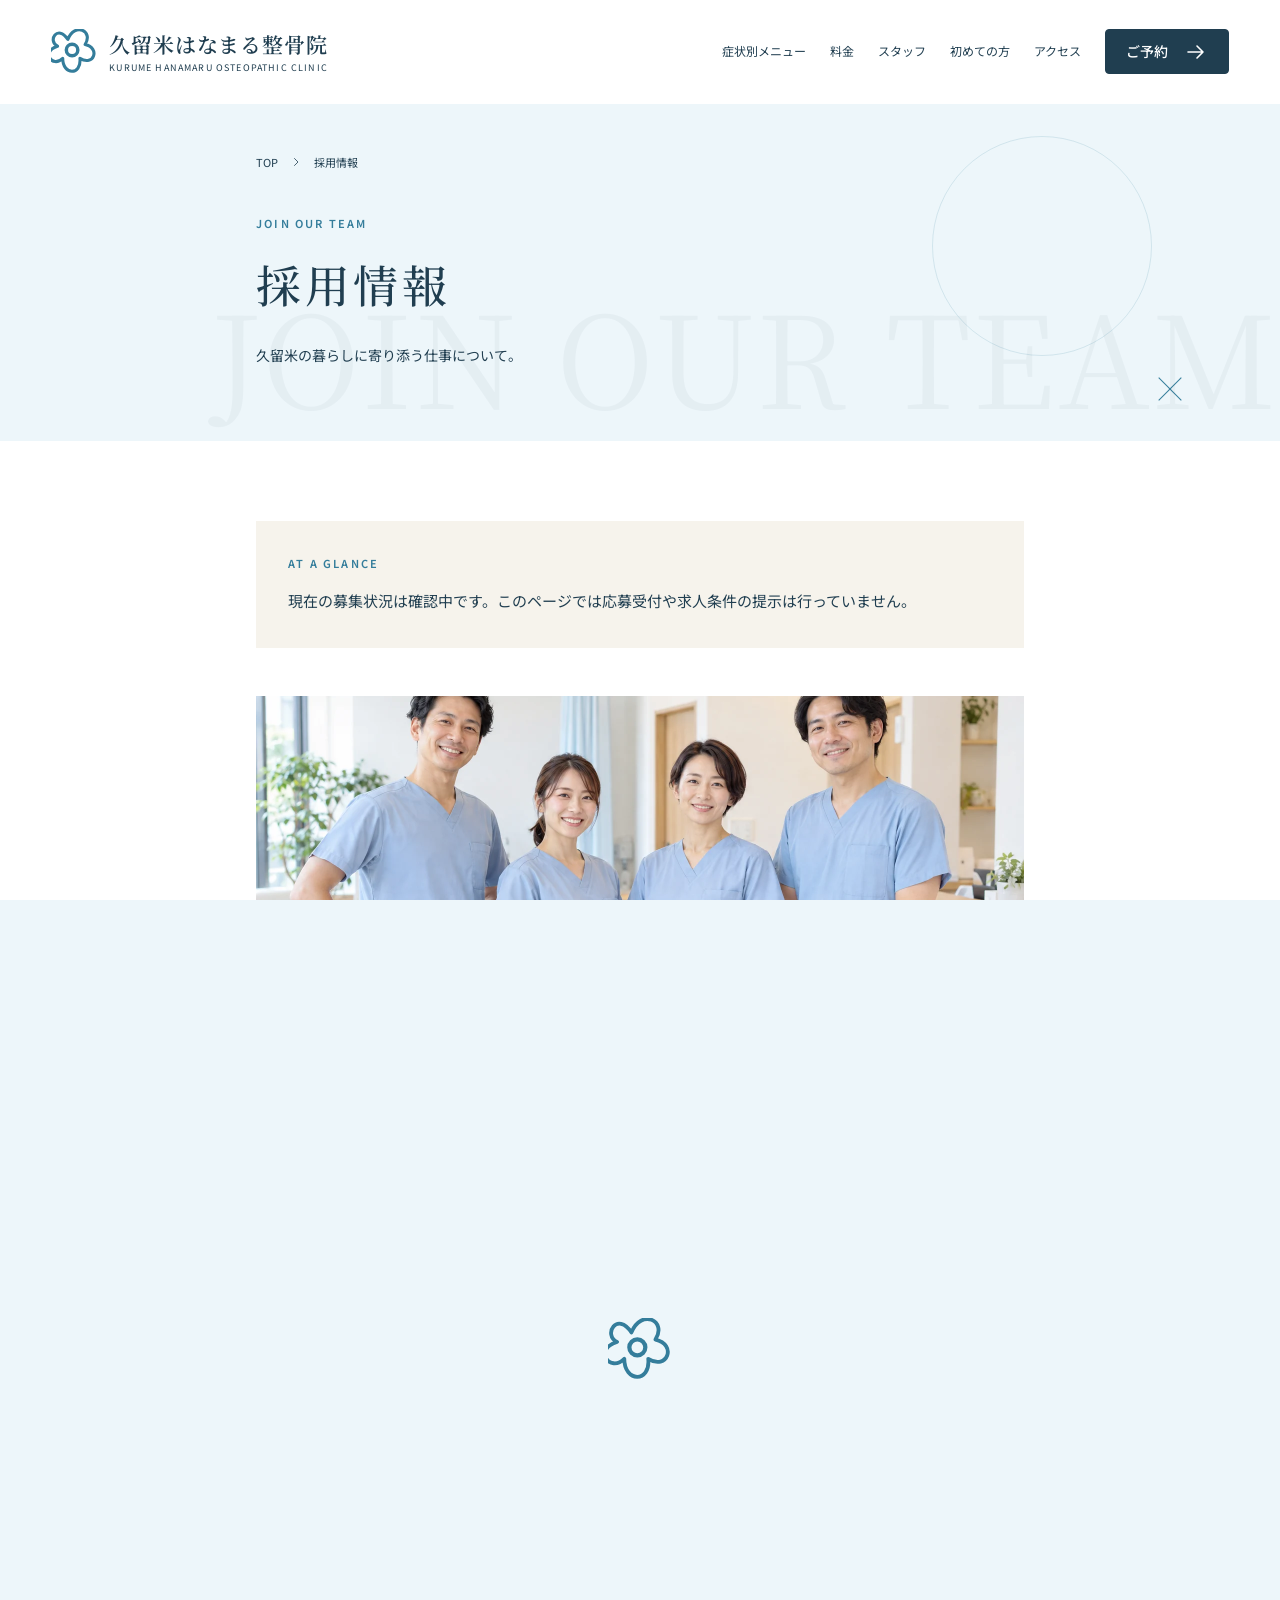
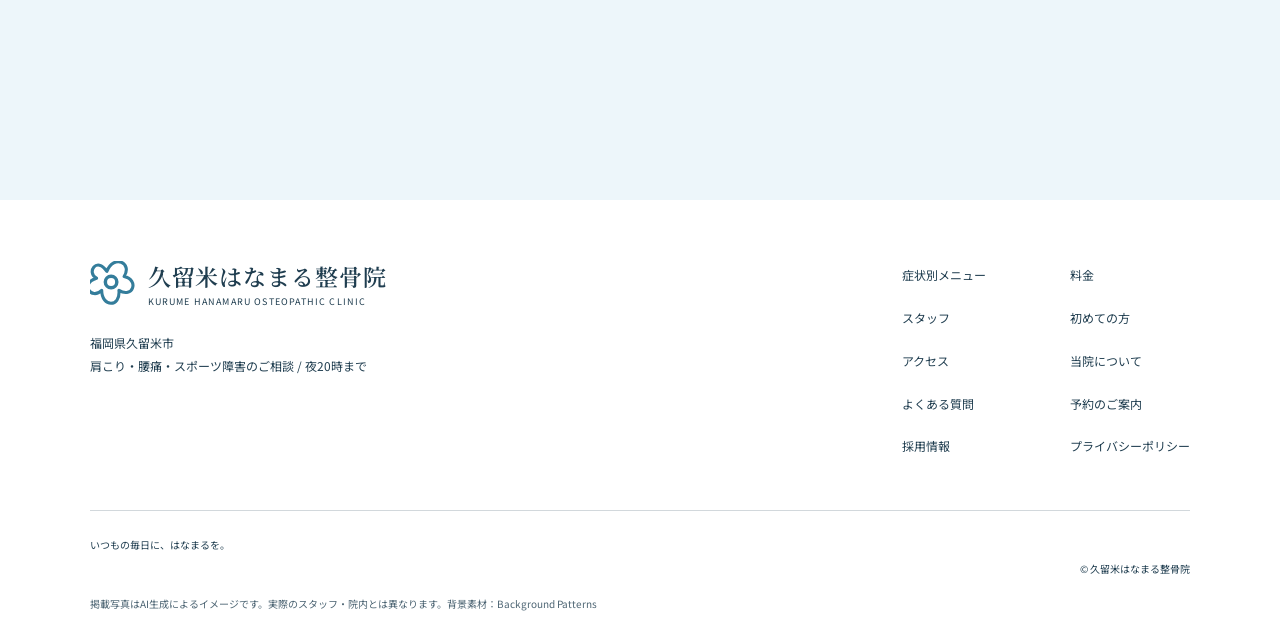
<file: recruit.html>
<!doctype html>
<html lang="ja"><head><meta charset="utf-8"><meta name="viewport" content="width=device-width,initial-scale=1"><title>採用情報｜久留米はなまる整骨院</title><meta name="description" content="久留米の暮らしに寄り添う仕事について。"><meta name="robots" content="noindex,nofollow"><meta name="theme-color" content="#edf6fa"><meta property="og:type" content="website"><meta property="og:locale" content="ja_JP"><meta property="og:site_name" content="久留米はなまる整骨院"><meta property="og:title" content="採用情報｜久留米はなまる整骨院"><meta property="og:description" content="久留米の暮らしに寄り添う仕事について。"><meta name="twitter:card" content="summary_large_image"><link rel="icon" type="image/svg+xml" href="images/favicon.svg"><link rel="preconnect" href="https://fonts.googleapis.com"><link rel="preconnect" href="https://fonts.gstatic.com" crossorigin><link rel="stylesheet" href="style.CSS"><script src="script.JS" defer></script><script type="application/ld+json">{"@context": "https://schema.org", "@graph": [{"@type": "Organization", "name": "久留米はなまる整骨院", "areaServed": {"@type": "City", "name": "福岡県久留米市"}}, {"@type": "WebPage", "name": "採用情報｜久留米はなまる整骨院", "description": "久留米の暮らしに寄り添う仕事について。", "inLanguage": "ja"}, {"@type": "BreadcrumbList", "itemListElement": [{"@type": "ListItem", "position": 1, "name": "TOP", "item": "index.HTML"}, {"@type": "ListItem", "position": 2, "name": "採用情報", "item": "recruit.html"}]}]}</script></head><body><a class="skip" href="#main">本文へ移動</a><header class="site-header"><a class="brand" href="index.HTML" aria-label="久留米はなまる整骨院 TOP"><svg class="brand-mark" viewBox="0 0 24 24" aria-hidden="true"><path d="M12 6C6-3 0 7 6 10c-10 3-3 13 3 7 0 10 11 10 10 0 8 5 12-6 3-8 5-8-6-13-10-3Z" transform="translate(-2 0) scale(.9)"/><circle cx="11" cy="11" r="3"/></svg><span class="brand-name">久留米はなまる整骨院<small>KURUME HANAMARU OSTEOPATHIC CLINIC</small></span></a><nav class="desktop-nav" aria-label="メインナビゲーション"><a href="menu.html">症状別メニュー</a><a href="prices.html">料金</a><a href="staff.html">スタッフ</a><a href="first.html">初めての方</a><a href="access.html">アクセス</a><a class="btn header-reserve" href="reservation.html">ご予約<svg class="" viewBox="0 0 24 24" aria-hidden="true"><path d="M4 12h15M13 6l6 6-6 6"/></svg></a></nav><button class="menu-toggle" aria-expanded="false" aria-controls="mobile-menu"><svg class="" viewBox="0 0 24 24" aria-hidden="true"><path d="M4 7h16M4 12h16M4 17h16"/></svg><span class="menu-label">メニュー</span></button></header><nav class="mobile-nav" id="mobile-menu" aria-label="モバイルナビゲーション" hidden><div class="mobile-nav-links"><a href="menu.html">症状別メニュー</a><a href="prices.html">料金</a><a href="staff.html">スタッフ</a><a href="first.html">初めての方</a><a href="access.html">アクセス</a><a href="about.html">当院について</a><a href="faq.html">よくある質問</a><a href="reservation.html">予約のご案内</a></div><p>福岡県久留米市 / 夜20時まで</p><div class="button-row"><a class="btn " href="reservation.html">予約のご案内<svg class="" viewBox="0 0 24 24" aria-hidden="true"><path d="M4 12h15M13 6l6 6-6 6"/></svg></a></div></nav><main id="main"><section class="page-top"><span class="orb" aria-hidden="true"></span><span class="small-spark" aria-hidden="true"></span><span class="ribbon" aria-hidden="true">JOIN OUR TEAM</span><div class="reading"><nav class="breadcrumb" aria-label="パンくずリスト"><a href="index.HTML">TOP</a><svg class="" viewBox="0 0 24 24" aria-hidden="true"><path d="m9 5 7 7-7 7"/></svg><span aria-current="page">採用情報</span></nav><span class="eyebrow">JOIN OUR TEAM</span><h1>採用情報</h1><p class="lead">久留米の暮らしに寄り添う仕事について。</p></div></section><section class="page-content "><div class="reading"><div class="answer"><span class="eyebrow">AT A GLANCE</span><p>現在の募集状況は確認中です。このページでは応募受付や求人条件の提示は行っていません。</p></div><div class="photo team-photo article-photo" role="img" aria-label="4名のスタッフのチームイメージ"></div><section class="content-block"><h2>募集情報について。</h2><p>募集を行う場合は、職種、仕事内容、必要な資格、給与、勤務時間、休日、応募方法を正式に確認した後、このページでご案内します。</p></section><a class="text-link" href="about.html">当院について読む<svg class="" viewBox="0 0 24 24" aria-hidden="true"><path d="M4 12h15M13 6l6 6-6 6"/></svg></a></div></section><section class="reservation-banner"><span class="pattern" aria-hidden="true"></span><span class="orb" aria-hidden="true"></span><span class="small-spark" aria-hidden="true"></span><span class="ribbon" aria-hidden="true"></span><div class="reading"><span class="eyebrow">RESERVATION</span><h2>身体のこと、<br class="mobile-break">まずは話してみませんか。</h2><p>肩こり・腰痛・スポーツによる身体のお悩みに。<br>ご都合に合わせた予約方法をご案内します。</p><div class="button-row"><a class="btn white" href="reservation.html#by-line"><div class="line-logo" aria-hidden="true"></div>LINEで予約<svg class="" viewBox="0 0 24 24" aria-hidden="true"><path d="M4 12h15M13 6l6 6-6 6"/></svg></a><a class="btn outline-white white" href="reservation.html#by-phone"><svg class="" viewBox="0 0 24 24" aria-hidden="true"><path d="M5 3h4l2 5-3 2c1.5 3 3 4.5 6 6l2-3 5 2v4c0 1-1 2-2 2C9 21 3 15 3 5c0-1 1-2 2-2Z"/></svg>電話で予約<svg class="" viewBox="0 0 24 24" aria-hidden="true"><path d="M4 12h15M13 6l6 6-6 6"/></svg></a></div></div></section></main><footer class="site-footer"><div class="footer-main"><div><a class="brand" href="index.HTML" aria-label="久留米はなまる整骨院 TOP"><svg class="brand-mark" viewBox="0 0 24 24" aria-hidden="true"><path d="M12 6C6-3 0 7 6 10c-10 3-3 13 3 7 0 10 11 10 10 0 8 5 12-6 3-8 5-8-6-13-10-3Z" transform="translate(-2 0) scale(.9)"/><circle cx="11" cy="11" r="3"/></svg><span class="brand-name">久留米はなまる整骨院<small>KURUME HANAMARU OSTEOPATHIC CLINIC</small></span></a><p>福岡県久留米市<br>肩こり・腰痛・スポーツ障害のご相談 / 夜20時まで</p></div><nav class="footer-links" aria-label="フッターナビゲーション"><a href="menu.html">症状別メニュー</a><a href="prices.html">料金</a><a href="staff.html">スタッフ</a><a href="first.html">初めての方</a><a href="access.html">アクセス</a><a href="about.html">当院について</a><a href="faq.html">よくある質問</a><a href="reservation.html">予約のご案内</a><a href="recruit.html">採用情報</a><a href="privacy.html">プライバシーポリシー</a></nav></div><div class="footer-bottom"><p>いつもの毎日に、はなまるを。</p><p>© 久留米はなまる整骨院</p></div><p class="photo-disclaimer">掲載写真はAI生成によるイメージです。実際のスタッフ・院内とは異なります。背景素材：<a href="https://background-patterns.co/templates/subtle-wavy-line-pattern-with-gentle-flow" target="_blank" rel="noopener noreferrer">Background Patterns</a></p></footer><div class="mobile-cta" aria-label="予約へのショートカット"><a href="reservation.html#by-phone"><svg class="" viewBox="0 0 24 24" aria-hidden="true"><path d="M5 3h4l2 5-3 2c1.5 3 3 4.5 6 6l2-3 5 2v4c0 1-1 2-2 2C9 21 3 15 3 5c0-1 1-2 2-2Z"/></svg>電話で予約</a><a href="reservation.html#by-line"><div class="line-logo" aria-hidden="true"></div>LINEで予約</a></div><div class="transition-curtain" aria-hidden="true"><svg class="" viewBox="0 0 24 24" aria-hidden="true"><path d="M12 6C6-3 0 7 6 10c-10 3-3 13 3 7 0 10 11 10 10 0 8 5 12-6 3-8 5-8-6-13-10-3Z" transform="translate(-2 0) scale(.9)"/><circle cx="11" cy="11" r="3"/></svg></div></body></html>
</file>
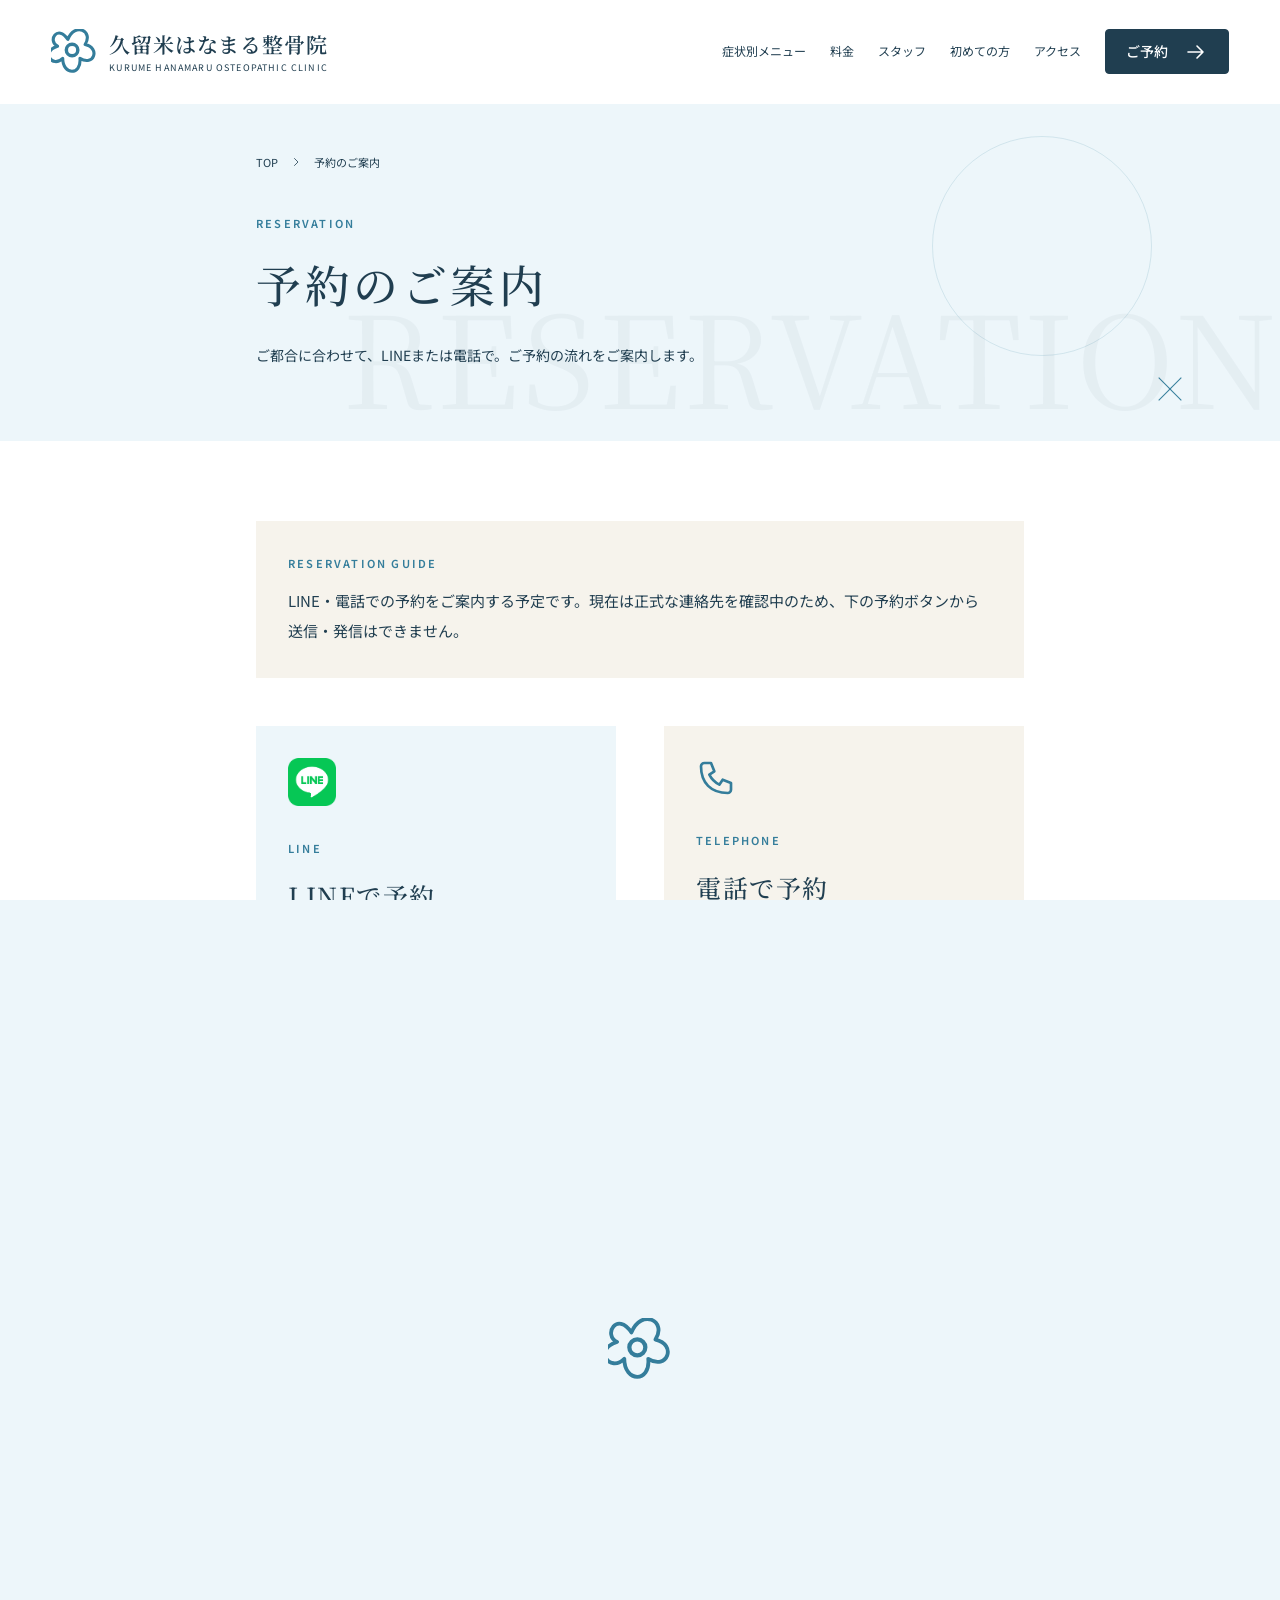
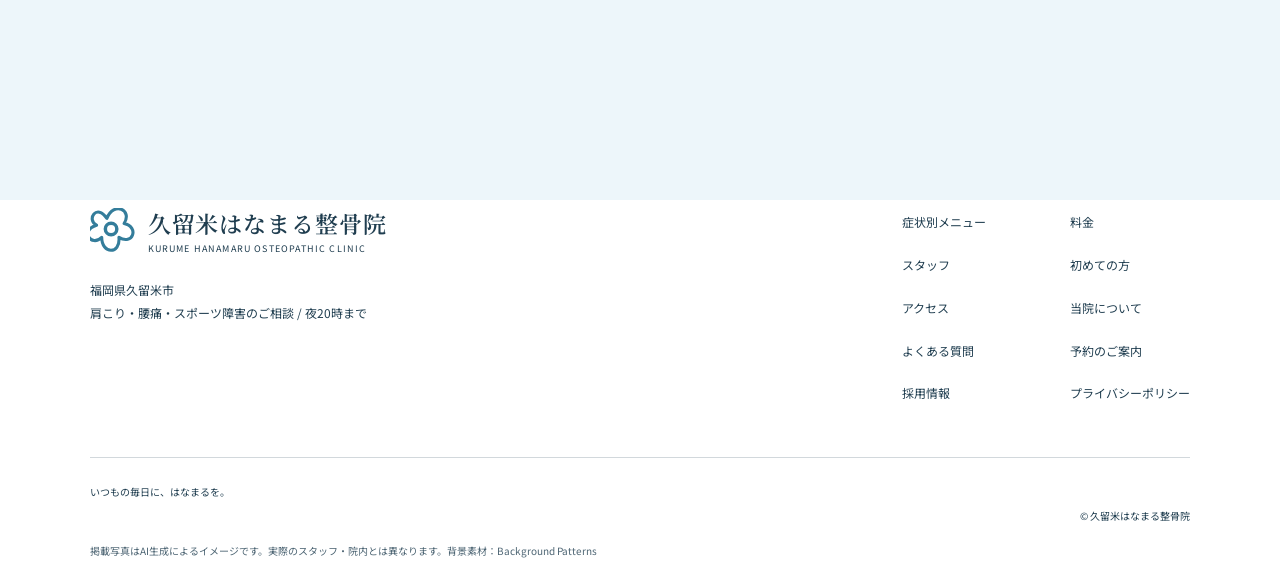
<file: reservation.html>
<!doctype html>
<html lang="ja"><head><meta charset="utf-8"><meta name="viewport" content="width=device-width,initial-scale=1"><title>予約のご案内｜久留米はなまる整骨院</title><meta name="description" content="ご都合に合わせて、LINEまたは電話で。ご予約の流れをご案内します。"><meta name="robots" content="noindex,nofollow"><meta name="theme-color" content="#edf6fa"><meta property="og:type" content="website"><meta property="og:locale" content="ja_JP"><meta property="og:site_name" content="久留米はなまる整骨院"><meta property="og:title" content="予約のご案内｜久留米はなまる整骨院"><meta property="og:description" content="ご都合に合わせて、LINEまたは電話で。ご予約の流れをご案内します。"><meta name="twitter:card" content="summary_large_image"><link rel="icon" type="image/svg+xml" href="images/favicon.svg"><link rel="preconnect" href="https://fonts.googleapis.com"><link rel="preconnect" href="https://fonts.gstatic.com" crossorigin><link rel="stylesheet" href="style.CSS"><script src="script.JS" defer></script><script type="application/ld+json">{"@context": "https://schema.org", "@graph": [{"@type": "Organization", "name": "久留米はなまる整骨院", "areaServed": {"@type": "City", "name": "福岡県久留米市"}}, {"@type": "WebPage", "name": "予約のご案内｜久留米はなまる整骨院", "description": "ご都合に合わせて、LINEまたは電話で。ご予約の流れをご案内します。", "inLanguage": "ja"}, {"@type": "BreadcrumbList", "itemListElement": [{"@type": "ListItem", "position": 1, "name": "TOP", "item": "index.HTML"}, {"@type": "ListItem", "position": 2, "name": "予約のご案内", "item": "reservation.html"}]}]}</script></head><body><a class="skip" href="#main">本文へ移動</a><header class="site-header"><a class="brand" href="index.HTML" aria-label="久留米はなまる整骨院 TOP"><svg class="brand-mark" viewBox="0 0 24 24" aria-hidden="true"><path d="M12 6C6-3 0 7 6 10c-10 3-3 13 3 7 0 10 11 10 10 0 8 5 12-6 3-8 5-8-6-13-10-3Z" transform="translate(-2 0) scale(.9)"/><circle cx="11" cy="11" r="3"/></svg><span class="brand-name">久留米はなまる整骨院<small>KURUME HANAMARU OSTEOPATHIC CLINIC</small></span></a><nav class="desktop-nav" aria-label="メインナビゲーション"><a href="menu.html">症状別メニュー</a><a href="prices.html">料金</a><a href="staff.html">スタッフ</a><a href="first.html">初めての方</a><a href="access.html">アクセス</a><a class="btn header-reserve" href="reservation.html">ご予約<svg class="" viewBox="0 0 24 24" aria-hidden="true"><path d="M4 12h15M13 6l6 6-6 6"/></svg></a></nav><button class="menu-toggle" aria-expanded="false" aria-controls="mobile-menu"><svg class="" viewBox="0 0 24 24" aria-hidden="true"><path d="M4 7h16M4 12h16M4 17h16"/></svg><span class="menu-label">メニュー</span></button></header><nav class="mobile-nav" id="mobile-menu" aria-label="モバイルナビゲーション" hidden><div class="mobile-nav-links"><a href="menu.html">症状別メニュー</a><a href="prices.html">料金</a><a href="staff.html">スタッフ</a><a href="first.html">初めての方</a><a href="access.html">アクセス</a><a href="about.html">当院について</a><a href="faq.html">よくある質問</a><a href="reservation.html">予約のご案内</a></div><p>福岡県久留米市 / 夜20時まで</p><div class="button-row"><a class="btn " href="reservation.html">予約のご案内<svg class="" viewBox="0 0 24 24" aria-hidden="true"><path d="M4 12h15M13 6l6 6-6 6"/></svg></a></div></nav><main id="main"><section class="page-top"><span class="orb" aria-hidden="true"></span><span class="small-spark" aria-hidden="true"></span><span class="ribbon" aria-hidden="true">RESERVATION</span><div class="reading"><nav class="breadcrumb" aria-label="パンくずリスト"><a href="index.HTML">TOP</a><svg class="" viewBox="0 0 24 24" aria-hidden="true"><path d="m9 5 7 7-7 7"/></svg><span aria-current="page">予約のご案内</span></nav><span class="eyebrow">RESERVATION</span><h1>予約のご案内</h1><p class="lead">ご都合に合わせて、LINEまたは電話で。ご予約の流れをご案内します。</p></div></section><section class="page-content "><div class="reading"><div class="answer"><span class="eyebrow">RESERVATION GUIDE</span><p>LINE・電話での予約をご案内する予定です。現在は正式な連絡先を確認中のため、下の予約ボタンから送信・発信はできません。</p></div><div class="booking-options"><section class="booking-option" id="by-line"><div class="line-logo" aria-hidden="true"></div><span class="eyebrow">LINE</span><h2>LINEで予約</h2><p>希望日時や気になる部位を、メッセージで伝える予約方法です。正式なURLの確認後に接続します。</p><button class="btn line" data-booking="line" disabled><div class="line-logo" aria-hidden="true"></div>LINE URLの確認待ち</button><small>返信対応時間・予約確定のルールは確認中です。</small></section><section class="booking-option" id="by-phone"><svg class="" viewBox="0 0 24 24" aria-hidden="true"><path d="M5 3h4l2 5-3 2c1.5 3 3 4.5 6 6l2-3 5 2v4c0 1-1 2-2 2C9 21 3 15 3 5c0-1 1-2 2-2Z"/></svg><span class="eyebrow">TELEPHONE</span><h2>電話で予約</h2><p>ご希望の日時やお悩みを、お電話でお伝えいただく予約方法です。正式な電話番号の確認後に接続します。</p><button class="btn" data-booking="phone" disabled><svg class="" viewBox="0 0 24 24" aria-hidden="true"><path d="M5 3h4l2 5-3 2c1.5 3 3 4.5 6 6l2-3 5 2v4c0 1-1 2-2 2C9 21 3 15 3 5c0-1 1-2 2-2Z"/></svg>電話番号の確認待ち</button><small>電話受付時間・最終受付は確認中です。</small></section></div><section class="content-block"><h2>予約時に伝えること。</h2><p>希望日時、気になっている部位、初めての来院かどうかをお知らせください。</p><div class="notice" id="booking-message">初めての予約を希望します。<br>希望日時：<br>気になる部位・困っていること：<br>お名前：</div><button class="btn outline copy-button" data-copy-message>メッセージ文面をコピー<svg class="" viewBox="0 0 24 24" aria-hidden="true"><path d="M21 11a8 8 0 0 1-8 8H8l-5 3v-6a8 8 0 0 1-1-5 9 9 0 0 1 19 0Z"/><path d="M7 10h9M7 14h6"/></svg></button><p id="copy-status" role="status" aria-live="polite"></p></section><div class="related-links"><a class="text-link" href="prices.html">料金を確認<svg class="" viewBox="0 0 24 24" aria-hidden="true"><path d="M4 12h15M13 6l6 6-6 6"/></svg></a><a class="text-link" href="access.html">場所・営業時間を確認<svg class="" viewBox="0 0 24 24" aria-hidden="true"><path d="M4 12h15M13 6l6 6-6 6"/></svg></a></div></div></section></main><footer class="site-footer"><div class="footer-main"><div><a class="brand" href="index.HTML" aria-label="久留米はなまる整骨院 TOP"><svg class="brand-mark" viewBox="0 0 24 24" aria-hidden="true"><path d="M12 6C6-3 0 7 6 10c-10 3-3 13 3 7 0 10 11 10 10 0 8 5 12-6 3-8 5-8-6-13-10-3Z" transform="translate(-2 0) scale(.9)"/><circle cx="11" cy="11" r="3"/></svg><span class="brand-name">久留米はなまる整骨院<small>KURUME HANAMARU OSTEOPATHIC CLINIC</small></span></a><p>福岡県久留米市<br>肩こり・腰痛・スポーツ障害のご相談 / 夜20時まで</p></div><nav class="footer-links" aria-label="フッターナビゲーション"><a href="menu.html">症状別メニュー</a><a href="prices.html">料金</a><a href="staff.html">スタッフ</a><a href="first.html">初めての方</a><a href="access.html">アクセス</a><a href="about.html">当院について</a><a href="faq.html">よくある質問</a><a href="reservation.html">予約のご案内</a><a href="recruit.html">採用情報</a><a href="privacy.html">プライバシーポリシー</a></nav></div><div class="footer-bottom"><p>いつもの毎日に、はなまるを。</p><p>© 久留米はなまる整骨院</p></div><p class="photo-disclaimer">掲載写真はAI生成によるイメージです。実際のスタッフ・院内とは異なります。背景素材：<a href="https://background-patterns.co/templates/subtle-wavy-line-pattern-with-gentle-flow" target="_blank" rel="noopener noreferrer">Background Patterns</a></p></footer><div class="mobile-cta" aria-label="予約へのショートカット"><a href="reservation.html#by-phone"><svg class="" viewBox="0 0 24 24" aria-hidden="true"><path d="M5 3h4l2 5-3 2c1.5 3 3 4.5 6 6l2-3 5 2v4c0 1-1 2-2 2C9 21 3 15 3 5c0-1 1-2 2-2Z"/></svg>電話で予約</a><a href="reservation.html#by-line"><div class="line-logo" aria-hidden="true"></div>LINEで予約</a></div><div class="transition-curtain" aria-hidden="true"><svg class="" viewBox="0 0 24 24" aria-hidden="true"><path d="M12 6C6-3 0 7 6 10c-10 3-3 13 3 7 0 10 11 10 10 0 8 5 12-6 3-8 5-8-6-13-10-3Z" transform="translate(-2 0) scale(.9)"/><circle cx="11" cy="11" r="3"/></svg></div></body></html>
</file>
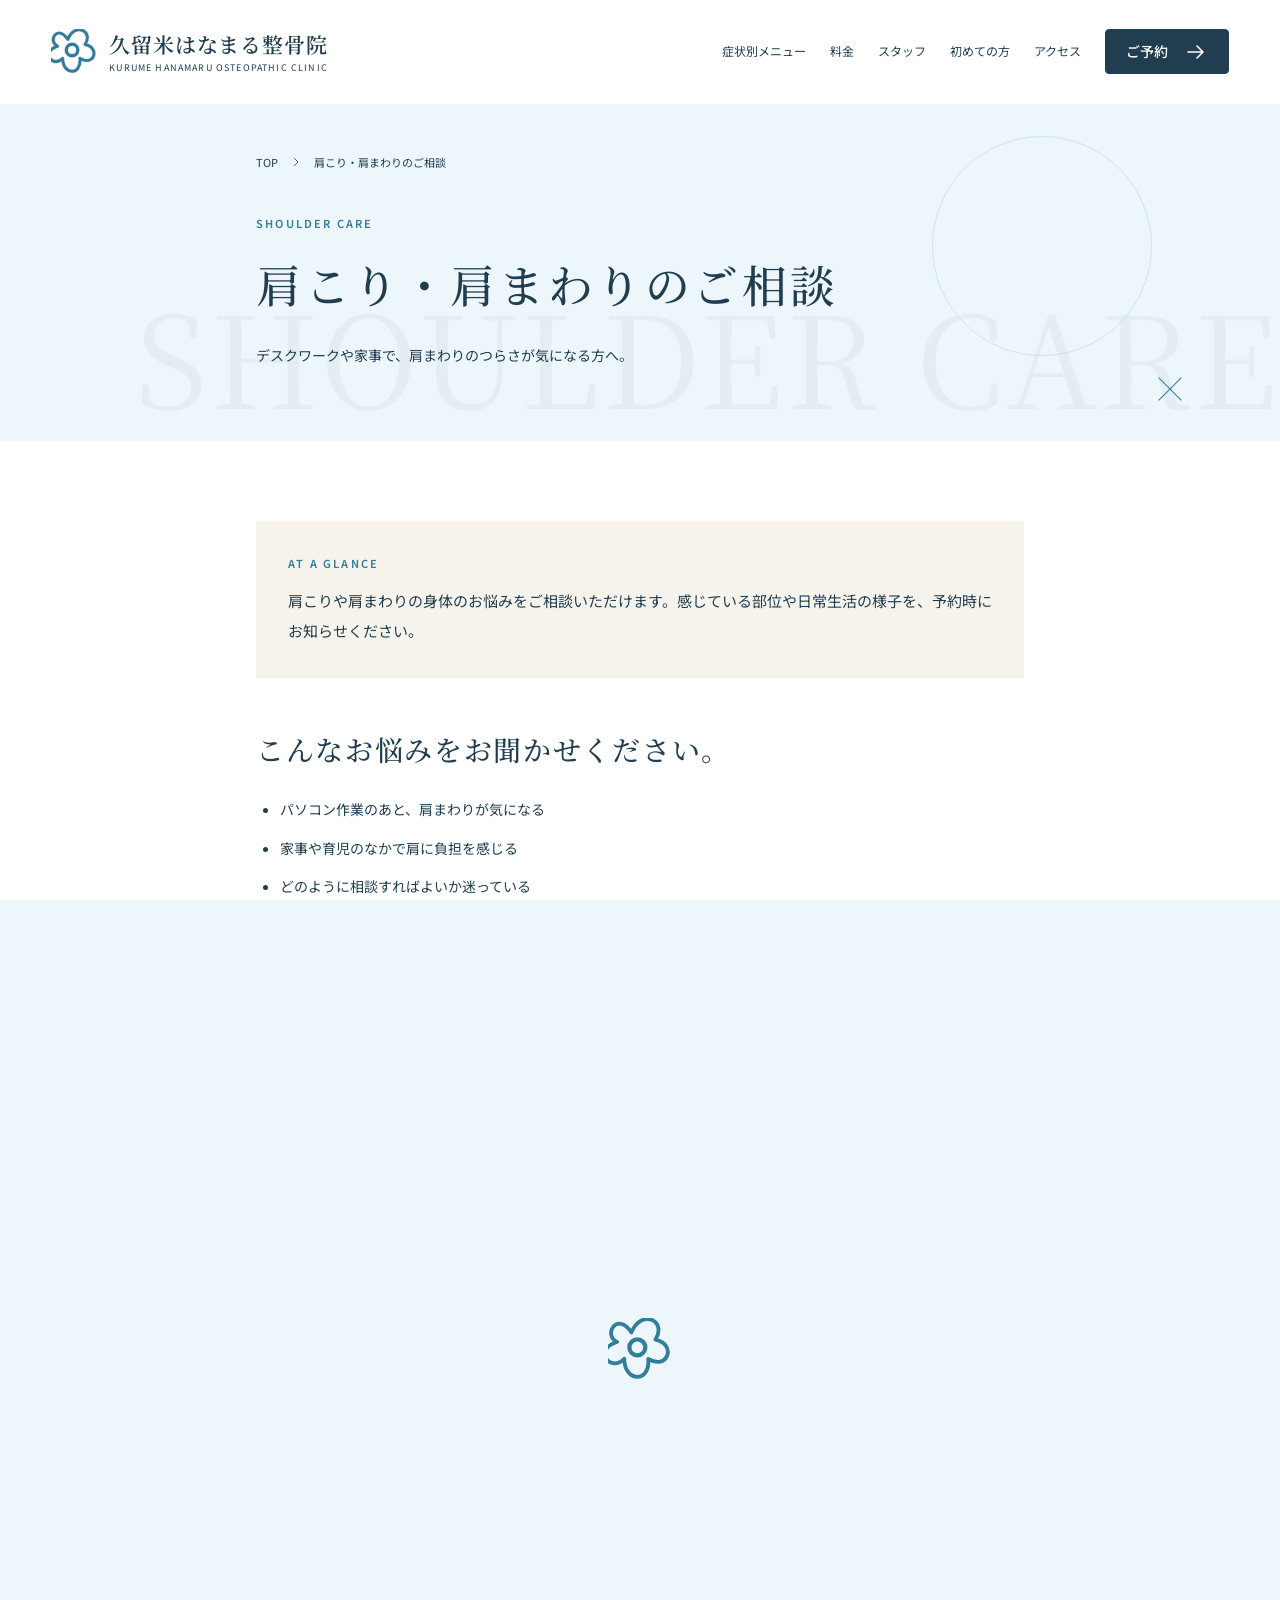
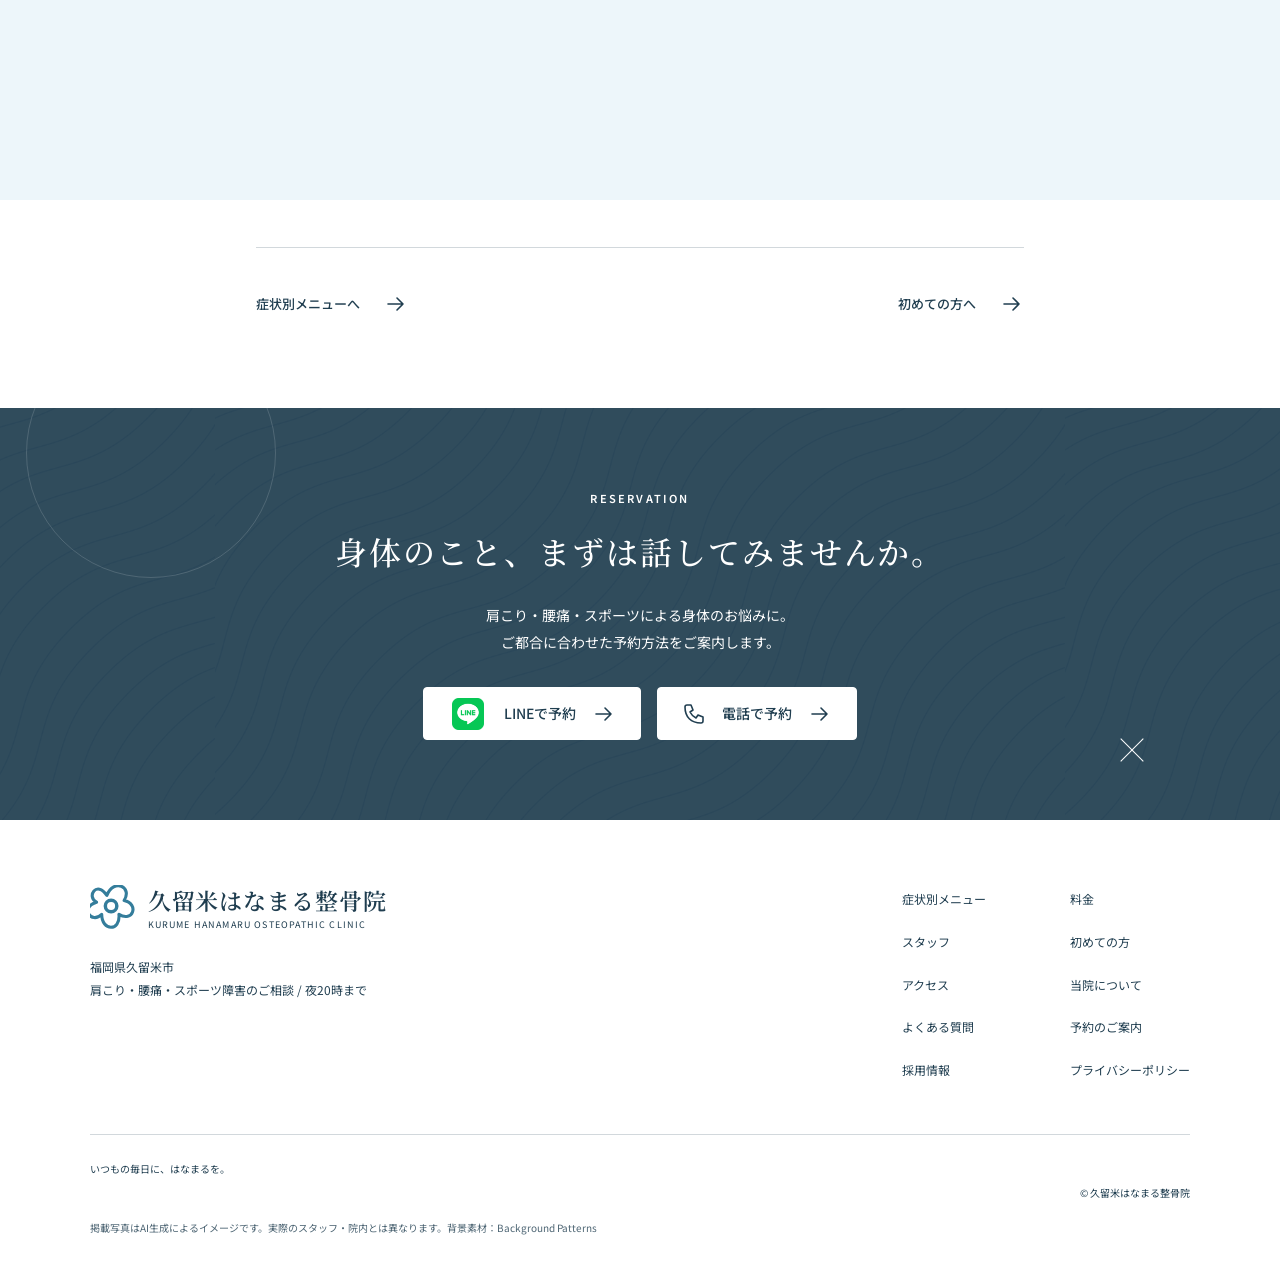
<file: shoulder.html>
<!doctype html>
<html lang="ja"><head><meta charset="utf-8"><meta name="viewport" content="width=device-width,initial-scale=1"><title>肩こり・肩まわりのご相談｜久留米はなまる整骨院</title><meta name="description" content="久留米はなまる整骨院の肩こり・肩まわりのご相談。相談時に伝えていただきたいこと、料金・来院の流れをご案内します。"><meta name="robots" content="noindex,nofollow"><meta name="theme-color" content="#edf6fa"><meta property="og:type" content="website"><meta property="og:locale" content="ja_JP"><meta property="og:site_name" content="久留米はなまる整骨院"><meta property="og:title" content="肩こり・肩まわりのご相談｜久留米はなまる整骨院"><meta property="og:description" content="久留米はなまる整骨院の肩こり・肩まわりのご相談。相談時に伝えていただきたいこと、料金・来院の流れをご案内します。"><meta name="twitter:card" content="summary_large_image"><link rel="icon" type="image/svg+xml" href="images/favicon.svg"><link rel="preconnect" href="https://fonts.googleapis.com"><link rel="preconnect" href="https://fonts.gstatic.com" crossorigin><link rel="stylesheet" href="style.CSS"><script src="script.JS" defer></script><script type="application/ld+json">{"@context": "https://schema.org", "@graph": [{"@type": "Organization", "name": "久留米はなまる整骨院", "areaServed": {"@type": "City", "name": "福岡県久留米市"}}, {"@type": "WebPage", "name": "肩こり・肩まわりのご相談｜久留米はなまる整骨院", "description": "久留米はなまる整骨院の肩こり・肩まわりのご相談。相談時に伝えていただきたいこと、料金・来院の流れをご案内します。", "inLanguage": "ja"}, {"@type": "BreadcrumbList", "itemListElement": [{"@type": "ListItem", "position": 1, "name": "TOP", "item": "index.HTML"}, {"@type": "ListItem", "position": 2, "name": "肩こり・肩まわりのご相談", "item": "shoulder.html"}]}]}</script></head><body><a class="skip" href="#main">本文へ移動</a><header class="site-header"><a class="brand" href="index.HTML" aria-label="久留米はなまる整骨院 TOP"><svg class="brand-mark" viewBox="0 0 24 24" aria-hidden="true"><path d="M12 6C6-3 0 7 6 10c-10 3-3 13 3 7 0 10 11 10 10 0 8 5 12-6 3-8 5-8-6-13-10-3Z" transform="translate(-2 0) scale(.9)"/><circle cx="11" cy="11" r="3"/></svg><span class="brand-name">久留米はなまる整骨院<small>KURUME HANAMARU OSTEOPATHIC CLINIC</small></span></a><nav class="desktop-nav" aria-label="メインナビゲーション"><a href="menu.html">症状別メニュー</a><a href="prices.html">料金</a><a href="staff.html">スタッフ</a><a href="first.html">初めての方</a><a href="access.html">アクセス</a><a class="btn header-reserve" href="reservation.html">ご予約<svg class="" viewBox="0 0 24 24" aria-hidden="true"><path d="M4 12h15M13 6l6 6-6 6"/></svg></a></nav><button class="menu-toggle" aria-expanded="false" aria-controls="mobile-menu"><svg class="" viewBox="0 0 24 24" aria-hidden="true"><path d="M4 7h16M4 12h16M4 17h16"/></svg><span class="menu-label">メニュー</span></button></header><nav class="mobile-nav" id="mobile-menu" aria-label="モバイルナビゲーション" hidden><div class="mobile-nav-links"><a href="menu.html">症状別メニュー</a><a href="prices.html">料金</a><a href="staff.html">スタッフ</a><a href="first.html">初めての方</a><a href="access.html">アクセス</a><a href="about.html">当院について</a><a href="faq.html">よくある質問</a><a href="reservation.html">予約のご案内</a></div><p>福岡県久留米市 / 夜20時まで</p><div class="button-row"><a class="btn " href="reservation.html">予約のご案内<svg class="" viewBox="0 0 24 24" aria-hidden="true"><path d="M4 12h15M13 6l6 6-6 6"/></svg></a></div></nav><main id="main"><section class="page-top"><span class="orb" aria-hidden="true"></span><span class="small-spark" aria-hidden="true"></span><span class="ribbon" aria-hidden="true">SHOULDER CARE</span><div class="reading"><nav class="breadcrumb" aria-label="パンくずリスト"><a href="index.HTML">TOP</a><svg class="" viewBox="0 0 24 24" aria-hidden="true"><path d="m9 5 7 7-7 7"/></svg><span aria-current="page">肩こり・肩まわりのご相談</span></nav><span class="eyebrow">SHOULDER CARE</span><h1>肩こり・肩まわりのご相談</h1><p class="lead">デスクワークや家事で、肩まわりのつらさが気になる方へ。</p></div></section><section class="page-content "><div class="reading"><div class="answer"><span class="eyebrow">AT A GLANCE</span><p>肩こりや肩まわりの身体のお悩みをご相談いただけます。感じている部位や日常生活の様子を、予約時にお知らせください。</p></div><section class="content-block"><h2>こんなお悩みをお聞かせください。</h2><ul class="plain-list"><li>パソコン作業のあと、肩まわりが気になる</li><li>家事や育児のなかで肩に負担を感じる</li><li>どのように相談すればよいか迷っている</li></ul></section><div class="photo hero-photo article-photo" role="img" aria-label="身体の悩みについて相談する様子"></div><section class="content-block"><h2>相談するときに、伝えていただきたいこと。</h2><p>気になる部位、いつから感じているか、困っている動作や場面をお知らせください。現在受けている治療や、ほかの医療機関からの指示があれば、あわせてお伝えください。</p></section><section class="content-block"><h2>料金・来院の流れ。</h2><p>施術内容、時間、費用などの詳細は、正式な院情報を確認したうえで掲載します。ご相談の前に、料金と初めての方へのご案内をご覧ください。</p><div class="related-links"><a class="text-link" href="prices.html">料金を見る<svg class="" viewBox="0 0 24 24" aria-hidden="true"><path d="M4 12h15M13 6l6 6-6 6"/></svg></a><a class="text-link" href="first.html">来院の流れを見る<svg class="" viewBox="0 0 24 24" aria-hidden="true"><path d="M4 12h15M13 6l6 6-6 6"/></svg></a></div></section><div class="page-nav-links"><a class="text-link" href="menu.html">症状別メニューへ<svg class="" viewBox="0 0 24 24" aria-hidden="true"><path d="M4 12h15M13 6l6 6-6 6"/></svg></a><a class="text-link" href="first.html">初めての方へ<svg class="" viewBox="0 0 24 24" aria-hidden="true"><path d="M4 12h15M13 6l6 6-6 6"/></svg></a></div></div></section><section class="reservation-banner"><span class="pattern" aria-hidden="true"></span><span class="orb" aria-hidden="true"></span><span class="small-spark" aria-hidden="true"></span><span class="ribbon" aria-hidden="true"></span><div class="reading"><span class="eyebrow">RESERVATION</span><h2>身体のこと、<br class="mobile-break">まずは話してみませんか。</h2><p>肩こり・腰痛・スポーツによる身体のお悩みに。<br>ご都合に合わせた予約方法をご案内します。</p><div class="button-row"><a class="btn white" href="reservation.html#by-line"><div class="line-logo" aria-hidden="true"></div>LINEで予約<svg class="" viewBox="0 0 24 24" aria-hidden="true"><path d="M4 12h15M13 6l6 6-6 6"/></svg></a><a class="btn outline-white white" href="reservation.html#by-phone"><svg class="" viewBox="0 0 24 24" aria-hidden="true"><path d="M5 3h4l2 5-3 2c1.5 3 3 4.5 6 6l2-3 5 2v4c0 1-1 2-2 2C9 21 3 15 3 5c0-1 1-2 2-2Z"/></svg>電話で予約<svg class="" viewBox="0 0 24 24" aria-hidden="true"><path d="M4 12h15M13 6l6 6-6 6"/></svg></a></div></div></section></main><footer class="site-footer"><div class="footer-main"><div><a class="brand" href="index.HTML" aria-label="久留米はなまる整骨院 TOP"><svg class="brand-mark" viewBox="0 0 24 24" aria-hidden="true"><path d="M12 6C6-3 0 7 6 10c-10 3-3 13 3 7 0 10 11 10 10 0 8 5 12-6 3-8 5-8-6-13-10-3Z" transform="translate(-2 0) scale(.9)"/><circle cx="11" cy="11" r="3"/></svg><span class="brand-name">久留米はなまる整骨院<small>KURUME HANAMARU OSTEOPATHIC CLINIC</small></span></a><p>福岡県久留米市<br>肩こり・腰痛・スポーツ障害のご相談 / 夜20時まで</p></div><nav class="footer-links" aria-label="フッターナビゲーション"><a href="menu.html">症状別メニュー</a><a href="prices.html">料金</a><a href="staff.html">スタッフ</a><a href="first.html">初めての方</a><a href="access.html">アクセス</a><a href="about.html">当院について</a><a href="faq.html">よくある質問</a><a href="reservation.html">予約のご案内</a><a href="recruit.html">採用情報</a><a href="privacy.html">プライバシーポリシー</a></nav></div><div class="footer-bottom"><p>いつもの毎日に、はなまるを。</p><p>© 久留米はなまる整骨院</p></div><p class="photo-disclaimer">掲載写真はAI生成によるイメージです。実際のスタッフ・院内とは異なります。背景素材：<a href="https://background-patterns.co/templates/subtle-wavy-line-pattern-with-gentle-flow" target="_blank" rel="noopener noreferrer">Background Patterns</a></p></footer><div class="mobile-cta" aria-label="予約へのショートカット"><a href="reservation.html#by-phone"><svg class="" viewBox="0 0 24 24" aria-hidden="true"><path d="M5 3h4l2 5-3 2c1.5 3 3 4.5 6 6l2-3 5 2v4c0 1-1 2-2 2C9 21 3 15 3 5c0-1 1-2 2-2Z"/></svg>電話で予約</a><a href="reservation.html#by-line"><div class="line-logo" aria-hidden="true"></div>LINEで予約</a></div><div class="transition-curtain" aria-hidden="true"><svg class="" viewBox="0 0 24 24" aria-hidden="true"><path d="M12 6C6-3 0 7 6 10c-10 3-3 13 3 7 0 10 11 10 10 0 8 5 12-6 3-8 5-8-6-13-10-3Z" transform="translate(-2 0) scale(.9)"/><circle cx="11" cy="11" r="3"/></svg></div></body></html>
</file>
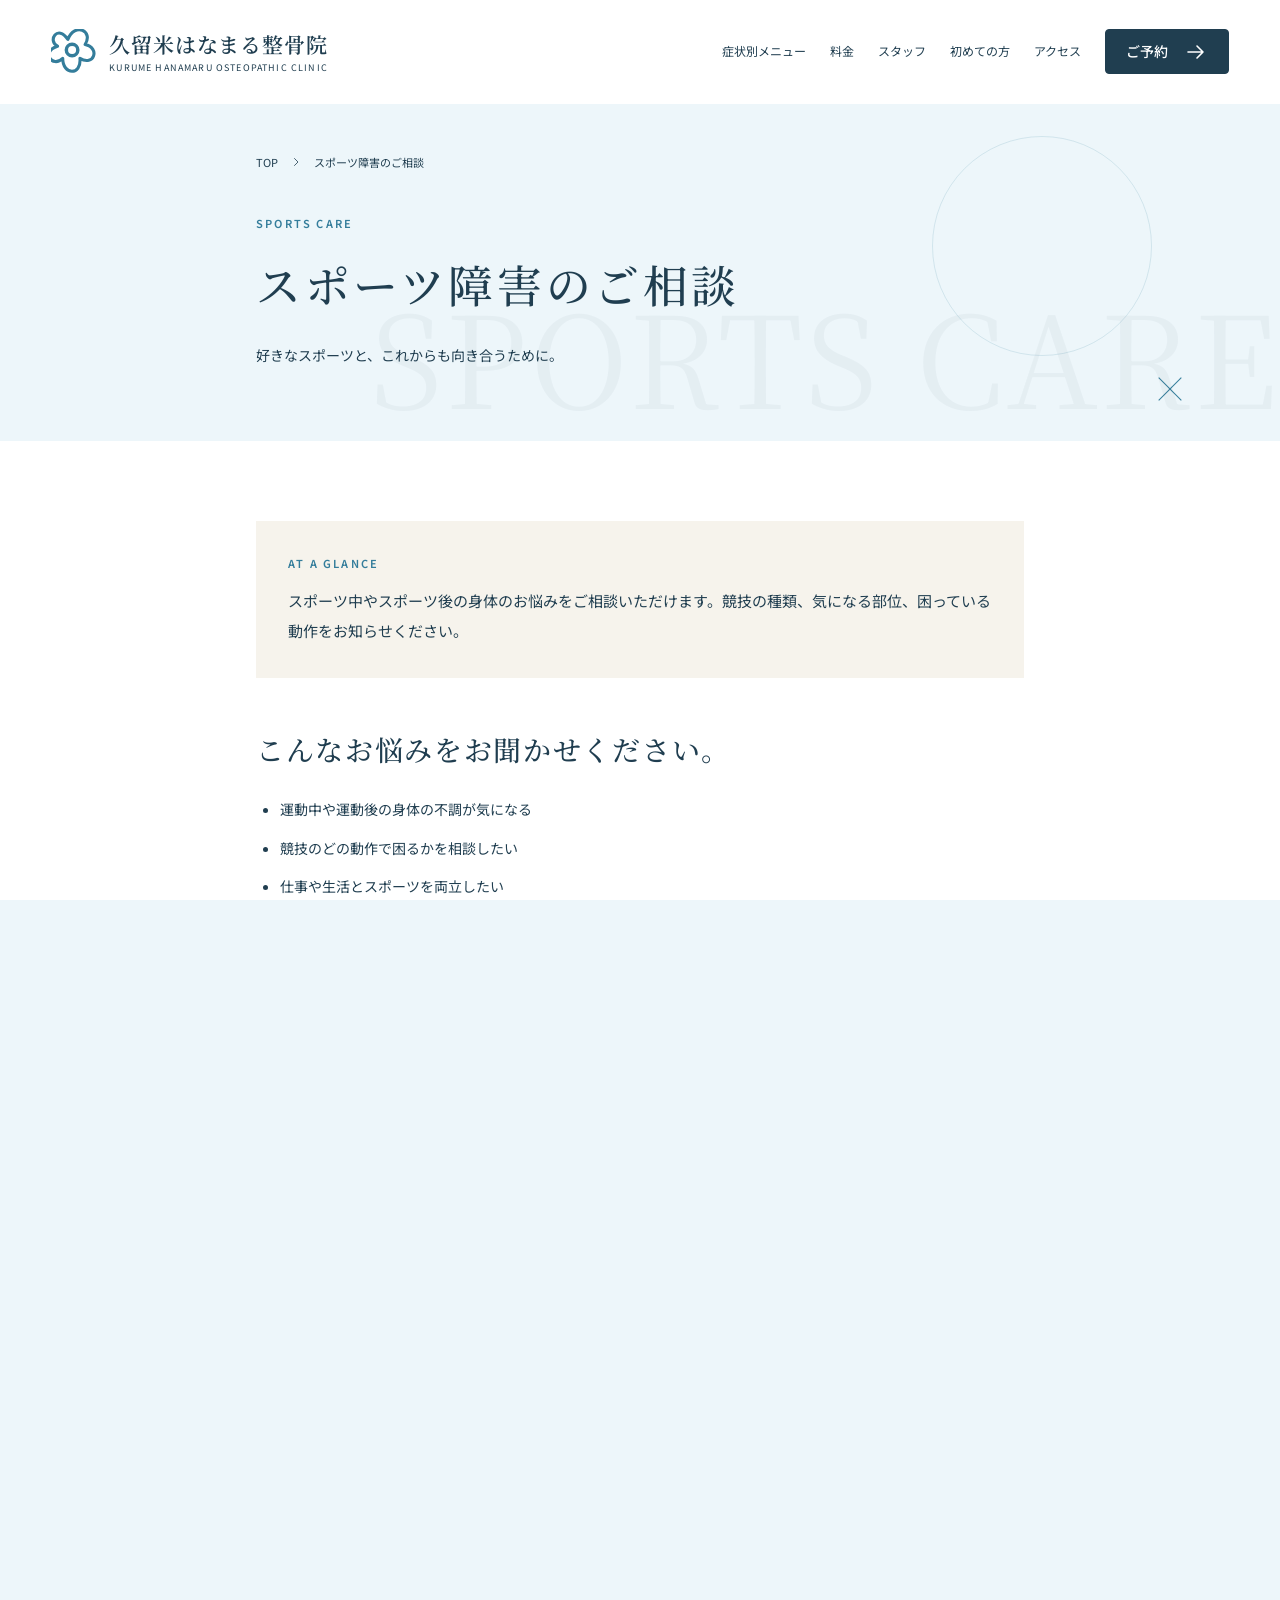
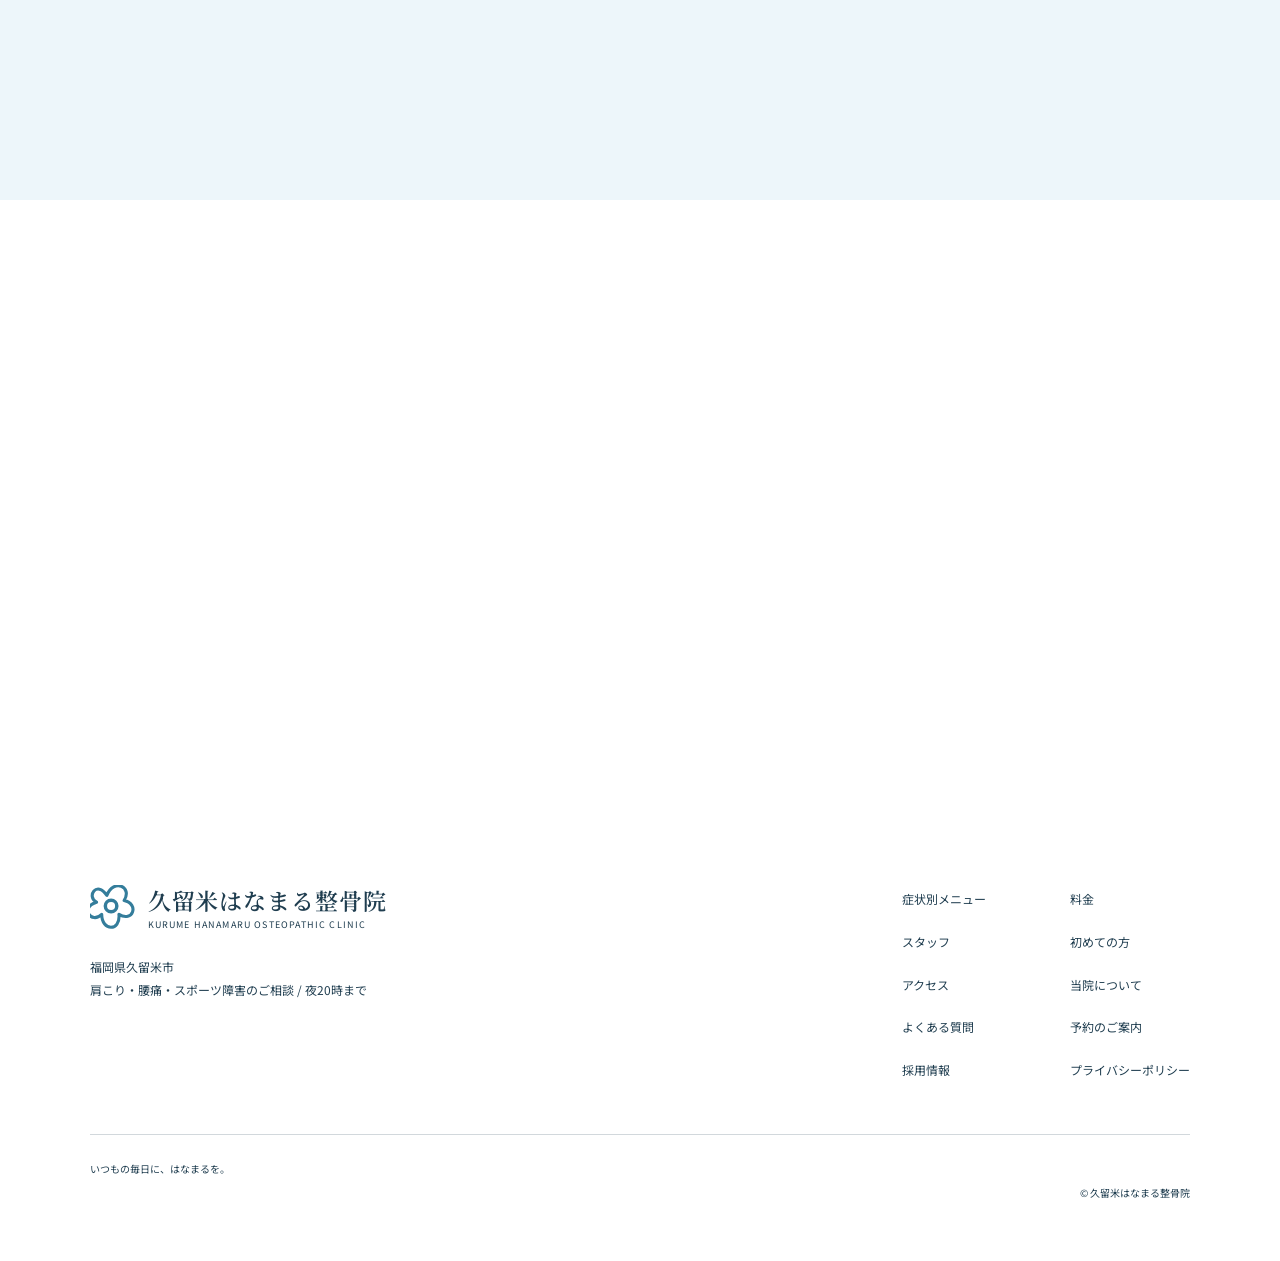
<file: sports.html>
<!doctype html>
<html lang="ja"><head><meta charset="utf-8"><meta name="viewport" content="width=device-width,initial-scale=1"><title>スポーツ障害のご相談｜久留米はなまる整骨院</title><meta name="description" content="久留米はなまる整骨院のスポーツ障害のご相談。相談時に伝えていただきたいこと、料金・来院の流れをご案内します。"><meta name="robots" content="noindex,nofollow"><meta name="theme-color" content="#edf6fa"><meta property="og:type" content="website"><meta property="og:locale" content="ja_JP"><meta property="og:site_name" content="久留米はなまる整骨院"><meta property="og:title" content="スポーツ障害のご相談｜久留米はなまる整骨院"><meta property="og:description" content="久留米はなまる整骨院のスポーツ障害のご相談。相談時に伝えていただきたいこと、料金・来院の流れをご案内します。"><meta name="twitter:card" content="summary_large_image"><link rel="icon" type="image/svg+xml" href="images/favicon.svg"><link rel="preconnect" href="https://fonts.googleapis.com"><link rel="preconnect" href="https://fonts.gstatic.com" crossorigin><link rel="stylesheet" href="style.CSS"><script src="script.JS" defer></script><script type="application/ld+json">{"@context": "https://schema.org", "@graph": [{"@type": "Organization", "name": "久留米はなまる整骨院", "areaServed": {"@type": "City", "name": "福岡県久留米市"}}, {"@type": "WebPage", "name": "スポーツ障害のご相談｜久留米はなまる整骨院", "description": "久留米はなまる整骨院のスポーツ障害のご相談。相談時に伝えていただきたいこと、料金・来院の流れをご案内します。", "inLanguage": "ja"}, {"@type": "BreadcrumbList", "itemListElement": [{"@type": "ListItem", "position": 1, "name": "TOP", "item": "index.HTML"}, {"@type": "ListItem", "position": 2, "name": "スポーツ障害のご相談", "item": "sports.html"}]}]}</script></head><body><a class="skip" href="#main">本文へ移動</a><header class="site-header"><a class="brand" href="index.HTML" aria-label="久留米はなまる整骨院 TOP"><svg class="brand-mark" viewBox="0 0 24 24" aria-hidden="true"><path d="M12 6C6-3 0 7 6 10c-10 3-3 13 3 7 0 10 11 10 10 0 8 5 12-6 3-8 5-8-6-13-10-3Z" transform="translate(-2 0) scale(.9)"/><circle cx="11" cy="11" r="3"/></svg><span class="brand-name">久留米はなまる整骨院<small>KURUME HANAMARU OSTEOPATHIC CLINIC</small></span></a><nav class="desktop-nav" aria-label="メインナビゲーション"><a href="menu.html">症状別メニュー</a><a href="prices.html">料金</a><a href="staff.html">スタッフ</a><a href="first.html">初めての方</a><a href="access.html">アクセス</a><a class="btn header-reserve" href="reservation.html">ご予約<svg class="" viewBox="0 0 24 24" aria-hidden="true"><path d="M4 12h15M13 6l6 6-6 6"/></svg></a></nav><button class="menu-toggle" aria-expanded="false" aria-controls="mobile-menu"><svg class="" viewBox="0 0 24 24" aria-hidden="true"><path d="M4 7h16M4 12h16M4 17h16"/></svg><span class="menu-label">メニュー</span></button></header><nav class="mobile-nav" id="mobile-menu" aria-label="モバイルナビゲーション" hidden><div class="mobile-nav-links"><a href="menu.html">症状別メニュー</a><a href="prices.html">料金</a><a href="staff.html">スタッフ</a><a href="first.html">初めての方</a><a href="access.html">アクセス</a><a href="about.html">当院について</a><a href="faq.html">よくある質問</a><a href="reservation.html">予約のご案内</a></div><p>福岡県久留米市 / 夜20時まで</p><div class="button-row"><a class="btn " href="reservation.html">予約のご案内<svg class="" viewBox="0 0 24 24" aria-hidden="true"><path d="M4 12h15M13 6l6 6-6 6"/></svg></a></div></nav><main id="main"><section class="page-top"><span class="orb" aria-hidden="true"></span><span class="small-spark" aria-hidden="true"></span><span class="ribbon" aria-hidden="true">SPORTS CARE</span><div class="reading"><nav class="breadcrumb" aria-label="パンくずリスト"><a href="index.HTML">TOP</a><svg class="" viewBox="0 0 24 24" aria-hidden="true"><path d="m9 5 7 7-7 7"/></svg><span aria-current="page">スポーツ障害のご相談</span></nav><span class="eyebrow">SPORTS CARE</span><h1>スポーツ障害のご相談</h1><p class="lead">好きなスポーツと、これからも向き合うために。</p></div></section><section class="page-content "><div class="reading"><div class="answer"><span class="eyebrow">AT A GLANCE</span><p>スポーツ中やスポーツ後の身体のお悩みをご相談いただけます。競技の種類、気になる部位、困っている動作をお知らせください。</p></div><section class="content-block"><h2>こんなお悩みをお聞かせください。</h2><ul class="plain-list"><li>運動中や運動後の身体の不調が気になる</li><li>競技のどの動作で困るかを相談したい</li><li>仕事や生活とスポーツを両立したい</li></ul></section><div class="photo hero-photo article-photo" role="img" aria-label="身体の悩みについて相談する様子"></div><section class="content-block"><h2>相談するときに、伝えていただきたいこと。</h2><p>気になる部位、いつから感じているか、困っている動作や場面をお知らせください。現在受けている治療や、ほかの医療機関からの指示があれば、あわせてお伝えください。</p></section><section class="content-block"><h2>料金・来院の流れ。</h2><p>施術内容、時間、費用などの詳細は、正式な院情報を確認したうえで掲載します。ご相談の前に、料金と初めての方へのご案内をご覧ください。</p><div class="related-links"><a class="text-link" href="prices.html">料金を見る<svg class="" viewBox="0 0 24 24" aria-hidden="true"><path d="M4 12h15M13 6l6 6-6 6"/></svg></a><a class="text-link" href="first.html">来院の流れを見る<svg class="" viewBox="0 0 24 24" aria-hidden="true"><path d="M4 12h15M13 6l6 6-6 6"/></svg></a></div></section><div class="page-nav-links"><a class="text-link" href="menu.html">症状別メニューへ<svg class="" viewBox="0 0 24 24" aria-hidden="true"><path d="M4 12h15M13 6l6 6-6 6"/></svg></a><a class="text-link" href="first.html">初めての方へ<svg class="" viewBox="0 0 24 24" aria-hidden="true"><path d="M4 12h15M13 6l6 6-6 6"/></svg></a></div></div></section><section class="reservation-banner"><span class="pattern" aria-hidden="true"></span><span class="orb" aria-hidden="true"></span><span class="small-spark" aria-hidden="true"></span><span class="ribbon" aria-hidden="true"></span><div class="reading"><span class="eyebrow">RESERVATION</span><h2>身体のこと、<br class="mobile-break">まずは話してみませんか。</h2><p>肩こり・腰痛・スポーツによる身体のお悩みに。<br>ご都合に合わせた予約方法をご案内します。</p><div class="button-row"><a class="btn white" href="reservation.html#by-line"><div class="line-logo" aria-hidden="true"></div>LINEで予約<svg class="" viewBox="0 0 24 24" aria-hidden="true"><path d="M4 12h15M13 6l6 6-6 6"/></svg></a><a class="btn outline-white white" href="reservation.html#by-phone"><svg class="" viewBox="0 0 24 24" aria-hidden="true"><path d="M5 3h4l2 5-3 2c1.5 3 3 4.5 6 6l2-3 5 2v4c0 1-1 2-2 2C9 21 3 15 3 5c0-1 1-2 2-2Z"/></svg>電話で予約<svg class="" viewBox="0 0 24 24" aria-hidden="true"><path d="M4 12h15M13 6l6 6-6 6"/></svg></a></div></div></section></main><footer class="site-footer"><div class="footer-main"><div><a class="brand" href="index.HTML" aria-label="久留米はなまる整骨院 TOP"><svg class="brand-mark" viewBox="0 0 24 24" aria-hidden="true"><path d="M12 6C6-3 0 7 6 10c-10 3-3 13 3 7 0 10 11 10 10 0 8 5 12-6 3-8 5-8-6-13-10-3Z" transform="translate(-2 0) scale(.9)"/><circle cx="11" cy="11" r="3"/></svg><span class="brand-name">久留米はなまる整骨院<small>KURUME HANAMARU OSTEOPATHIC CLINIC</small></span></a><p>福岡県久留米市<br>肩こり・腰痛・スポーツ障害のご相談 / 夜20時まで</p></div><nav class="footer-links" aria-label="フッターナビゲーション"><a href="menu.html">症状別メニュー</a><a href="prices.html">料金</a><a href="staff.html">スタッフ</a><a href="first.html">初めての方</a><a href="access.html">アクセス</a><a href="about.html">当院について</a><a href="faq.html">よくある質問</a><a href="reservation.html">予約のご案内</a><a href="recruit.html">採用情報</a><a href="privacy.html">プライバシーポリシー</a></nav></div><div class="footer-bottom"><p>いつもの毎日に、はなまるを。</p><p>© 久留米はなまる整骨院</p></div><p class="photo-disclaimer">掲載写真はAI生成によるイメージです。実際のスタッフ・院内とは異なります。背景素材：<a href="https://background-patterns.co/templates/subtle-wavy-line-pattern-with-gentle-flow" target="_blank" rel="noopener noreferrer">Background Patterns</a></p></footer><div class="mobile-cta" aria-label="予約へのショートカット"><a href="reservation.html#by-phone"><svg class="" viewBox="0 0 24 24" aria-hidden="true"><path d="M5 3h4l2 5-3 2c1.5 3 3 4.5 6 6l2-3 5 2v4c0 1-1 2-2 2C9 21 3 15 3 5c0-1 1-2 2-2Z"/></svg>電話で予約</a><a href="reservation.html#by-line"><div class="line-logo" aria-hidden="true"></div>LINEで予約</a></div><div class="transition-curtain" aria-hidden="true"><svg class="" viewBox="0 0 24 24" aria-hidden="true"><path d="M12 6C6-3 0 7 6 10c-10 3-3 13 3 7 0 10 11 10 10 0 8 5 12-6 3-8 5-8-6-13-10-3Z" transform="translate(-2 0) scale(.9)"/><circle cx="11" cy="11" r="3"/></svg></div></body></html>
</file>
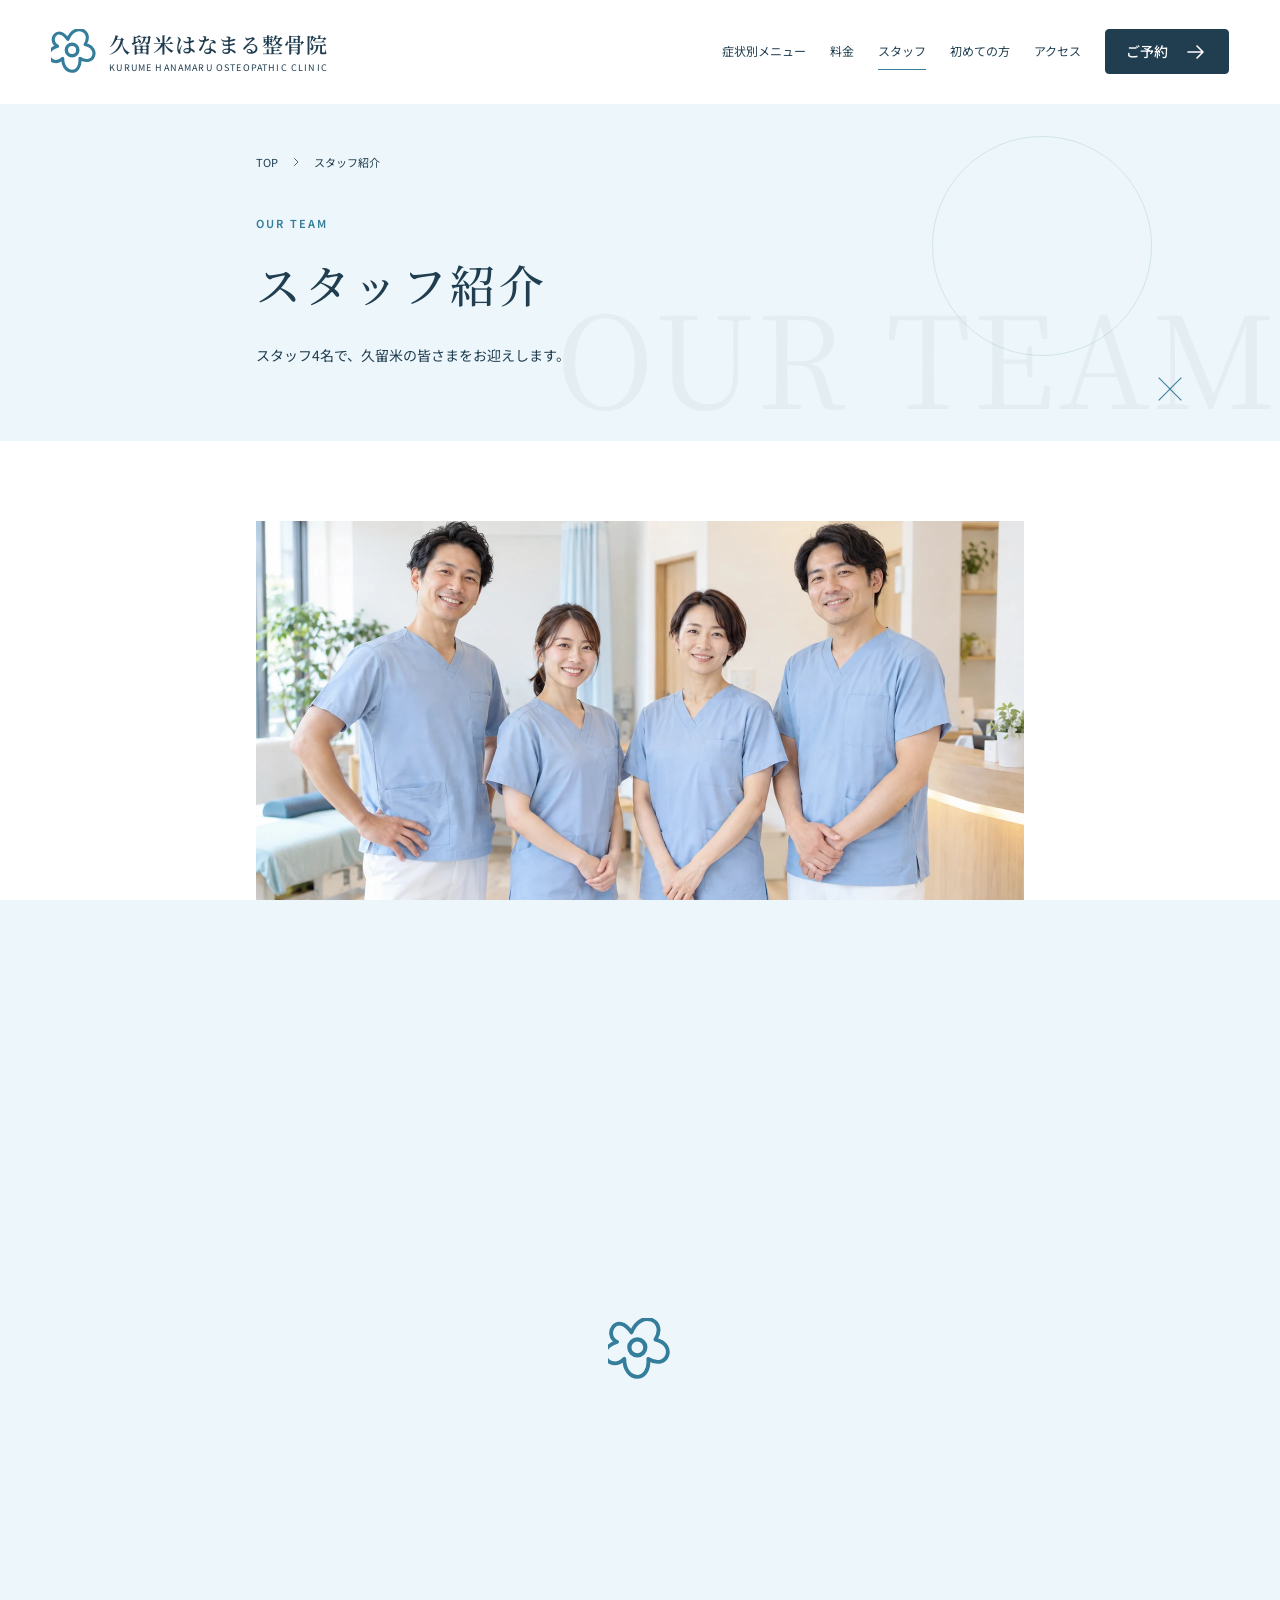
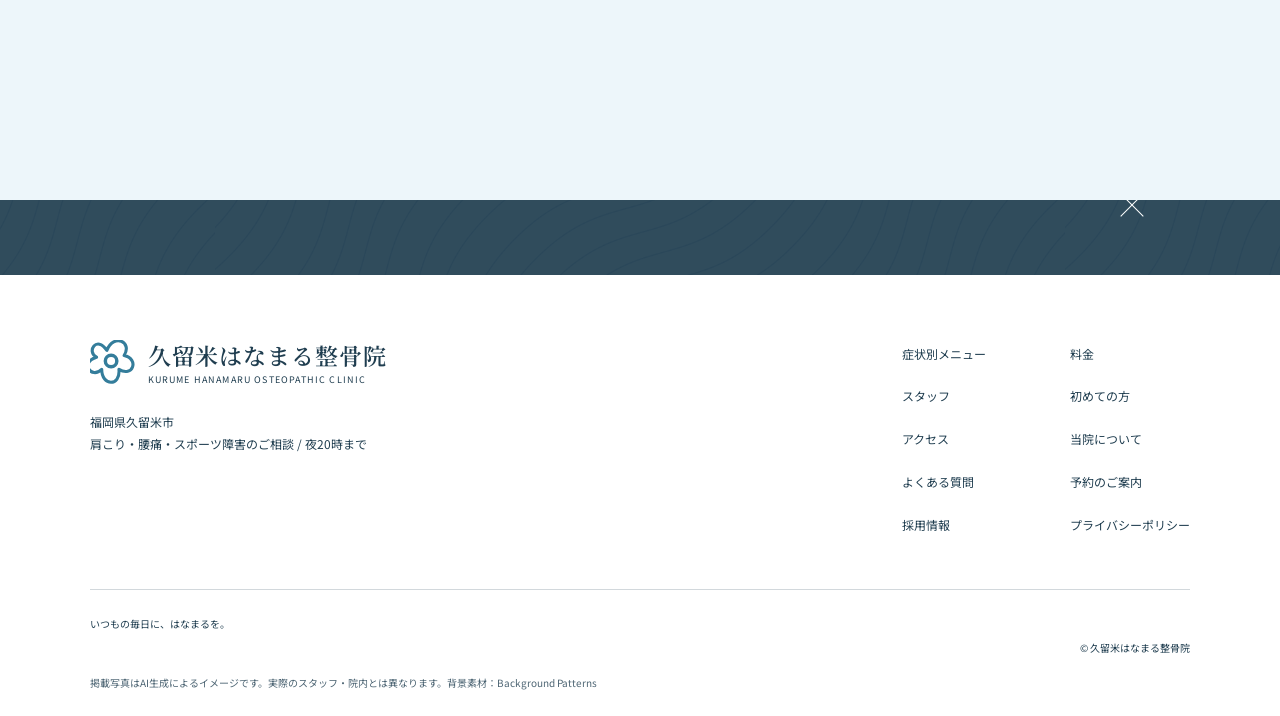
<file: staff.html>
<!doctype html>
<html lang="ja"><head><meta charset="utf-8"><meta name="viewport" content="width=device-width,initial-scale=1"><title>スタッフ紹介｜久留米はなまる整骨院</title><meta name="description" content="スタッフ4名で、久留米の皆さまをお迎えします。"><meta name="robots" content="noindex,nofollow"><meta name="theme-color" content="#edf6fa"><meta property="og:type" content="website"><meta property="og:locale" content="ja_JP"><meta property="og:site_name" content="久留米はなまる整骨院"><meta property="og:title" content="スタッフ紹介｜久留米はなまる整骨院"><meta property="og:description" content="スタッフ4名で、久留米の皆さまをお迎えします。"><meta name="twitter:card" content="summary_large_image"><link rel="icon" type="image/svg+xml" href="images/favicon.svg"><link rel="preconnect" href="https://fonts.googleapis.com"><link rel="preconnect" href="https://fonts.gstatic.com" crossorigin><link rel="stylesheet" href="style.CSS"><script src="script.JS" defer></script><script type="application/ld+json">{"@context": "https://schema.org", "@graph": [{"@type": "Organization", "name": "久留米はなまる整骨院", "areaServed": {"@type": "City", "name": "福岡県久留米市"}}, {"@type": "WebPage", "name": "スタッフ紹介｜久留米はなまる整骨院", "description": "スタッフ4名で、久留米の皆さまをお迎えします。", "inLanguage": "ja"}, {"@type": "BreadcrumbList", "itemListElement": [{"@type": "ListItem", "position": 1, "name": "TOP", "item": "index.HTML"}, {"@type": "ListItem", "position": 2, "name": "スタッフ紹介", "item": "staff.html"}]}]}</script></head><body><a class="skip" href="#main">本文へ移動</a><header class="site-header"><a class="brand" href="index.HTML" aria-label="久留米はなまる整骨院 TOP"><svg class="brand-mark" viewBox="0 0 24 24" aria-hidden="true"><path d="M12 6C6-3 0 7 6 10c-10 3-3 13 3 7 0 10 11 10 10 0 8 5 12-6 3-8 5-8-6-13-10-3Z" transform="translate(-2 0) scale(.9)"/><circle cx="11" cy="11" r="3"/></svg><span class="brand-name">久留米はなまる整骨院<small>KURUME HANAMARU OSTEOPATHIC CLINIC</small></span></a><nav class="desktop-nav" aria-label="メインナビゲーション"><a href="menu.html">症状別メニュー</a><a href="prices.html">料金</a><a href="staff.html" aria-current="page">スタッフ</a><a href="first.html">初めての方</a><a href="access.html">アクセス</a><a class="btn header-reserve" href="reservation.html">ご予約<svg class="" viewBox="0 0 24 24" aria-hidden="true"><path d="M4 12h15M13 6l6 6-6 6"/></svg></a></nav><button class="menu-toggle" aria-expanded="false" aria-controls="mobile-menu"><svg class="" viewBox="0 0 24 24" aria-hidden="true"><path d="M4 7h16M4 12h16M4 17h16"/></svg><span class="menu-label">メニュー</span></button></header><nav class="mobile-nav" id="mobile-menu" aria-label="モバイルナビゲーション" hidden><div class="mobile-nav-links"><a href="menu.html">症状別メニュー</a><a href="prices.html">料金</a><a href="staff.html">スタッフ</a><a href="first.html">初めての方</a><a href="access.html">アクセス</a><a href="about.html">当院について</a><a href="faq.html">よくある質問</a><a href="reservation.html">予約のご案内</a></div><p>福岡県久留米市 / 夜20時まで</p><div class="button-row"><a class="btn " href="reservation.html">予約のご案内<svg class="" viewBox="0 0 24 24" aria-hidden="true"><path d="M4 12h15M13 6l6 6-6 6"/></svg></a></div></nav><main id="main"><section class="page-top"><span class="orb" aria-hidden="true"></span><span class="small-spark" aria-hidden="true"></span><span class="ribbon" aria-hidden="true">OUR TEAM</span><div class="reading"><nav class="breadcrumb" aria-label="パンくずリスト"><a href="index.HTML">TOP</a><svg class="" viewBox="0 0 24 24" aria-hidden="true"><path d="m9 5 7 7-7 7"/></svg><span aria-current="page">スタッフ紹介</span></nav><span class="eyebrow">OUR TEAM</span><h1>スタッフ紹介</h1><p class="lead">スタッフ4名で、久留米の皆さまをお迎えします。</p></div></section><section class="page-content "><div class="reading"><div class="staff-feature"><div class="photo team-photo " role="img" aria-label="院内に並ぶ4名のスタッフのイメージ"></div><div class="team-message"><span class="eyebrow">FOUR PEOPLE, ONE TEAM</span><h2>気軽に話せる、<br>身近な存在へ。</h2><p>身体のことを相談しやすい場所を目指して。4名のスタッフで、皆さまの日常に向き合います。</p></div></div><section class="content-block"><h2>4名のプロフィールについて。</h2><p>スタッフの氏名・担当・資格・経歴は、正式な情報を確認した後に掲載します。確認できていない資格や経験年数を記載することはありません。</p></section><div class="related-links"><a class="text-link" href="about.html">当院について<svg class="" viewBox="0 0 24 24" aria-hidden="true"><path d="M4 12h15M13 6l6 6-6 6"/></svg></a><a class="text-link" href="first.html">初めての方へ<svg class="" viewBox="0 0 24 24" aria-hidden="true"><path d="M4 12h15M13 6l6 6-6 6"/></svg></a></div></div></section><section class="reservation-banner"><span class="pattern" aria-hidden="true"></span><span class="orb" aria-hidden="true"></span><span class="small-spark" aria-hidden="true"></span><span class="ribbon" aria-hidden="true"></span><div class="reading"><span class="eyebrow">RESERVATION</span><h2>身体のこと、<br class="mobile-break">まずは話してみませんか。</h2><p>肩こり・腰痛・スポーツによる身体のお悩みに。<br>ご都合に合わせた予約方法をご案内します。</p><div class="button-row"><a class="btn white" href="reservation.html#by-line"><div class="line-logo" aria-hidden="true"></div>LINEで予約<svg class="" viewBox="0 0 24 24" aria-hidden="true"><path d="M4 12h15M13 6l6 6-6 6"/></svg></a><a class="btn outline-white white" href="reservation.html#by-phone"><svg class="" viewBox="0 0 24 24" aria-hidden="true"><path d="M5 3h4l2 5-3 2c1.5 3 3 4.5 6 6l2-3 5 2v4c0 1-1 2-2 2C9 21 3 15 3 5c0-1 1-2 2-2Z"/></svg>電話で予約<svg class="" viewBox="0 0 24 24" aria-hidden="true"><path d="M4 12h15M13 6l6 6-6 6"/></svg></a></div></div></section></main><footer class="site-footer"><div class="footer-main"><div><a class="brand" href="index.HTML" aria-label="久留米はなまる整骨院 TOP"><svg class="brand-mark" viewBox="0 0 24 24" aria-hidden="true"><path d="M12 6C6-3 0 7 6 10c-10 3-3 13 3 7 0 10 11 10 10 0 8 5 12-6 3-8 5-8-6-13-10-3Z" transform="translate(-2 0) scale(.9)"/><circle cx="11" cy="11" r="3"/></svg><span class="brand-name">久留米はなまる整骨院<small>KURUME HANAMARU OSTEOPATHIC CLINIC</small></span></a><p>福岡県久留米市<br>肩こり・腰痛・スポーツ障害のご相談 / 夜20時まで</p></div><nav class="footer-links" aria-label="フッターナビゲーション"><a href="menu.html">症状別メニュー</a><a href="prices.html">料金</a><a href="staff.html">スタッフ</a><a href="first.html">初めての方</a><a href="access.html">アクセス</a><a href="about.html">当院について</a><a href="faq.html">よくある質問</a><a href="reservation.html">予約のご案内</a><a href="recruit.html">採用情報</a><a href="privacy.html">プライバシーポリシー</a></nav></div><div class="footer-bottom"><p>いつもの毎日に、はなまるを。</p><p>© 久留米はなまる整骨院</p></div><p class="photo-disclaimer">掲載写真はAI生成によるイメージです。実際のスタッフ・院内とは異なります。背景素材：<a href="https://background-patterns.co/templates/subtle-wavy-line-pattern-with-gentle-flow" target="_blank" rel="noopener noreferrer">Background Patterns</a></p></footer><div class="mobile-cta" aria-label="予約へのショートカット"><a href="reservation.html#by-phone"><svg class="" viewBox="0 0 24 24" aria-hidden="true"><path d="M5 3h4l2 5-3 2c1.5 3 3 4.5 6 6l2-3 5 2v4c0 1-1 2-2 2C9 21 3 15 3 5c0-1 1-2 2-2Z"/></svg>電話で予約</a><a href="reservation.html#by-line"><div class="line-logo" aria-hidden="true"></div>LINEで予約</a></div><div class="transition-curtain" aria-hidden="true"><svg class="" viewBox="0 0 24 24" aria-hidden="true"><path d="M12 6C6-3 0 7 6 10c-10 3-3 13 3 7 0 10 11 10 10 0 8 5 12-6 3-8 5-8-6-13-10-3Z" transform="translate(-2 0) scale(.9)"/><circle cx="11" cy="11" r="3"/></svg></div></body></html>
</file>
<file: style.CSS>
@import url('https://fonts.googleapis.com/css2?family=Noto+Sans+JP:wght@400;500;600;700&family=Noto+Serif+JP:wght@400;500;600&display=swap');

:root{--white:#fff;--ink:#203e50;--blue:#347d9b;--mist:#edf6fa;--sand:#f6f3ec;--line:#203e5033;--sans:'Noto Sans JP',sans-serif;--serif:'Noto Serif JP',serif;--s1:8px;--s2:16px;--s3:24px;--s4:32px;--s6:48px;--s8:64px;--s12:96px;--s15:120px}
*{box-sizing:border-box}html{scroll-behavior:smooth;scroll-padding-top:110px}body{margin:0;background:var(--white);color:var(--ink);font-family:var(--sans);line-height:1.9;font-size:16px;-webkit-font-smoothing:antialiased}body.menu-open{overflow:hidden}a{color:inherit;text-decoration:none}button,input,textarea{font:inherit}button,a{-webkit-tap-highlight-color:transparent}button{cursor:pointer}svg{width:24px;height:24px;fill:none;stroke:currentColor;stroke-width:1.6;stroke-linecap:round;stroke-linejoin:round;flex-shrink:0}h1,h2,h3,p{margin:0}h1,h2,.serif{font-family:var(--serif);font-weight:500}h2{font-size:clamp(28px,2.7vw,40px);line-height:1.65;letter-spacing:.06em}h3{font-size:21px;line-height:1.7;font-weight:500}p+p{margin-top:24px}small{font-size:12px}a:focus-visible,button:focus-visible,summary:focus-visible{outline:3px solid var(--blue);outline-offset:5px}::selection{background:var(--blue);color:white}.skip{position:fixed;top:-100px;left:16px;padding:16px;background:var(--ink);color:white;z-index:200}.skip:focus{top:8px}.wrap{width:min(1100px,84%);margin-inline:auto}.reading{width:min(860px,60%);margin-inline:auto}.section{padding:96px 0;position:relative;isolation:isolate;overflow:hidden}.eyebrow{display:block;font-family:var(--sans);font-size:11px;font-weight:600;letter-spacing:.2em;text-transform:uppercase;color:var(--blue);margin-bottom:16px}.section-intro{margin-top:24px;max-width:520px}.photo{background-size:cover;background-position:center;background-repeat:no-repeat;background-color:var(--mist)}.hero-photo{background-image:url('images/hero.webp')}.team-photo{background-image:url('images/team.webp')}.interior-photo{background-image:url('images/interior.webp')}.photo [role]{display:block}.text-link{display:inline-flex;align-items:center;gap:24px;padding:12px 0;font-size:14px;font-weight:500;position:relative}.text-link:after{content:'';height:1px;position:absolute;bottom:5px;left:0;right:0;background:currentColor;transform:scaleX(0);transform-origin:left;transition:transform .3s}.text-link:hover:after{transform:scaleX(1)}.text-link svg{transition:transform .3s}.text-link:hover svg{transform:translateX(5px)}.btn{display:inline-flex;align-items:center;justify-content:center;gap:16px;min-height:52px;padding:12px 24px;border:1px solid var(--ink);border-radius:4px;background:var(--ink);color:var(--white);font-size:14px;font-weight:500;transition:background .25s,color .25s}.btn:hover{background:var(--blue);border-color:var(--blue)}.btn.outline{background:transparent;color:var(--ink)}.btn.outline:hover{background:var(--ink);color:white}.btn.white{background:white;color:var(--ink);border-color:white}.btn.white:hover{background:var(--sand)}.btn.line{background:#067b38;border-color:#067b38;color:white}.btn.line:hover{background:#045c2a}.btn[disabled]{background:var(--sand);color:var(--ink);border-color:var(--line);cursor:not-allowed}.line-logo{stroke:none;fill:currentColor;width:26px;height:26px}.button-row{display:flex;gap:16px;flex-wrap:wrap;margin-top:32px}
.site-header{height:104px;display:flex;align-items:center;justify-content:space-between;padding:0 4%;background:white;position:sticky;top:0;z-index:80;border-bottom:1px solid transparent;transition:height .3s,border-color .3s}.site-header.compact{height:76px;border-color:var(--line)}.brand{display:flex;align-items:center;gap:12px;line-height:1.5}.brand-mark{width:46px;height:46px;color:var(--blue);stroke-width:1.8}.brand-name{font-family:var(--serif);font-size:21px;letter-spacing:.04em;font-weight:600}.brand-name small{font-family:var(--sans);display:block;font-size:9px;letter-spacing:.13em;font-weight:400}.desktop-nav{display:flex;align-items:center;gap:24px;font-size:12px}.desktop-nav>a:not(.btn){position:relative;padding:10px 0}.desktop-nav>a:not(.btn):after{content:'';position:absolute;bottom:3px;left:0;right:0;height:1px;background:var(--blue);transform:scaleX(0);transition:transform .25s}.desktop-nav>a:hover:after,.desktop-nav>a[aria-current=page]:after{transform:scaleX(1)}.header-reserve{min-height:44px;padding:8px 20px}.menu-toggle{display:none;align-items:center;gap:10px;background:none;border:1px solid var(--line);padding:8px 12px;color:var(--ink);min-height:44px;font-size:12px}.mobile-nav{display:none}.mobile-nav[hidden]{display:none}.mobile-cta{display:none}
.hero{position:relative;background:var(--mist);isolation:isolate;overflow:hidden}.hero-layout{min-height:610px;display:grid;grid-template-columns:43% 57%;padding:32px 0 56px 7%;align-items:center}.hero-copy{position:relative;z-index:2;padding-right:16px}.hero-copy .eyebrow{font-size:12px;letter-spacing:.12em;margin-bottom:24px}.hero h1{font-size:clamp(36px,3.6vw,54px);line-height:1.65;letter-spacing:.09em}.hero h1 .accent{position:relative;display:inline-block}.hero h1 .accent:after{content:'';position:absolute;left:0;right:0;bottom:8px;height:7px;background:var(--white);z-index:-1}.hero-lead{margin-top:24px;font-size:14px;line-height:2}.hero-copy .button-row{gap:12px}.hero-image-wrap{height:510px;position:relative;margin-left:16px}.hero-image-wrap:before{content:'';position:absolute;inset:24px 32px -24px -24px;border:1px solid var(--blue);z-index:-1}.hero-image-wrap .photo{height:100%;background-position:53% center;clip-path:ellipse(90% 90% at 90% 45%)}.hero-image-wrap .vertical-note{position:absolute;right:20px;bottom:24px;writing-mode:vertical-rl;color:var(--ink);font-size:11px;letter-spacing:.16em;background:white;padding:16px 8px}.hero-seal{position:absolute;left:8px;bottom:-32px;width:106px;height:106px;border:1px solid var(--ink);background:var(--sand);border-radius:50%;display:flex;flex-direction:column;align-items:center;justify-content:center;font-size:12px;line-height:1.4;transform:rotate(-8deg)}.hero-seal b{font-family:var(--serif);font-size:34px;font-weight:500}.hero-seal b small{font-size:15px}.hero-bottom{background:white;display:flex;justify-content:space-between;align-items:center;gap:24px;padding:24px 7%;font-size:12px}.hero-bottom p{display:flex;gap:24px;align-items:center}.hero-bottom span{display:inline-flex;gap:8px;align-items:center}.hero-bottom svg{width:17px;height:17px}.hero-scroll{font-size:10px;letter-spacing:.16em;display:flex;align-items:center;gap:12px}.hero-scroll:before{content:'';width:48px;height:1px;background:var(--ink)}.orb{position:absolute;width:240px;height:240px;border:1px solid var(--blue);border-radius:50%;opacity:.15;z-index:-1;pointer-events:none}.hero .orb{left:-170px;top:100px;width:330px;height:330px}.small-spark{position:absolute;width:40px;height:40px;color:var(--blue);pointer-events:none;z-index:-1}.small-spark:before,.small-spark:after{content:'';position:absolute;background:currentColor;left:50%;top:50%;width:32px;height:1px}.small-spark:before{transform:translate(-50%,-50%) rotate(45deg)}.small-spark:after{transform:translate(-50%,-50%) rotate(-45deg)}.ribbon{position:absolute;font-family:var(--serif);font-size:clamp(70px,10vw,144px);letter-spacing:.02em;opacity:.04;pointer-events:none;white-space:nowrap;z-index:-1}
.intro-section{background:var(--sand);text-align:center;padding:96px 0 80px}.intro-section h2{font-size:clamp(27px,2.5vw,36px)}.intro-section .reading>p{margin:24px auto 0;max-width:570px;font-size:14px;line-height:2.2}.intro-section .ribbon{left:-15px;bottom:-35px}.intro-section .orb{right:5%;top:40px;width:180px;height:180px}.intro-section .small-spark{top:65px;left:15%}.intro-flower{height:40px;width:40px;color:var(--blue);margin-bottom:24px}.intro-line{width:1px;height:40px;background:var(--blue);margin:32px auto 0}
.symptoms{background:white}.symptoms .topline{display:flex;justify-content:space-between;align-items:flex-end;margin-bottom:48px}.symptoms .topline p{font-size:14px;max-width:310px}.symptom-composition{display:grid;grid-template-columns:1.05fr 1fr;gap:24px}.symptom-large{background:var(--mist);min-height:340px;padding:40px;position:relative;display:flex;flex-direction:column;justify-content:flex-end;overflow:hidden}.symptom-large h3{font-family:var(--serif);font-size:28px}.symptom-large p{font-size:13px;max-width:260px;margin-top:16px}.symptom-large .body-art{position:absolute;top:12px;right:16px;width:160px;height:190px;color:var(--blue);stroke-width:.9;opacity:.7}.symptom-large .arrow-circle{position:absolute;right:32px;bottom:32px}.arrow-circle{width:42px;height:42px;border:1px solid var(--ink);border-radius:50%;display:grid;place-items:center;transition:transform .3s}.symptom-large:hover .arrow-circle,.symptom-small:hover .arrow-circle{transform:translateX(6px)}.symptom-side{display:grid;grid-template-rows:1fr 1fr;gap:24px}.symptom-small{display:grid;grid-template-columns:96px 1fr 42px;align-items:center;gap:24px;padding:24px;background:var(--sand)}.symptom-small:last-child{background:var(--ink);color:white}.symptom-small:last-child .arrow-circle{border-color:white}.symptom-small h3{font-family:var(--serif);font-size:24px}.symptom-small p{font-size:12px;margin-top:8px}.body-art{width:96px;height:96px;stroke-width:1.1}.symptoms .ribbon{top:0;right:-20px}.symptoms .small-spark{left:3%;bottom:30px}
.philosophy{background:var(--mist);padding-bottom:112px}.philosophy .photo-band{height:320px;width:65%;position:absolute;top:0;left:0;background-image:url('images/interior.webp');background-position:center}.philosophy .wrap{position:relative;display:grid;grid-template-columns:1fr 1fr;gap:64px;padding-top:96px}.philosophy-left{padding-top:192px}.philosophy-left .photo{width:65%;height:240px;background-position:25% center}.philosophy-left .caption{font-size:10px;letter-spacing:.16em;margin-top:16px}.philosophy-right{background:var(--mist);padding:48px 0 0 48px}.philosophy-right p{font-size:14px;line-height:2.2;margin-top:24px}.philosophy .orb{bottom:-96px;right:-80px;width:350px;height:350px}.philosophy .small-spark{left:45%;bottom:40px}.philosophy .ribbon{left:0;bottom:-40px}
.night-strip{background:var(--ink);color:white;padding:64px 0;position:relative;isolation:isolate;overflow:hidden}.night-strip .wrap{display:flex;align-items:center;gap:64px}.night-clock{display:flex;align-items:baseline;gap:8px;white-space:nowrap;font-family:var(--serif);line-height:1}.night-clock strong{font-size:84px;font-weight:400}.night-clock span{font-size:16px}.night-copy h2{font-size:26px}.night-copy p{font-size:13px;margin-top:16px;max-width:540px}.night-strip .orb{color:white;border-color:white;left:-60px;top:-110px;width:300px;height:300px}.night-strip .small-spark{right:5%;top:20px;color:white}.night-strip .ribbon{right:-10px;bottom:-45px;opacity:.06}
.first-section{background:var(--sand)}.first-layout{display:grid;grid-template-columns:.8fr 1.2fr;gap:64px;align-items:center}.first-copy p{font-size:14px;margin-top:24px}.first-visual{position:relative;padding:32px 0}.first-visual .photo{height:340px;width:88%;margin-left:auto;background-position:30% center}.first-visual .note-paper{position:absolute;left:0;bottom:0;background:white;padding:24px 32px;width:240px;transform:rotate(-4deg);border:1px solid var(--line);font-size:13px}.note-paper p{margin-top:8px}.note-paper .serif{font-size:21px}.first-visual:before{content:'';position:absolute;top:0;right:-24px;width:100px;height:120px;background:url('images/wave-pattern.webp') center/200px;opacity:.4;z-index:-1}.first-section .orb{left:-90px;bottom:-120px}.first-section .small-spark{left:43%;top:60px}
.price-section{background:var(--blue);color:white}.price-section .eyebrow{color:white}.price-layout{display:grid;grid-template-columns:1fr 1fr;gap:64px;align-items:center}.price-copy p{margin-top:24px;font-size:14px;line-height:2}.price-preview{background:white;color:var(--ink);padding:40px;position:relative}.price-preview:before{content:'';position:absolute;inset:12px;border:1px solid var(--line);pointer-events:none}.price-preview h3{font-family:var(--serif);font-size:23px;margin-bottom:24px}.price-preview dl{margin:0}.price-preview dl div{display:flex;justify-content:space-between;gap:16px;padding:16px 0;border-top:1px solid var(--line);font-size:13px}.price-preview dd{margin:0}.price-preview .text-link{margin-top:16px}.price-section .pattern{position:absolute;inset:0;opacity:.09;background:url('images/wave-pattern.webp') center/800px;mix-blend-mode:screen;z-index:-1}.price-section .orb{border-color:white;right:-100px;top:-100px;width:400px;height:400px}.price-section .small-spark{left:3%;bottom:24px;color:white}
.staff-section{background:white}.staff-section .heading-centered{text-align:center;margin-bottom:48px}.staff-panorama{height:420px;position:relative;background-position:center 43%;width:100%}.staff-panorama:before{content:'';position:absolute;left:-24px;bottom:-24px;width:120px;height:120px;background:url('images/wave-pattern.webp') center/240px;z-index:-1}.staff-bottom{display:flex;justify-content:space-between;align-items:center;gap:32px;padding-top:32px}.staff-bottom p{font-size:14px;max-width:620px}.staff-section .ribbon{right:-20px;top:-40px}.staff-section .small-spark{top:75px;left:8%}
.access-section{background:var(--mist)}.access-layout{display:grid;grid-template-columns:.8fr 1.2fr;gap:48px;align-items:start}.access-copy p{font-size:14px;margin-top:24px}.info-list{margin:32px 0}.info-list div{display:grid;grid-template-columns:90px 1fr;gap:16px;padding:12px 0;font-size:13px}.info-list dt{font-weight:500}.info-list dd{margin:0}.map{width:100%;height:340px;border:0;display:block;filter:saturate(.6)}.map-caption{font-size:12px;margin-top:12px}.map-frame{position:relative;padding:16px;background:white}.map-frame:after{content:'';position:absolute;inset:-12px 24px 12px -12px;border:1px solid var(--blue);z-index:-1}.access-section .orb{left:-120px;top:0}.access-section .small-spark{right:4%;bottom:20px}
.faq-section{background:var(--sand)}.faq-layout{display:grid;grid-template-columns:.7fr 1.3fr;gap:64px}.faq-list details{border-top:1px solid var(--line);padding:0}.faq-list details:last-child{border-bottom:1px solid var(--line)}.faq-list summary{list-style:none;cursor:pointer;display:flex;align-items:center;gap:16px;padding:24px 0;font-size:14px;font-weight:500}.faq-list summary::-webkit-details-marker{display:none}.faq-list summary:before{content:'Q';font-family:var(--serif);font-size:22px;color:var(--blue)}.faq-list summary:after{content:'+';margin-left:auto;font-size:22px;font-weight:400}.faq-list details[open] summary:after{content:'−'}.faq-list details p{font-size:14px;padding:0 24px 24px 36px}.faq-section .orb{right:-140px;bottom:-140px;width:380px;height:380px}.faq-section .ribbon{bottom:-30px;left:0}
.reservation-banner{background:var(--ink);color:white;text-align:center;position:relative;isolation:isolate;overflow:hidden;padding:80px 0}.reservation-banner .eyebrow{color:white}.reservation-banner h2{font-size:32px}.reservation-banner p{font-size:14px;margin-top:24px}.reservation-banner .button-row{justify-content:center}.reservation-banner .pattern{position:absolute;inset:0;background:url('images/wave-pattern.webp') center/850px;opacity:.07;z-index:-1;mix-blend-mode:screen}.reservation-banner .orb{border-color:white;width:250px;height:250px;left:2%;top:-80px}.reservation-banner .small-spark{color:white;right:10%;bottom:50px}.site-footer{padding:64px 7% 24px;background:white}.footer-main{display:flex;justify-content:space-between;gap:48px;align-items:flex-start}.footer-main .brand-name{font-size:23px}.footer-main p{margin-top:24px;font-size:12px}.footer-links{display:grid;grid-template-columns:1fr 1fr;gap:12px 48px;font-size:12px}.footer-links a{padding:4px 0}.footer-bottom{margin-top:48px;padding-top:24px;border-top:1px solid var(--line);display:flex;justify-content:space-between;gap:24px;font-size:10px}.photo-disclaimer{font-size:10px;opacity:.8;margin-top:16px}.photo-disclaimer a:hover{text-decoration:underline}
.page-top{background:var(--mist);padding:48px 0 72px;position:relative;overflow:hidden;isolation:isolate}.breadcrumb{display:flex;gap:12px;font-size:11px;align-items:center;margin-bottom:40px;flex-wrap:wrap}.breadcrumb svg{width:12px;height:12px}.page-top h1{font-size:clamp(32px,3.5vw,48px);line-height:1.5;letter-spacing:.08em}.page-top .lead{margin-top:24px;max-width:600px;font-size:14px;line-height:2}.page-top .orb{right:10%;top:32px;width:220px;height:220px}.page-top .small-spark{right:7%;bottom:32px}.page-top .ribbon{right:0;bottom:-35px}.page-content{padding:80px 0}.page-content h2{font-size:28px;margin-bottom:24px}.page-content h3{margin-bottom:16px}.page-content p{font-size:15px;line-height:2}.page-content .content-block+.content-block{margin-top:64px}.page-content .content-block{scroll-margin-top:104px}.answer{background:var(--sand);padding:32px;margin-bottom:48px;position:relative}.answer .eyebrow{margin-bottom:12px}.answer p{font-size:15px}.article-photo{height:380px;margin:48px 0}.article-grid{display:grid;grid-template-columns:1fr 1fr;gap:48px}.article-grid .photo{height:360px}.article-grid p{margin-top:24px}.related-links{display:flex;flex-wrap:wrap;gap:16px;margin-top:32px}.related-links .text-link{margin-right:24px}.plain-list{padding-left:24px;margin:24px 0}.plain-list li{margin-bottom:12px;font-size:14px}.price-table{width:100%;border-collapse:collapse;text-align:left;font-size:14px;margin-top:32px}.price-table caption{text-align:left;font-weight:500;margin-bottom:16px}.price-table th,.price-table td{padding:24px 16px;border-bottom:1px solid var(--line)}.price-table thead{background:var(--ink);color:white}.price-table th{font-weight:500}.price-table tbody tr:nth-child(even){background:var(--mist)}.notice{background:var(--sand);padding:24px 32px;font-size:13px;margin-top:32px;line-height:2}.flow{display:grid;grid-template-columns:1fr 1fr;gap:48px 64px;margin:48px 0}.flow article{position:relative;padding-top:24px;border-top:1px solid var(--line)}.flow article svg{position:absolute;right:0;top:24px;color:var(--blue);width:36px;height:36px}.flow h3{padding-right:48px;font-family:var(--serif)}.flow p{font-size:14px}.staff-feature{position:relative}.staff-feature .photo{height:430px}.staff-feature .team-message{background:var(--sand);padding:32px;width:70%;margin:-48px 0 0 auto;position:relative}.staff-feature .team-message h2{font-size:25px}.booking-options{display:grid;grid-template-columns:1fr 1fr;gap:48px;margin:48px 0}.booking-option{padding:32px;background:var(--mist);position:relative}.booking-option:last-child{background:var(--sand)}.booking-option>svg{width:40px;height:40px;color:var(--blue);margin-bottom:24px}.booking-option h2{font-size:25px}.booking-option p{font-size:14px}.booking-option .btn{width:100%;margin-top:32px}.booking-option small{display:block;margin-top:16px}.copy-button{margin-top:16px}.policy dl{margin:24px 0}.policy dt{font-weight:600;margin-top:24px}.policy dd{margin:8px 0 0}.page-nav-links{display:flex;justify-content:space-between;gap:24px;border-top:1px solid var(--line);padding-top:32px;margin-top:64px}.page-nav-links .text-link{font-size:13px}.reveal{transition:opacity .8s,transform .8s}.js .reveal:not(.visible){opacity:0;transform:translateY(20px)}.transition-curtain{position:fixed;inset:0;background:var(--mist);z-index:150;transform:translateY(100%);pointer-events:none;transition:transform .35s cubic-bezier(.65,0,.35,1);display:flex;align-items:center;justify-content:center}.transition-curtain svg{width:64px;height:64px;color:var(--blue);animation:turn 6s linear infinite}.is-leaving .transition-curtain{transform:translateY(0)}@keyframes turn{to{transform:rotate(360deg)}}
@media(min-width:1600px){.hero-layout{padding-left:max(7%,calc((100vw - 1350px)/2))}.hero-image-wrap{height:580px}.hero-layout{min-height:680px}.wrap{width:min(1200px,80%)}}
@media(max-width:1100px){.desktop-nav{gap:16px;font-size:11px}.brand-name{font-size:18px}.brand-mark{width:38px;height:38px}.site-header{padding:0 3%;height:88px}.hero-layout{padding-left:5%;grid-template-columns:45% 55%}.hero-copy .btn{padding:12px 16px;font-size:12px}.hero-image-wrap{height:470px}.hero-layout{min-height:560px}.hero h1{font-size:40px}.reading{width:74%}.symptom-small{grid-template-columns:64px 1fr 36px;gap:16px}.symptom-small .body-art{width:64px}.symptom-large{padding:32px}.first-layout,.price-layout,.faq-layout{gap:40px}.night-strip .wrap{gap:40px}.philosophy .wrap{gap:32px}.philosophy-right{padding-left:24px}}
@media(max-width:850px){.desktop-nav{display:none}.menu-toggle{display:flex}.site-header,.site-header.compact{height:76px;padding:0 5%}.brand-name{font-size:19px}.mobile-nav{display:block;position:fixed;inset:76px 0 0;background:var(--sand);z-index:79;padding:32px 8% 96px;overflow:auto}.mobile-nav-links{display:grid;grid-template-columns:1fr 1fr;gap:12px 24px;margin-bottom:32px}.mobile-nav-links a{padding:12px 0;font-size:15px}.mobile-nav p{font-size:13px}.mobile-cta{position:fixed;bottom:0;left:0;right:0;display:grid;grid-template-columns:1fr 1fr;z-index:90;padding:8px 12px calc(8px + env(safe-area-inset-bottom));background:white;border-top:1px solid var(--line);gap:8px}.mobile-cta a{display:flex;align-items:center;justify-content:center;gap:8px;min-height:48px;font-size:13px;background:var(--ink);color:white;border-radius:4px}.mobile-cta a:last-child{background:#067b38}.mobile-cta svg{width:20px;height:20px}.wrap,.reading{width:86%}.hero-layout{grid-template-columns:45% 55%;padding:32px 0 48px 7%;min-height:520px}.hero h1{font-size:34px}.hero-image-wrap{height:390px;margin-left:0}.hero-copy .eyebrow{font-size:10px}.hero-lead{font-size:12px}.hero-copy .button-row{flex-direction:column;align-items:flex-start;margin-top:24px}.hero-copy .button-row .btn{min-width:175px;min-height:46px}.hero-seal{width:88px;height:88px;left:-8px}.hero-seal b{font-size:29px}.hero-bottom p{gap:16px;flex-wrap:wrap}.hero-bottom{padding:16px 7%}.hero-scroll{display:none}.section{padding:72px 0}.symptom-large .body-art{width:130px;right:0;top:0}.symptom-small{padding:24px 16px;gap:12px;grid-template-columns:48px 1fr 32px}.symptom-small .body-art{width:48px}.symptom-small h3{font-size:20px}.symptom-small p{font-size:11px}.symptom-small .arrow-circle{width:32px;height:32px}.symptom-composition{gap:16px}.symptom-side{gap:16px}.symptom-large{padding:24px}.symptom-large h3{font-size:25px}.symptom-large p{max-width:180px;font-size:12px}.symptom-large .arrow-circle{right:20px;bottom:20px;width:32px;height:32px}.symptoms .topline p{max-width:230px;font-size:12px}.philosophy .wrap{padding-top:96px}.philosophy .photo-band{height:250px}.philosophy-left{padding-top:140px}.philosophy-left .photo{width:85%;height:230px}.philosophy-right{padding-top:32px}.philosophy-right h2{font-size:29px}.night-clock strong{font-size:64px}.night-copy h2{font-size:22px}.night-strip .wrap{gap:32px}.first-layout{grid-template-columns:1fr 1fr;gap:32px}.first-copy h2{font-size:28px}.first-visual .photo{height:300px}.first-visual .note-paper{width:210px;padding:16px 24px;font-size:12px}.price-layout{gap:32px}.price-preview{padding:32px 24px}.staff-panorama{height:360px}.access-layout{gap:32px}.faq-layout{gap:32px}.faq-list summary{font-size:13px}.footer-main{gap:32px}.footer-links{gap:12px 24px}.site-footer{padding-bottom:100px}.article-grid{gap:32px}.booking-options{gap:24px}}
@media(max-width:600px){body{font-size:15px}.site-header,.site-header.compact{height:72px}.brand-mark{width:36px;height:36px}.brand-name{font-size:17px}.brand-name small{font-size:8px}.mobile-nav{top:72px}.hero-layout{display:block;padding:32px 0 40px;min-height:0}.hero-copy{padding:0 7%}.hero h1{font-size:36px;line-height:1.65;letter-spacing:.06em}.hero-copy .eyebrow{font-size:10px;margin-bottom:16px}.hero-lead{font-size:13px;margin-top:16px}.hero-copy .button-row{flex-direction:row;gap:8px}.hero-copy .button-row .btn{min-width:0;padding:10px 14px;font-size:12px}.hero-image-wrap{height:310px;width:93%;margin:32px 0 0 auto}.hero-image-wrap .photo{clip-path:ellipse(88% 90% at 88% 45%);background-position:50% center}.hero-image-wrap:before{inset:16px 24px -16px -16px}.hero-seal{left:0;bottom:-16px;width:82px;height:82px;font-size:10px}.hero-image-wrap .vertical-note{right:12px;bottom:16px;font-size:9px}.hero-bottom{gap:12px}.hero-bottom p{gap:8px 16px;font-size:10px}.hero-bottom>.text-link{font-size:10px;gap:8px;white-space:nowrap}.hero-bottom>.text-link svg{width:16px}.intro-section{padding:64px 0}.intro-section .reading>p{font-size:13px;text-align:left;line-height:2.15}.intro-section h2{font-size:26px}.intro-section .small-spark{top:24px;left:4%}.intro-section .orb{right:-90px;top:0}.intro-flower{width:32px;height:32px;margin-bottom:16px}.intro-line{margin-top:24px;height:24px}.section{padding:64px 0}.symptoms .topline{display:block;margin-bottom:32px}.symptoms .topline p{margin-top:16px;max-width:none;font-size:13px}.symptom-composition{grid-template-columns:1fr}.symptom-large{min-height:280px;padding:32px}.symptom-large .body-art{width:145px;height:175px;right:20px;top:10px}.symptom-large p{max-width:220px}.symptom-large .arrow-circle{right:24px;bottom:24px;width:36px;height:36px}.symptom-side{gap:16px}.symptom-small{padding:24px;grid-template-columns:64px 1fr 32px}.symptom-small .body-art{width:64px;height:80px}.symptom-small h3{font-size:22px}.symptom-small p{font-size:12px}.philosophy{padding-top:0}.philosophy .photo-band{position:relative;height:220px;width:93%}.philosophy .wrap{display:block;padding-top:0}.philosophy-left{padding:0;position:absolute;right:0;bottom:0;width:34%;opacity:.8;z-index:-1}.philosophy-left .photo{display:none}.philosophy-left .caption{display:none}.philosophy-right{padding:40px 0 0;background:transparent}.philosophy-right h2{font-size:28px}.philosophy-right p{font-size:14px}.philosophy .ribbon{font-size:66px;bottom:-18px}.night-strip{padding:48px 0}.night-strip .wrap{display:block}.night-clock{margin-bottom:24px}.night-clock strong{font-size:64px}.night-copy h2{font-size:24px}.night-copy p{font-size:13px}.first-layout{display:flex;flex-direction:column;gap:32px;align-items:stretch}.first-visual{padding-top:0;padding-bottom:32px}.first-visual .photo{height:280px}.first-copy h2{font-size:28px}.first-visual .note-paper{bottom:0;width:220px}.first-visual:before{right:-12px;top:-16px}.price-layout{display:block}.price-copy{margin-bottom:32px}.price-preview{padding:32px}.staff-panorama{height:290px;background-position:center}.staff-bottom{display:block;padding-top:24px}.staff-bottom .text-link{margin-top:16px}.staff-bottom p{font-size:13px}.staff-section .heading-centered{margin-bottom:32px}.staff-section .small-spark{top:28px;left:4%}.access-layout{display:block}.access-map{margin-top:40px}.map{height:280px}.info-list{margin:24px 0}.faq-layout{display:block}.faq-list{margin-top:32px}.faq-list summary{padding:20px 0;font-size:13px;gap:12px}.faq-list details p{padding-left:28px;padding-right:8px;font-size:13px}.reservation-banner{padding:64px 0}.reservation-banner h2{font-size:27px}.reservation-banner p{font-size:13px}.reservation-banner .button-row{gap:12px}.reservation-banner .btn{font-size:13px;padding:12px 16px}.footer-main{display:block}.footer-links{margin-top:32px;grid-template-columns:1fr 1fr;gap:12px 16px}.footer-bottom{display:block;margin-top:32px;padding-top:16px;font-size:9px}.footer-bottom p+p{margin-top:8px}.photo-disclaimer{font-size:9px;line-height:1.8}.site-footer{padding-top:48px;padding-bottom:100px}.page-top{padding:32px 0 48px}.breadcrumb{margin-bottom:32px;font-size:10px}.page-top h1{font-size:32px}.page-top .lead{font-size:13px}.page-top .orb{right:-60px;width:180px;height:180px}.page-top .ribbon{font-size:64px;bottom:-12px}.page-content{padding:56px 0}.page-content h2{font-size:25px}.page-content p{font-size:14px}.answer{padding:24px;margin-bottom:32px}.answer p{font-size:14px}.article-photo{height:260px;margin:32px 0}.article-grid{display:block}.article-grid .photo{height:270px;margin-bottom:32px}.content-block+.content-block{margin-top:48px!important}.price-table th,.price-table td{padding:16px 8px;font-size:12px}.price-table th:first-child{width:30%}.notice{padding:24px;font-size:12px}.flow{grid-template-columns:1fr;gap:32px;margin:32px 0}.flow article p{font-size:13px}.staff-feature .photo{height:290px}.staff-feature .team-message{width:92%;padding:24px;margin-top:-32px}.staff-feature .team-message h2{font-size:23px}.booking-options{display:block;margin:32px 0}.booking-option{padding:24px}.booking-option+.booking-option{margin-top:24px}.page-nav-links{gap:16px}.page-nav-links .text-link{font-size:12px;gap:8px}.reading{width:86%}}
.line-logo{display:inline-block;width:32px;height:32px;flex:0 0 32px;background:url('images/line-brand.png') center/contain no-repeat;margin:-4px 4px}.booking-option>.line-logo{width:48px;height:48px;margin:0 0 24px}.mobile-break{display:none}
@media(max-width:850px){.line-logo{width:40px;height:40px;flex-basis:40px;margin:-4px 4px}.mobile-cta a{min-height:56px}.hero-copy .button-row .btn{min-height:56px}}
@media(max-width:600px){.hero-copy .button-row{gap:12px}.hero-copy .button-row .btn{padding:10px 12px;font-size:11px;gap:8px}.hero-copy .button-row .btn svg{width:18px;height:18px}.mobile-break{display:initial}.menu-toggle{flex:0 0 86px;padding:8px;gap:8px;font-size:11px;white-space:nowrap}.brand{gap:8px}.brand-mark{width:32px;height:32px}.brand-name{font-size:16px}.brand-name small{font-size:7px;letter-spacing:.09em}}
@media(max-width:380px){.hero h1{font-size:30px}.brand-name{font-size:14px}.brand-name small{font-size:6px}.symptom-small{padding:20px 16px;grid-template-columns:48px 1fr 32px;gap:12px}.symptom-small .body-art{width:48px}.symptom-small h3{font-size:20px}.hero-copy .button-row{gap:8px}.hero-copy .button-row .btn{padding:10px 8px;font-size:10px;gap:6px}.hero-copy .line-logo{margin:-4px 0}.reservation-banner .button-row{flex-direction:column;align-items:center}.reservation-banner .btn{min-width:200px}}
@media(prefers-reduced-motion:reduce){html{scroll-behavior:auto}*,*:before,*:after{animation:none!important;transition:none!important}.js .reveal:not(.visible){opacity:1;transform:none}}

main{animation:page-enter .55s ease both}@keyframes page-enter{from{opacity:.65;transform:translateY(6px)}to{opacity:1;transform:none}}
</file>
